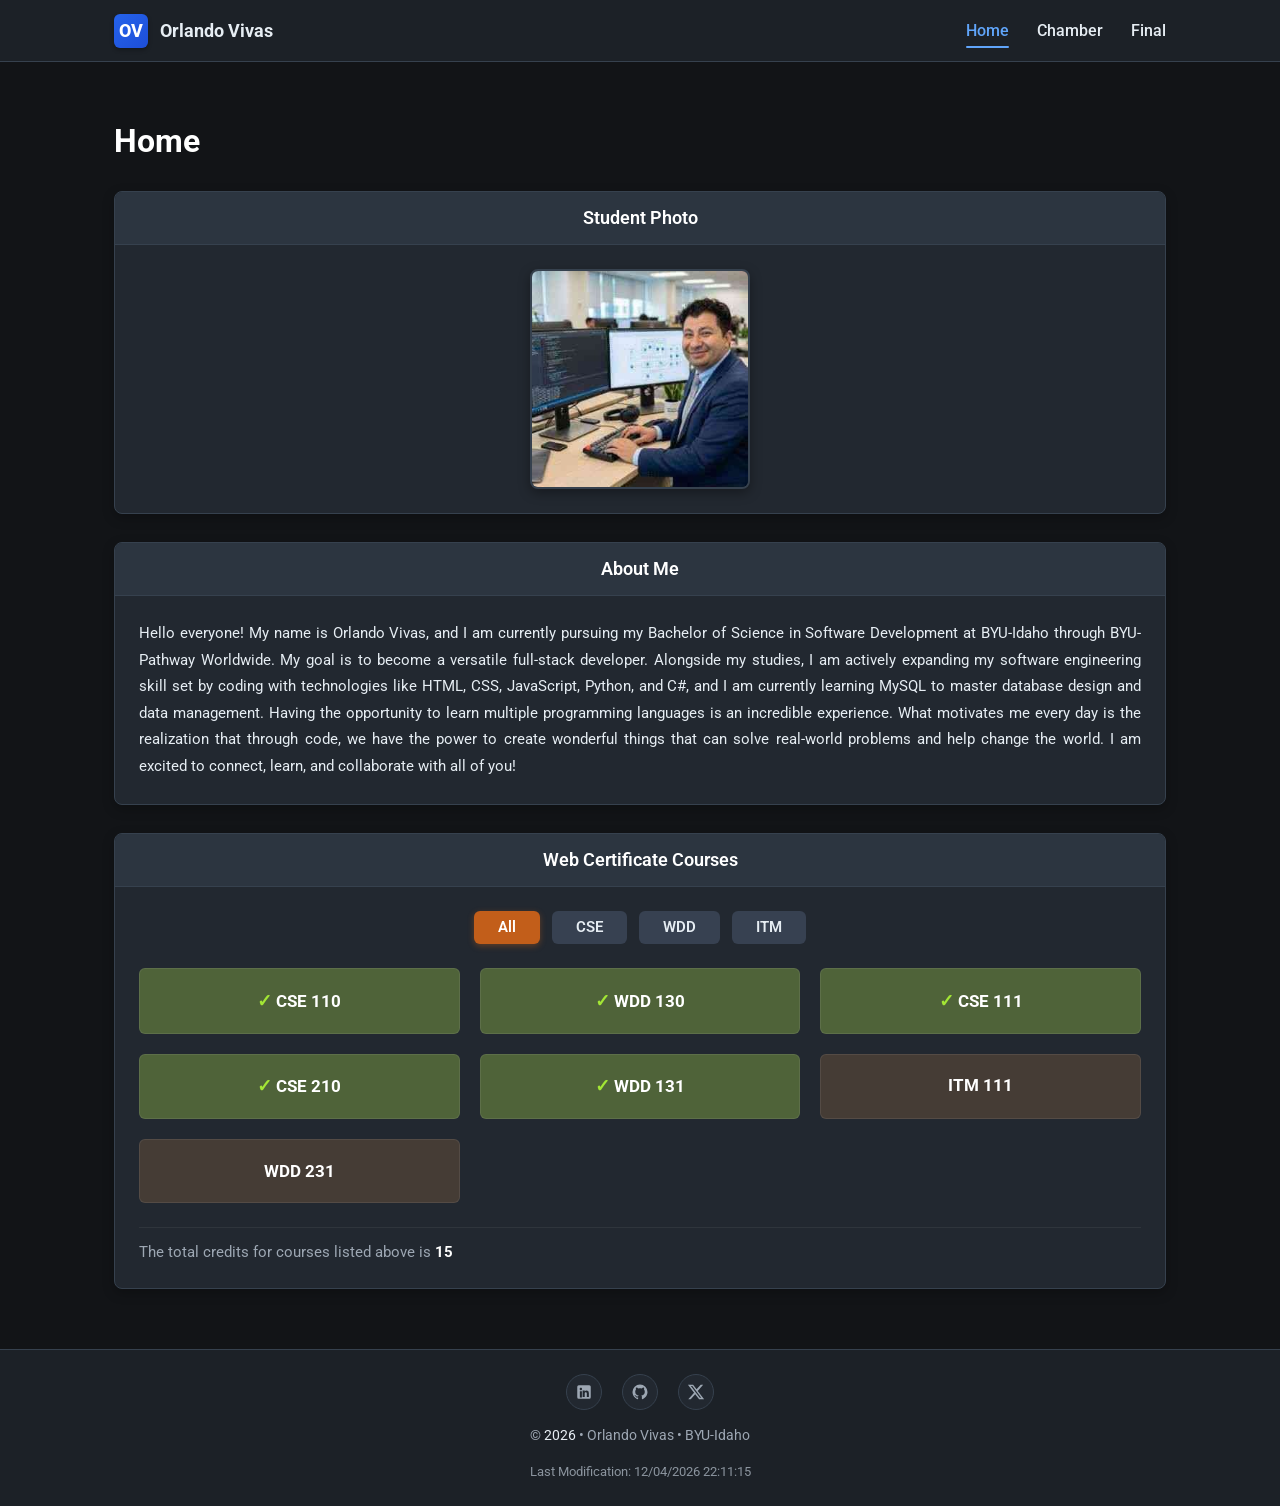
<file: index.html>
<!DOCTYPE html>
<html lang="en">
<head>
    <meta charset="UTF-8">
    <meta name="viewport" content="width=device-width, initial-scale=1.0">
    <title>WDD 231 - Course Home Page</title>
    <meta name="description" content="WDD 231 Course Home Page by Orlando Vivas featuring web development projects, certificate courses, and student portfolio.">
    <meta name="author" content="Orlando Vivas">
    
    <!-- Open Graph Meta Tags -->
    <meta property="og:title" content="WDD 231 - Course Home Page">
    <meta property="og:type" content="website">
    <meta property="og:description" content="WDD 231 Course Home Page showcasing frontend development progress, projects, and courses.">
    <meta property="og:image" content="images/student-photo.jpg">
    <meta property="og:url" content="https://vivaseliezer.github.io/wdd_231/">

    <!-- Stylesheets -->
    <link rel="stylesheet" href="styles/normalize.css">
    <link rel="stylesheet" href="styles/styles.css">

    <!-- Scripts -->
    <script src="scripts/main.js" defer></script>
    <script src="scripts/courses.js" defer></script>
</head>
<body>
    <!-- Header -->
    <header>
        <div class="header-container">
            <a href="index.html" class="logo-branding">
                <span class="logo-icon">OV</span>
                <span class="student-name">Orlando Vivas</span>
            </a>
            <button class="nav-toggle" id="nav-toggle" aria-label="Toggle Navigation Menu" aria-expanded="false">☰</button>
            <nav>
                <ul class="nav-menu" id="nav-menu">
                    <li><a href="index.html" class="active">Home</a></li>
                    <li><a href="chamber/index.html">Chamber</a></li>
                    <li><a href="final/index.html">Final</a></li>
                </ul>
            </nav>
        </div>
    </header>

    <!-- Main Content -->
    <main>
        <h1 class="page-title">Home</h1>

        <!-- Student Photo Section (Placed above About Me) -->
        <section class="card photo-card">
            <div class="card-header">
                <h2>Student Photo</h2>
            </div>
            <div class="card-body">
                <div class="student-img-container">
                    <img src="images/student-photo.jpg" alt="Student Portrait Photo of Orlando Vivas" class="student-img" width="220" height="220" loading="lazy">
                </div>
            </div>
        </section>

        <!-- About Me Section -->
        <section class="card about-card">
            <div class="card-header">
                <h2>About Me</h2>
            </div>
            <div class="card-body">
                <p class="about-text">
                    Hello everyone! My name is Orlando Vivas, and I am currently pursuing my Bachelor of Science in Software Development at BYU-Idaho through BYU-Pathway Worldwide. My goal is to become a versatile full-stack developer. Alongside my studies, I am actively expanding my software engineering skill set by coding with technologies like HTML, CSS, JavaScript, Python, and C#, and I am currently learning MySQL to master database design and data management. Having the opportunity to learn multiple programming languages is an incredible experience. What motivates me every day is the realization that through code, we have the power to create wonderful things that can solve real-world problems and help change the world. I am excited to connect, learn, and collaborate with all of you!
                </p>
            </div>
        </section>

        <!-- Courses Section -->
        <section class="card courses-section">
            <div class="card-header">
                <h2>Web Certificate Courses</h2>
            </div>
            <div class="card-body">
                <!-- Filter Buttons -->
                <div class="filter-container">
                    <button type="button" class="filter-btn active" data-filter="all">All</button>
                    <button type="button" class="filter-btn" data-filter="cse">CSE</button>
                    <button type="button" class="filter-btn" data-filter="wdd">WDD</button>
                    <button type="button" class="filter-btn" data-filter="itm">ITM</button>
                </div>

                <!-- Dynamic Course Grid -->
                <div class="courses-grid" id="courses-container">
                    <!-- Dynamic cards injected via JavaScript -->
                </div>

                <!-- Total Credits Summary -->
                <p class="credits-summary">
                    The total credits for courses listed above is <span id="total-credits" class="credits-count">0</span>
                </p>
            </div>
        </section>
    </main>

    <!-- Course Details Modal Dialog -->
    <dialog id="course-dialog">
        <div class="dialog-content">
            <div class="dialog-header">
                <h3 id="dialog-title">Course Details</h3>
                <button type="button" id="close-dialog" class="close-btn" aria-label="Close modal">&times;</button>
            </div>
            <div class="dialog-body">
                <p><strong>Subject:</strong> <span id="dialog-subject"></span></p>
                <p><strong>Title:</strong> <span id="dialog-title-name"></span></p>
                <p><strong>Credits:</strong> <span id="dialog-credits"></span></p>
                <p><strong>Certificate:</strong> <span id="dialog-cert"></span></p>
                <p><strong>Description:</strong> <span id="dialog-desc"></span></p>
                <p><strong>Technologies:</strong></p>
                <div id="dialog-tech"></div>
            </div>
        </div>
    </dialog>

    <!-- Footer -->
    <footer>
        <div class="footer-container">
            <!-- Social Media Icons -->
            <div class="social-links">
                <a href="https://linkedin.com" target="_blank" rel="noopener noreferrer" class="social-link" aria-label="LinkedIn Profile">
                    <svg viewBox="0 0 24 24"><path d="M19 3a2 2 0 0 1 2 2v14a2 2 0 0 1-2 2H5a2 2 0 0 1-2-2V5a2 2 0 0 1 2-2h14m-.5 15.5v-5.3a3.26 3.26 0 0 0-3.26-3.26c-.85 0-1.84.52-2.28 1.3v-1.11h-2.79v8.37h2.79v-4.93c0-.77.62-1.4 1.39-1.4a1.4 1.4 0 0 1 1.4 1.4v4.93h2.75M6.46 10.9v8.37H9.2V10.9H6.46M7.83 6.25c-.9 0-1.63.73-1.63 1.63s.73 1.63 1.63 1.63 1.63-.73 1.63-1.63-.73-1.63-1.63-1.63Z"/></svg>
                </a>
                <a href="https://github.com/vivaseliezer" target="_blank" rel="noopener noreferrer" class="social-link" aria-label="GitHub Profile">
                    <svg viewBox="0 0 24 24"><path d="M12 2A10 10 0 0 0 2 12c0 4.42 2.87 8.17 6.84 9.5.5.08.66-.23.66-.5v-1.69c-2.77.6-3.36-1.34-3.36-1.34-.46-1.16-1.11-1.47-1.11-1.47-.91-.62.07-.6.07-.6 1 .07 1.53 1.03 1.53 1.03.87 1.52 2.34 1.07 2.91.83.1-.65.35-1.09.63-1.34-2.22-.25-4.55-1.11-4.55-4.92 0-1.11.38-2 1.03-2.71-.1-.25-.45-1.29.1-2.64 0 0 .84-.27 2.75 1.02.79-.22 1.65-.33 2.5-.33.85 0 1.71.11 2.5.33 1.91-1.29 2.75-1.02 2.75-1.02.55 1.35.2 2.39.1 2.64.65.71 1.03 1.6 1.03 2.71 0 3.82-2.34 4.66-4.57 4.91.36.31.69.92.69 1.85V21c0 .27.16.59.67.5C19.14 20.16 22 16.42 22 12A10 10 0 0 0 12 2Z"/></svg>
                </a>
                <a href="https://twitter.com" target="_blank" rel="noopener noreferrer" class="social-link" aria-label="X / Twitter Profile">
                    <svg viewBox="0 0 24 24"><path d="M18.244 2.25h3.308l-7.227 8.26 8.502 11.24H16.17l-5.214-6.817L4.99 21.75H1.68l7.73-8.835L1.254 2.25H8.08l4.713 6.231zm-1.161 17.52h1.833L7.084 4.126H5.117z"/></svg>
                </a>
            </div>

            <!-- Copyright and Student Information -->
            <p class="footer-info">
                &copy; <span id="currentyear"></span> &bull; Orlando Vivas &bull; BYU-Idaho
            </p>

            <!-- Dynamic Last Modified -->
            <p class="last-modified">
                Last Modification: <span id="lastModified"></span>
            </p>
        </div>
    </footer>
</body>
</html>
</file>
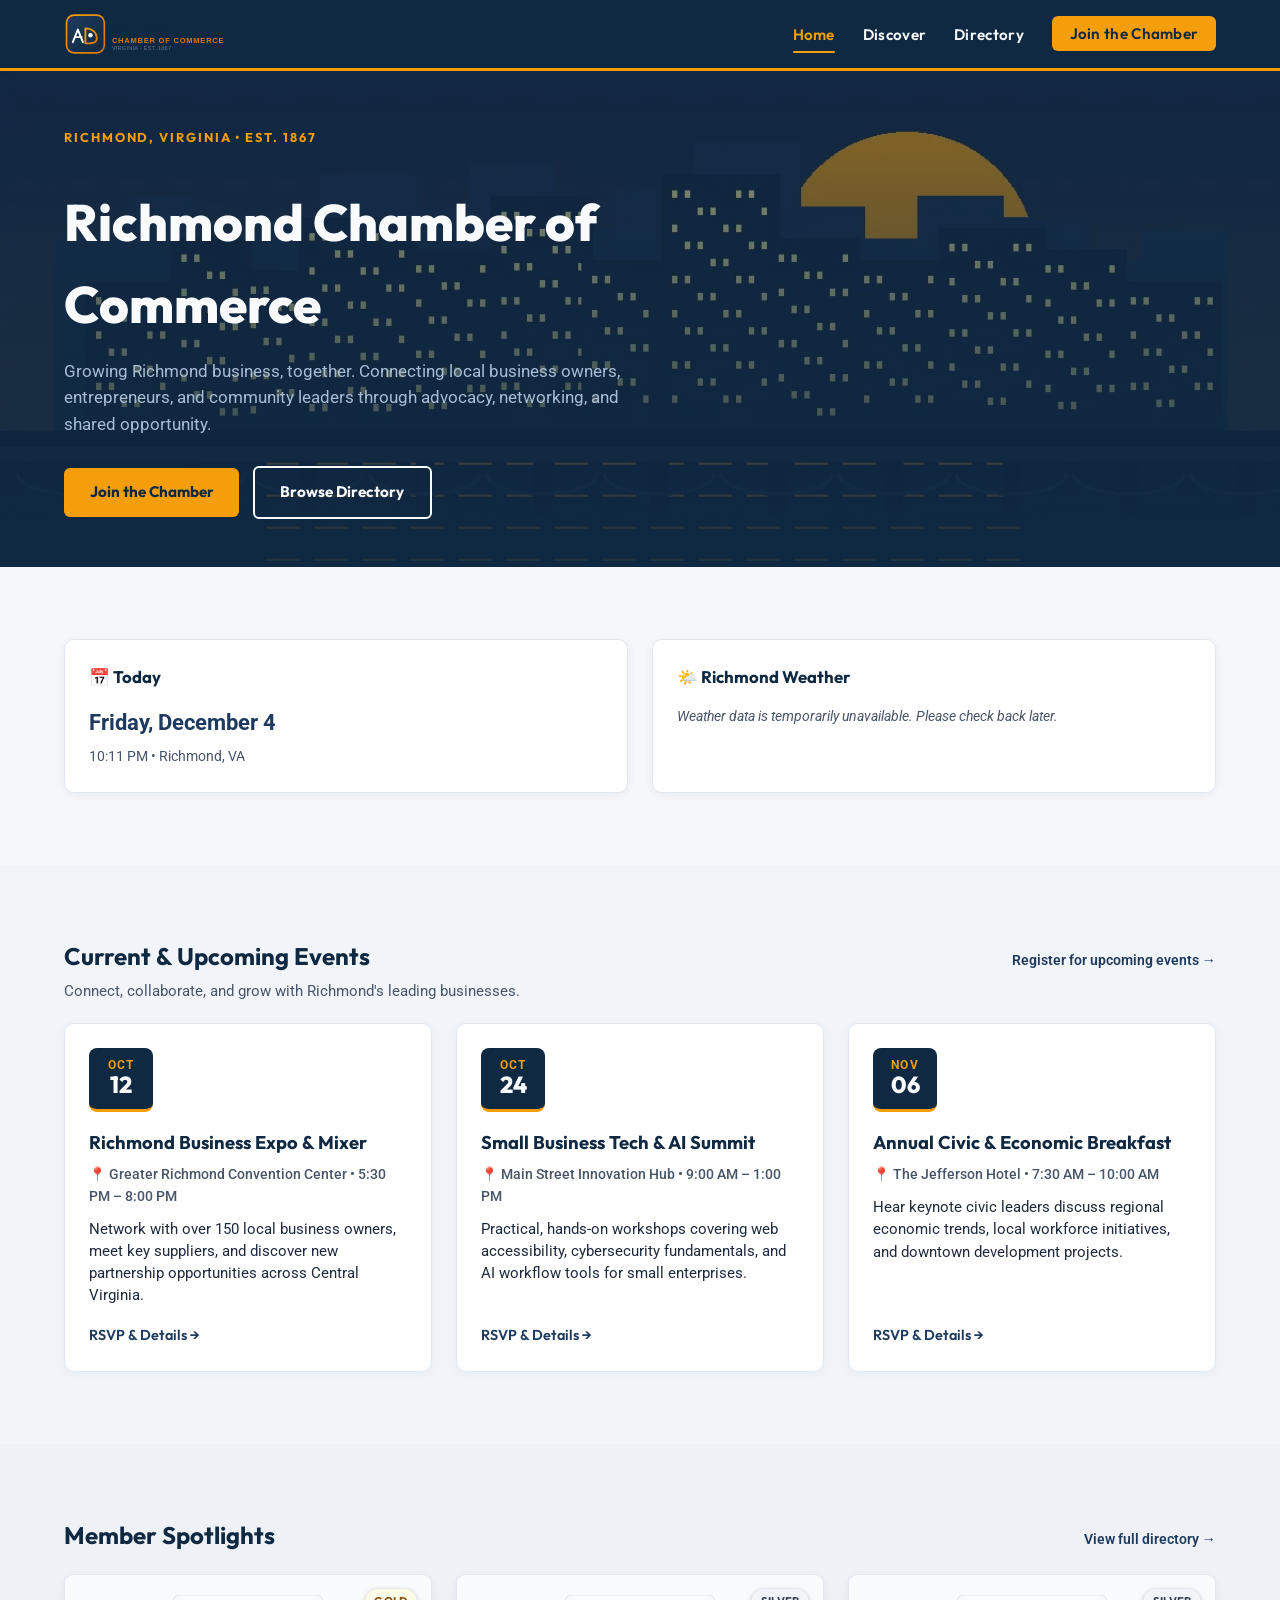
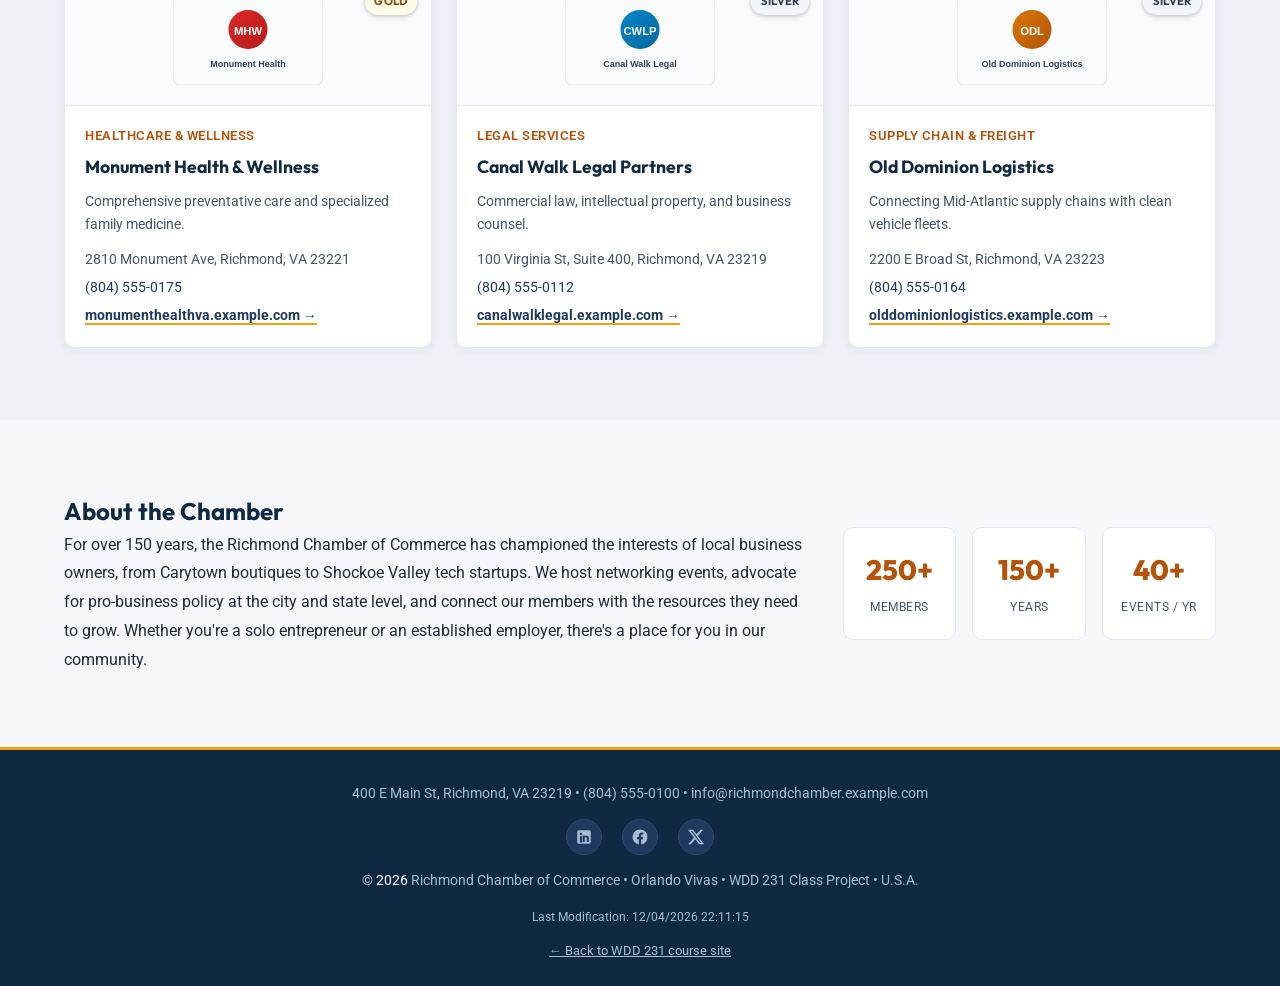
<file: chamber/index.html>
<!DOCTYPE html>
<html lang="en">
<head>
    <meta charset="UTF-8">
    <meta name="viewport" content="width=device-width, initial-scale=1.0">
    <title>Richmond Chamber of Commerce</title>
    <meta name="description" content="Richmond Chamber of Commerce — connecting local businesses, members, and the community in Richmond, Virginia.">
    <meta name="author" content="Orlando Vivas">
    <link rel="icon" href="images/favicon.ico" type="image/x-icon">

    <!-- Google Fonts -->
    <link rel="preconnect" href="https://fonts.googleapis.com">
    <link rel="preconnect" href="https://fonts.gstatic.com" crossorigin>
    <link href="https://fonts.googleapis.com/css2?family=Outfit:wght@400;500;600;700;800&family=Roboto:wght@300;400;500;700&display=swap" rel="stylesheet">

    <!-- Open Graph Meta Tags -->
    <meta property="og:title" content="Richmond Chamber of Commerce | Virginia Business Network">
    <meta property="og:type" content="website">
    <meta property="og:description" content="Richmond Chamber of Commerce connects local businesses, members, and the community in Richmond, Virginia.">
    <meta property="og:image" content="https://vivaseliezer.github.io/wdd231/chamber/images/richmond-hero.webp">
    <meta property="og:url" content="https://vivaseliezer.github.io/wdd231/chamber/index.html">

    <!-- Stylesheets -->
    <link rel="stylesheet" href="styles/normalize.css">
    <link rel="stylesheet" href="styles/styles.css">

    <!-- Scripts -->
    <script src="scripts/main.js" defer></script>
    <script src="scripts/weather.js" defer></script>
    <script src="scripts/spotlights.js" defer></script>
</head>
<body>
    <!-- Header -->
    <header>
        <div class="header-container">
            <a href="index.html" class="logo-branding">
                <img src="images/chamber-logo.svg" alt="Richmond Chamber of Commerce logo" class="chamber-logo">
            </a>
            <button class="nav-toggle" id="nav-toggle" aria-label="Toggle Navigation Menu" aria-expanded="false">☰</button>
            <nav>
                <ul class="nav-menu" id="nav-menu">
                    <li><a href="index.html" class="active">Home</a></li>
                    <li><a href="discover.html">Discover</a></li>
                    <li><a href="directory.html">Directory</a></li>
                    <li class="nav-cta"><a href="join.html">Join the Chamber</a></li>
                </ul>
            </nav>
        </div>
    </header>

    <!-- Main Content -->
    <main>
        <!-- Hero -->
        <section class="hero">
            <picture class="hero-picture">
                <img src="images/richmond-hero.webp" alt="Richmond Virginia skyline along the James River" class="hero-img" width="1200" height="600" fetchpriority="high">
            </picture>
            <div class="hero-overlay"></div>
            <div class="hero-content">
                <p class="hero-eyebrow">Richmond, Virginia &bull; Est. 1867</p>
                <h1 class="hero-title">Richmond Chamber of Commerce</h1>
                <p class="hero-subtitle">Growing Richmond business, together. Connecting local business owners, entrepreneurs, and community leaders through advocacy, networking, and shared opportunity.</p>
                <div class="hero-actions">
                    <a href="join.html" class="btn btn-primary cta-btn">Join the Chamber</a>
                    <a href="directory.html" class="btn btn-secondary">Browse Directory</a>
                </div>
            </div>
        </section>

        <!-- Date & Weather -->
        <section class="info-section">
            <div class="content-wrap">
                <div class="glance-grid">
                    <div class="glance-card">
                        <h3>📅 Today</h3>
                        <p class="date-display" id="current-date">Loading date&hellip;</p>
                        <p class="date-sub" id="current-date-sub"></p>
                    </div>
                    <div class="glance-card">
                        <h3>🌤️ Richmond Weather</h3>
                        <div id="weather-widget">
                            <p class="error-msg">Loading current conditions&hellip;</p>
                        </div>
                    </div>
                </div>
            </div>
        </section>

        <!-- Current Events -->
        <section class="info-section events-section">
            <div class="content-wrap">
                <div class="section-header">
                    <div>
                        <h2 class="section-title">Current &amp; Upcoming Events</h2>
                        <p class="section-intro">Connect, collaborate, and grow with Richmond's leading businesses.</p>
                    </div>
                    <a href="join.html" class="section-link">Register for upcoming events &rarr;</a>
                </div>
                <div class="events-grid">
                    <article class="event-card">
                        <div class="event-date">
                            <span class="event-month">OCT</span>
                            <span class="event-day">12</span>
                        </div>
                        <div class="event-body">
                            <h3 class="event-heading">Richmond Business Expo &amp; Mixer</h3>
                            <p class="event-meta">📍 Greater Richmond Convention Center &bull; 5:30 PM &ndash; 8:00 PM</p>
                            <p class="event-desc">Network with over 150 local business owners, meet key suppliers, and discover new partnership opportunities across Central Virginia.</p>
                            <a href="join.html" class="event-action">RSVP &amp; Details &rarr;</a>
                        </div>
                    </article>
                    <article class="event-card">
                        <div class="event-date">
                            <span class="event-month">OCT</span>
                            <span class="event-day">24</span>
                        </div>
                        <div class="event-body">
                            <h3 class="event-heading">Small Business Tech &amp; AI Summit</h3>
                            <p class="event-meta">📍 Main Street Innovation Hub &bull; 9:00 AM &ndash; 1:00 PM</p>
                            <p class="event-desc">Practical, hands-on workshops covering web accessibility, cybersecurity fundamentals, and AI workflow tools for small enterprises.</p>
                            <a href="join.html" class="event-action">RSVP &amp; Details &rarr;</a>
                        </div>
                    </article>
                    <article class="event-card">
                        <div class="event-date">
                            <span class="event-month">NOV</span>
                            <span class="event-day">06</span>
                        </div>
                        <div class="event-body">
                            <h3 class="event-heading">Annual Civic &amp; Economic Breakfast</h3>
                            <p class="event-meta">📍 The Jefferson Hotel &bull; 7:30 AM &ndash; 10:00 AM</p>
                            <p class="event-desc">Hear keynote civic leaders discuss regional economic trends, local workforce initiatives, and downtown development projects.</p>
                            <a href="join.html" class="event-action">RSVP &amp; Details &rarr;</a>
                        </div>
                    </article>
                </div>
            </div>
        </section>

        <!-- Member Spotlights -->
        <section class="info-section alt">
            <div class="content-wrap">
                <div class="section-header">
                    <h2 class="section-title">Member Spotlights</h2>
                    <a href="directory.html" class="section-link">View full directory &rarr;</a>
                </div>
                <div class="spotlights-grid" id="spotlights-container">
                    <p class="error-msg">Loading member spotlights&hellip;</p>
                </div>
            </div>
        </section>

        <!-- About / Stats -->
        <section class="info-section">
            <div class="content-wrap">
                <div class="about-grid">
                    <div>
                        <h2 class="section-title">About the Chamber</h2>
                        <p class="about-text">
                            For over 150 years, the Richmond Chamber of Commerce has championed the interests of local business owners, from Carytown boutiques to Shockoe Valley tech startups. We host networking events, advocate for pro-business policy at the city and state level, and connect our members with the resources they need to grow. Whether you're a solo entrepreneur or an established employer, there's a place for you in our community.
                        </p>
                    </div>
                    <div class="stats-row">
                        <div class="stat-box">
                            <span class="stat-number">250+</span>
                            <span class="stat-label">Members</span>
                        </div>
                        <div class="stat-box">
                            <span class="stat-number">150+</span>
                            <span class="stat-label">Years</span>
                        </div>
                        <div class="stat-box">
                            <span class="stat-number">40+</span>
                            <span class="stat-label">Events / yr</span>
                        </div>
                    </div>
                </div>
            </div>
        </section>
    </main>

    <!-- Footer -->
    <footer>
        <div class="footer-container">
            <p class="footer-contact">400 E Main St, Richmond, VA 23219 &bull; (804) 555-0100 &bull; info@richmondchamber.example.com</p>
            <div class="social-links">
                <a href="https://linkedin.com" target="_blank" rel="noopener noreferrer" class="social-link" aria-label="LinkedIn Profile">
                    <svg viewBox="0 0 24 24"><path d="M19 3a2 2 0 0 1 2 2v14a2 2 0 0 1-2 2H5a2 2 0 0 1-2-2V5a2 2 0 0 1 2-2h14m-.5 15.5v-5.3a3.26 3.26 0 0 0-3.26-3.26c-.85 0-1.84.52-2.28 1.3v-1.11h-2.79v8.37h2.79v-4.93c0-.77.62-1.4 1.39-1.4a1.4 1.4 0 0 1 1.4 1.4v4.93h2.75M6.46 10.9v8.37H9.2V10.9H6.46M7.83 6.25c-.9 0-1.63.73-1.63 1.63s.73 1.63 1.63 1.63 1.63-.73 1.63-1.63-.73-1.63-1.63-1.63Z"/></svg>
                </a>
                <a href="https://facebook.com" target="_blank" rel="noopener noreferrer" class="social-link" aria-label="Facebook Page">
                    <svg viewBox="0 0 24 24"><path d="M22 12a10 10 0 1 0-11.56 9.88v-6.99H7.9V12h2.54V9.8c0-2.5 1.49-3.89 3.77-3.89 1.09 0 2.23.2 2.23.2v2.45h-1.26c-1.24 0-1.63.77-1.63 1.56V12h2.77l-.44 2.89h-2.33v6.99A10 10 0 0 0 22 12Z"/></svg>
                </a>
                <a href="https://twitter.com" target="_blank" rel="noopener noreferrer" class="social-link" aria-label="X / Twitter Profile">
                    <svg viewBox="0 0 24 24"><path d="M18.244 2.25h3.308l-7.227 8.26 8.502 11.24H16.17l-5.214-6.817L4.99 21.75H1.68l7.73-8.835L1.254 2.25H8.08l4.713 6.231zm-1.161 17.52h1.833L7.084 4.126H5.117z"/></svg>
                </a>
            </div>
            <p class="footer-info">
                &copy; <span id="currentyear"></span> Richmond Chamber of Commerce &bull; Orlando Vivas &bull; WDD 231 Class Project &bull; U.S.A.
            </p>
            <p class="last-modified">Last Modification: <span id="lastModified"></span></p>
            <a href="../index.html" class="footer-course-link">&larr; Back to WDD 231 course site</a>
        </div>
    </footer>
</body>
</html>
</file>
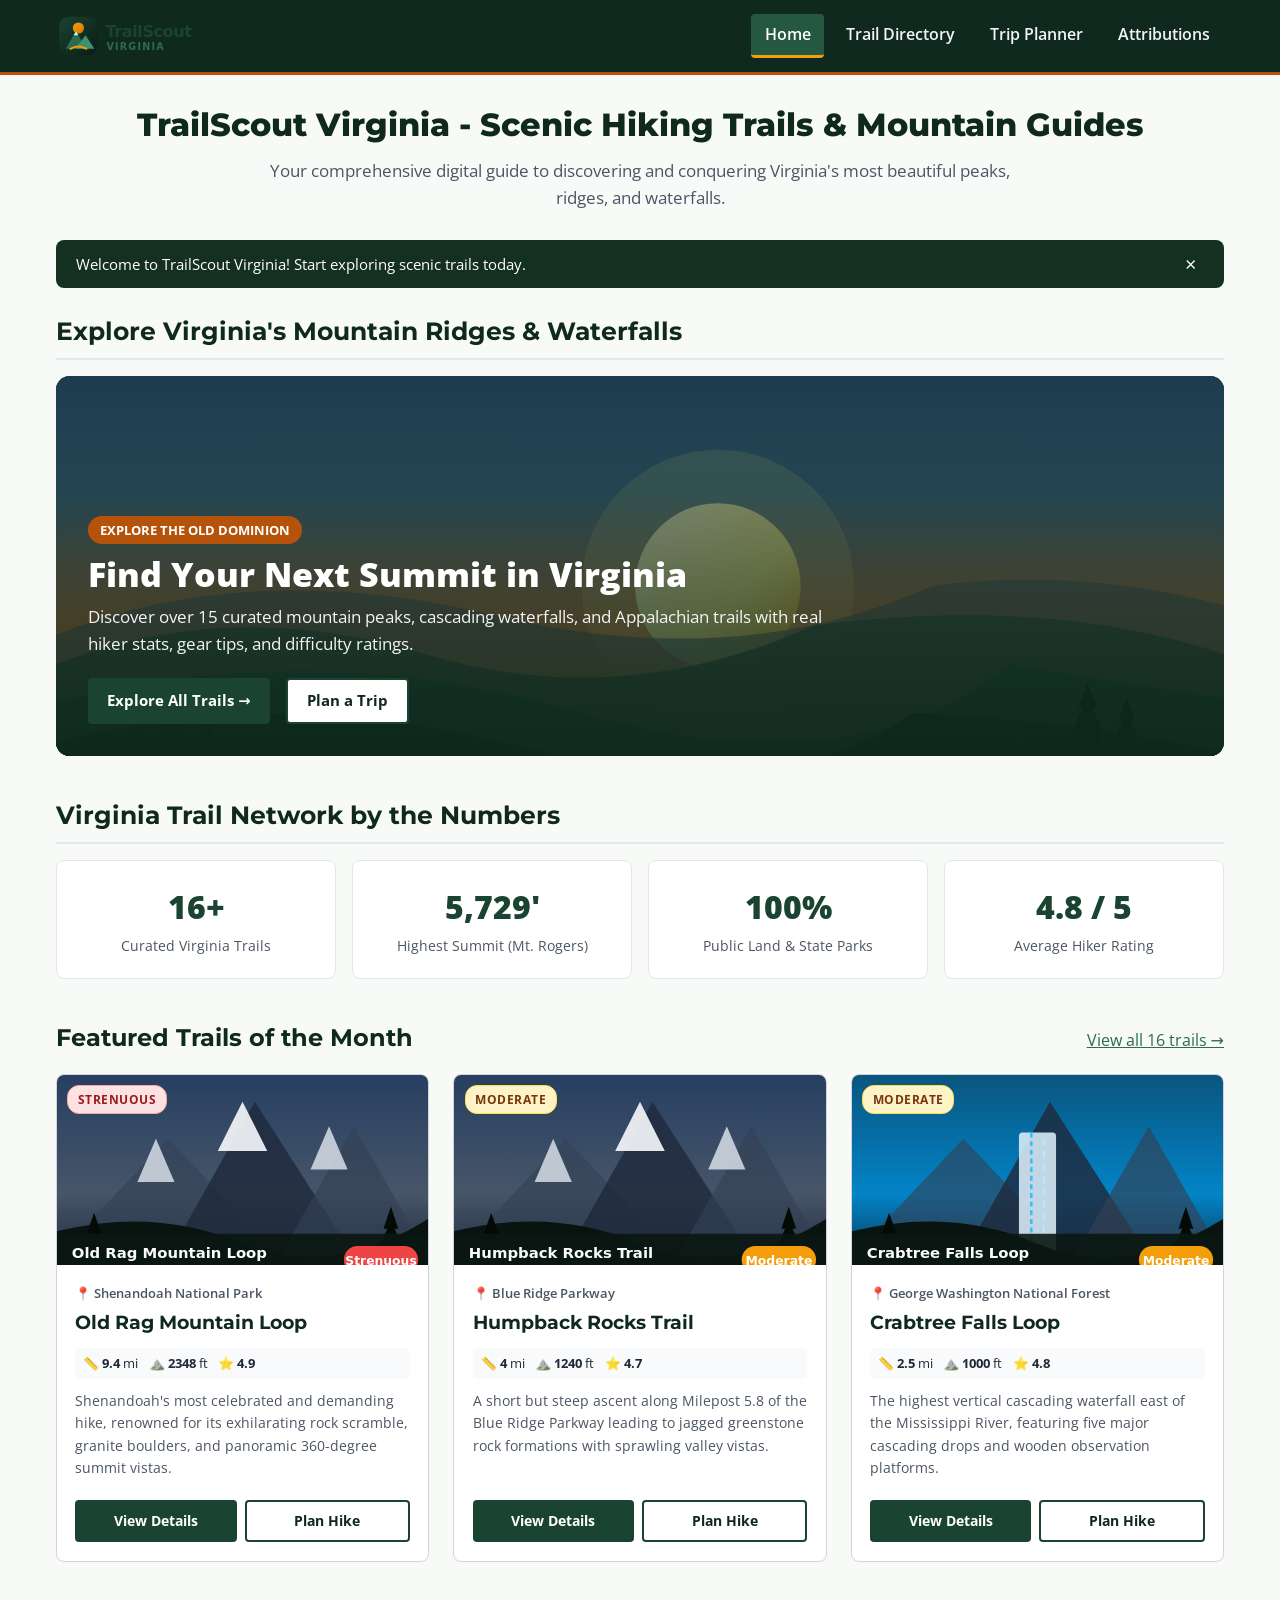
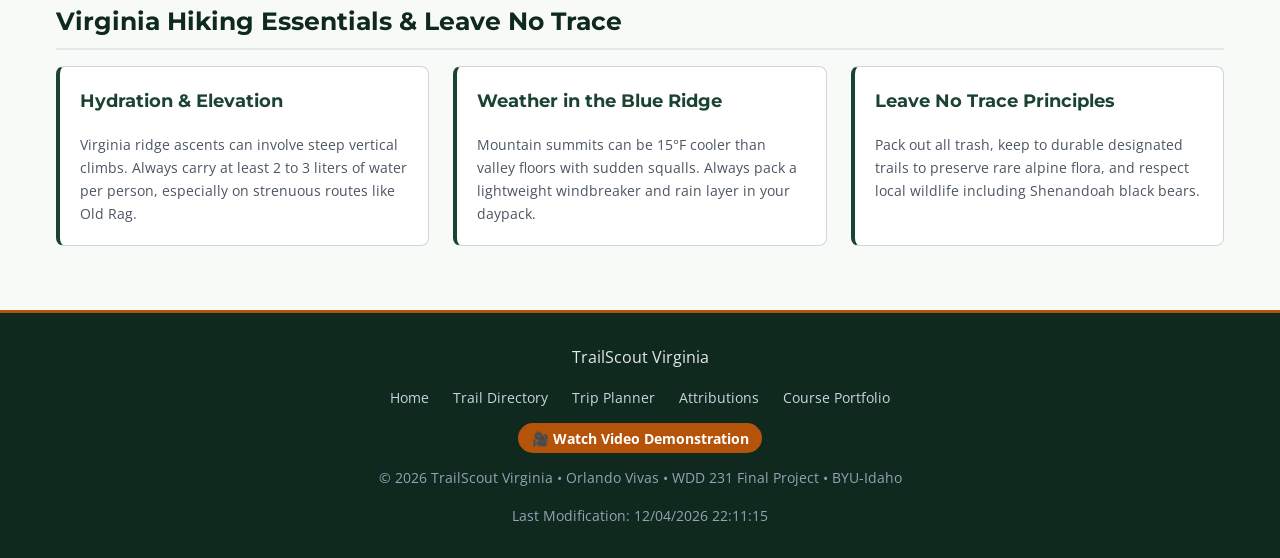
<file: final/index.html>
<!DOCTYPE html>
<html lang="en">
<head>
    <meta charset="UTF-8">
    <meta name="viewport" content="width=device-width, initial-scale=1.0">
    <title>TrailScout Virginia - Scenic Hiking Trails & Mountain Guides</title>
    <meta name="description" content="Discover, filter, and plan scenic hikes across Virginia's Blue Ridge Mountains, Shenandoah National Park, and cascading waterfalls with TrailScout Virginia.">
    <meta name="author" content="Orlando Vivas">

    <!-- Google Fonts API (Required Preconnect and Stylesheet) -->
    <link rel="preconnect" href="https://fonts.googleapis.com">
    <link rel="preconnect" href="https://fonts.gstatic.com" crossorigin>
    <link href="https://fonts.googleapis.com/css2?family=Montserrat:wght@400;600;700;800&family=Open+Sans:wght@400;600&display=swap" rel="stylesheet">

    <!-- Open Graph Metadata -->
    <meta property="og:title" content="TrailScout Virginia - Scenic Hiking Trails & Mountain Guides">
    <meta property="og:type" content="website">
    <meta property="og:description" content="Explore top Virginia hiking trails, from Old Rag to McAfee Knob. Filter by difficulty, save favorites, and plan your outdoor adventure.">
    <meta property="og:image" content="https://vivaseliezer.github.io/wdd231/final/images/hero-virginia.svg">
    <meta property="og:url" content="https://vivaseliezer.github.io/wdd231/final/index.html">

    <!-- Favicon -->
    <link rel="icon" href="images/favicon.svg" type="image/svg+xml">

    <!-- Stylesheets -->
    <link rel="stylesheet" href="styles/normalize.css">
    <link rel="stylesheet" href="styles/styles.css">

    <!-- Scripts (ES Module & Global) -->
    <script src="scripts/main.js" defer></script>
    <script type="module" src="scripts/home.js"></script>
</head>
<body>
    <!-- Site Header & Responsive Navigation -->
    <header>
        <div class="header-wrapper">
            <a href="index.html" class="logo-branding" aria-label="TrailScout Virginia Home">
                <img src="images/logo.svg" alt="TrailScout Virginia Logo" class="site-logo-img" width="180" height="45">
            </a>
            <button class="nav-toggle" id="nav-toggle" aria-label="Toggle Navigation Menu" aria-expanded="false">☰</button>
            <nav class="site-nav" aria-label="Main Navigation">
                <ul class="nav-menu" id="nav-menu">
                    <li><a href="index.html" class="active">Home</a></li>
                    <li><a href="trails.html">Trail Directory</a></li>
                    <li><a href="planner.html">Trip Planner</a></li>
                    <li><a href="attributions.html">Attributions</a></li>
                </ul>
            </nav>
        </div>
    </header>

    <!-- Main Content -->
    <main id="main-content">
        <!-- Single <h1> matching title -->
        <h1 class="page-title">TrailScout Virginia - Scenic Hiking Trails & Mountain Guides</h1>
        <p class="page-tagline">Your comprehensive digital guide to discovering and conquering Virginia's most beautiful peaks, ridges, and waterfalls.</p>

        <!-- Visitor Greeting Banner (LocalStorage tracking) -->
        <div class="visitor-banner" id="visitor-banner" role="status">
            <p id="visitor-greeting-message">Welcome to TrailScout Virginia! Start exploring scenic trails today.</p>
            <button type="button" class="btn-close-banner" id="btn-close-banner" aria-label="Close welcome message">&times;</button>
        </div>

        <!-- Section 1: Hero Banner with h2 -->
        <section class="hero-section" aria-label="Virginia Hiking Introduction">
            <h2>Explore Virginia's Mountain Ridges & Waterfalls</h2>
            <div class="hero-wrapper">
                <img src="images/hero-virginia.svg" alt="Virginia Blue Ridge Mountains ridgeline at sunrise with pine trees and hiker silhouette" class="hero-img" width="1200" height="500">
                <div class="hero-overlay">
                    <div class="hero-content">
                        <span class="hero-tag">Explore The Old Dominion</span>
                        <p class="hero-heading">Find Your Next Summit in Virginia</p>
                        <p class="hero-desc">Discover over 15 curated mountain peaks, cascading waterfalls, and Appalachian trails with real hiker stats, gear tips, and difficulty ratings.</p>
                        <div class="hero-actions">
                            <a href="trails.html" class="action-btn">Explore All Trails &rarr;</a>
                            <a href="planner.html" class="outline-btn">Plan a Trip</a>
                        </div>
                    </div>
                </div>
            </div>
        </section>

        <!-- Section 2: Quick Stats Strip with h2 -->
        <section class="stats-section" aria-label="Trail Network Highlights">
            <h2>Virginia Trail Network by the Numbers</h2>
            <div class="stats-grid">
                <div class="stat-box">
                    <span class="stat-number">16+</span>
                    <span class="stat-desc">Curated Virginia Trails</span>
                </div>
                <div class="stat-box">
                    <span class="stat-number">5,729'</span>
                    <span class="stat-desc">Highest Summit (Mt. Rogers)</span>
                </div>
                <div class="stat-box">
                    <span class="stat-number">100%</span>
                    <span class="stat-desc">Public Land & State Parks</span>
                </div>
                <div class="stat-box">
                    <span class="stat-number">4.8 / 5</span>
                    <span class="stat-desc">Average Hiker Rating</span>
                </div>
            </div>
        </section>

        <!-- Section 3: Featured Trails Spotlight with h2 -->
        <section class="featured-section" aria-label="Featured Virginia Trails">
            <div class="section-top-bar">
                <h2>Featured Trails of the Month</h2>
                <a href="trails.html">View all 16 trails &rarr;</a>
            </div>
            <div class="featured-grid" id="featured-trails-grid">
                <p>Loading featured Virginia trails...</p>
            </div>
        </section>

        <!-- Section 4: Trail Preparedness Guides with h2 -->
        <section class="guides-section" aria-label="Virginia Trail Safety & Essentials">
            <h2>Virginia Hiking Essentials & Leave No Trace</h2>
            <div class="guides-grid">
                <article class="guide-panel">
                    <h3>Hydration & Elevation</h3>
                    <p>Virginia ridge ascents can involve steep vertical climbs. Always carry at least 2 to 3 liters of water per person, especially on strenuous routes like Old Rag.</p>
                </article>
                <article class="guide-panel">
                    <h3>Weather in the Blue Ridge</h3>
                    <p>Mountain summits can be 15°F cooler than valley floors with sudden squalls. Always pack a lightweight windbreaker and rain layer in your daypack.</p>
                </article>
                <article class="guide-panel">
                    <h3>Leave No Trace Principles</h3>
                    <p>Pack out all trash, keep to durable designated trails to preserve rare alpine flora, and respect local wildlife including Shenandoah black bears.</p>
                </article>
            </div>
        </section>
    </main>

    <!-- Modal Dialog Component (HTML5 <dialog>) -->
    <dialog id="trail-modal" class="trail-dialog" aria-labelledby="modal-trail-name">
        <div class="modal-dialog-inner">
            <button type="button" class="modal-close-btn" aria-label="Close dialog">&times;</button>
            <div class="modal-content-body">
                <!-- Content dynamically populated by modal.mjs -->
            </div>
        </div>
    </dialog>

    <!-- Site Footer -->
    <footer>
        <div class="footer-wrapper">
            <div>TrailScout Virginia</div>
            <nav class="footer-nav" aria-label="Footer Navigation">
                <a href="index.html">Home</a>
                <a href="trails.html">Trail Directory</a>
                <a href="planner.html">Trip Planner</a>
                <a href="attributions.html">Attributions</a>
                <a href="../index.html">Course Portfolio</a>
            </nav>
            <div>
                <a href="https://youtu.be/98jCOsJvnR8" target="_blank" rel="noopener noreferrer" class="video-link-highlight" aria-label="Watch W06 JavaScript Functionality Video Demonstration">
                    🎥 Watch Video Demonstration
                </a>
            </div>
            <p class="footer-meta">
                &copy; <span id="currentyear"></span> TrailScout Virginia &bull; Orlando Vivas &bull; WDD 231 Final Project &bull; BYU-Idaho
            </p>
            <p class="footer-meta">
                Last Modification: <span id="lastModified"></span>
            </p>
        </div>
    </footer>
</body>
</html>
</file>
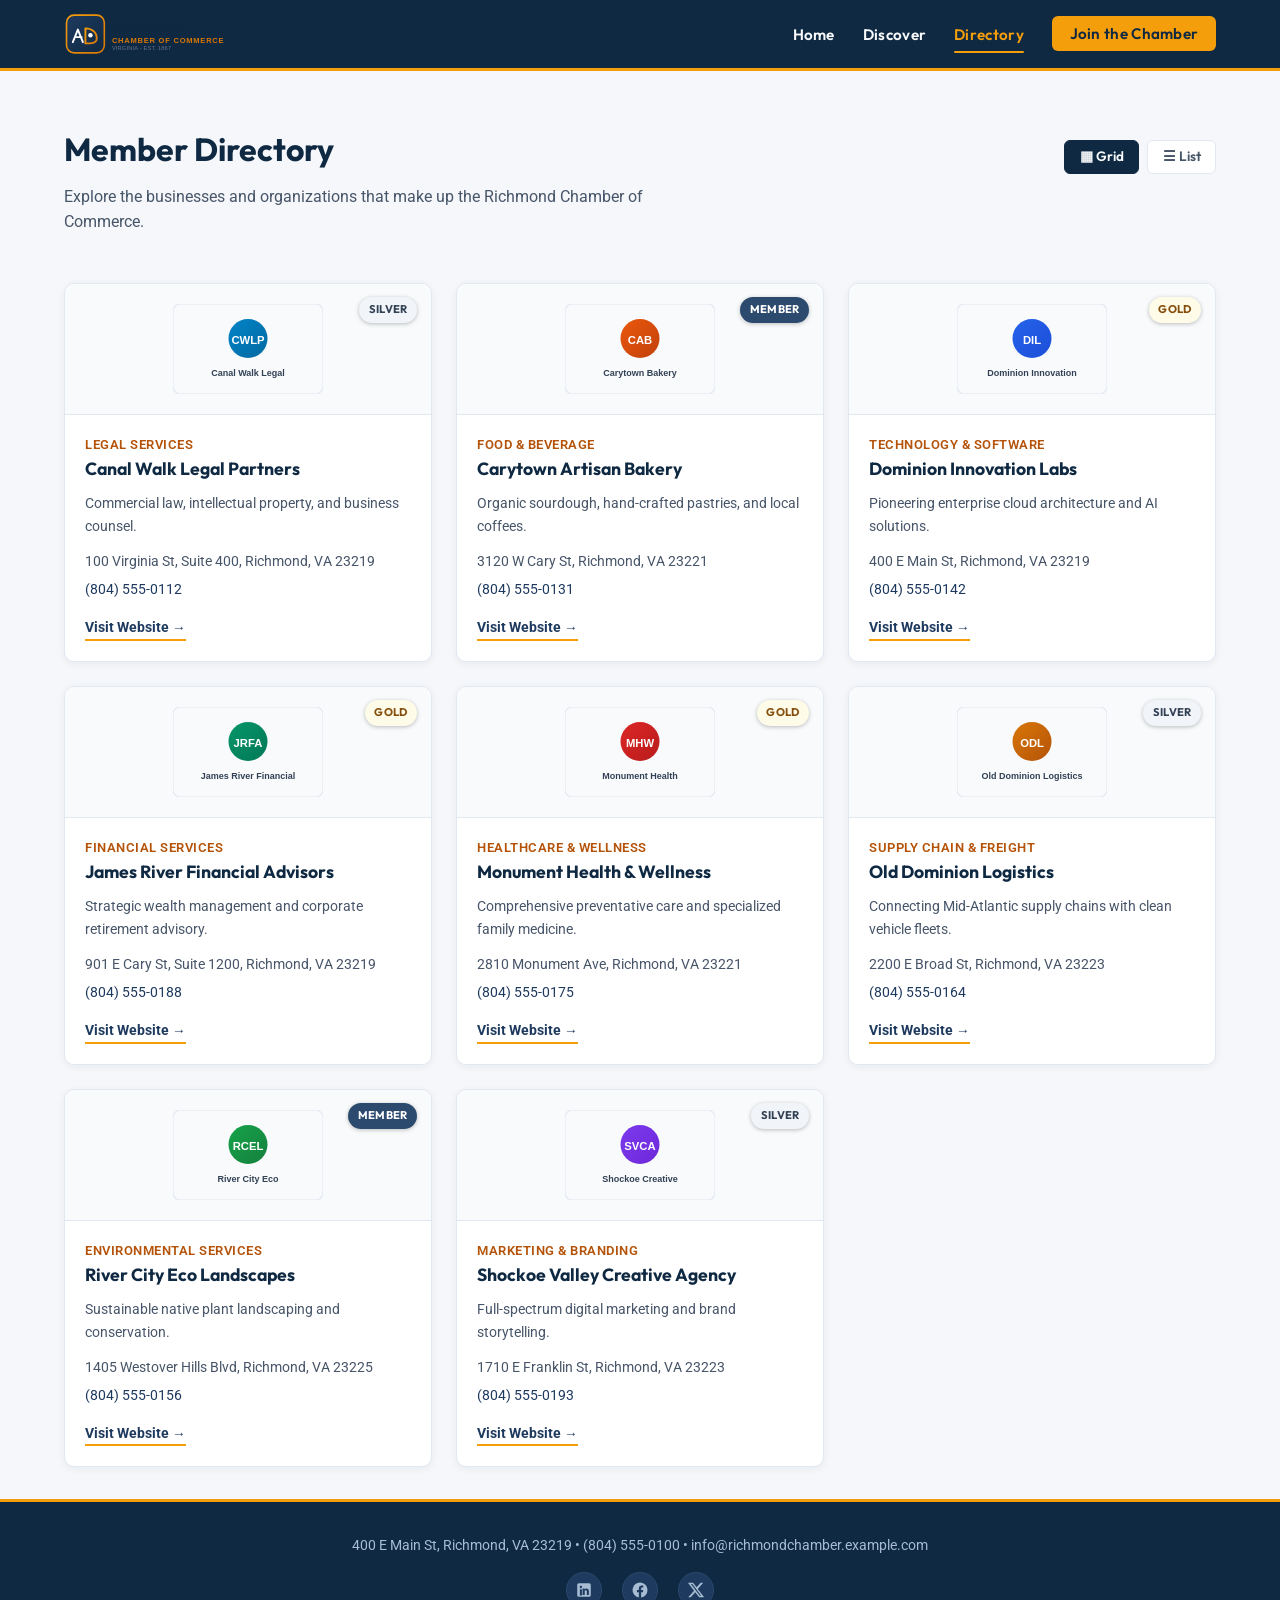
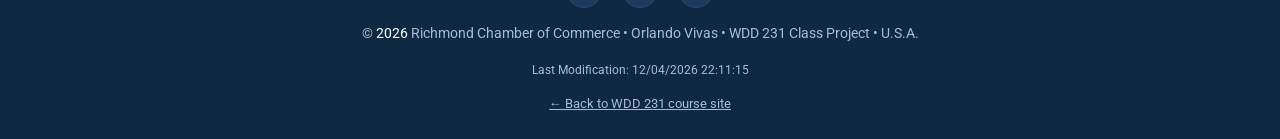
<file: chamber/directory.html>
<!DOCTYPE html>
<html lang="en">
<head>
    <meta charset="UTF-8">
    <meta name="viewport" content="width=device-width, initial-scale=1.0">
    <title>Member Directory | Richmond Chamber of Commerce</title>
    <meta name="description" content="Browse the full member directory of the Richmond Chamber of Commerce.">
    <meta name="author" content="Orlando Vivas">
    <link rel="icon" href="images/favicon.ico" type="image/x-icon">

    <!-- Facebook / Open Graph -->
    <meta property="og:title" content="Member Directory | Richmond Chamber of Commerce">
    <meta property="og:description" content="Browse the full member directory of the Richmond Chamber of Commerce.">
    <meta property="og:image" content="https://vivaseliezer.github.io/wdd231/chamber/images/richmond-hero.webp">
    <meta property="og:url" content="https://vivaseliezer.github.io/wdd231/chamber/directory.html">
    <meta property="og:type" content="website">

    <!-- Google Fonts -->
    <link rel="preconnect" href="https://fonts.googleapis.com">
    <link rel="preconnect" href="https://fonts.gstatic.com" crossorigin>
    <link href="https://fonts.googleapis.com/css2?family=Outfit:wght@400;500;600;700;800&family=Roboto:wght@300;400;500;700&display=swap" rel="stylesheet">

    <!-- Stylesheets -->
    <link rel="stylesheet" href="styles/normalize.css">
    <link rel="stylesheet" href="styles/styles.css">

    <!-- Scripts -->
    <script src="scripts/main.js" defer></script>
    <script src="scripts/directory.js" defer></script>
</head>
<body>
    <!-- Header -->
    <header>
        <div class="header-container">
            <a href="index.html" class="logo-branding">
                <img src="images/chamber-logo.svg" alt="Richmond Chamber of Commerce logo" class="chamber-logo">
            </a>
            <button class="nav-toggle" id="nav-toggle" aria-label="Toggle Navigation Menu" aria-expanded="false">☰</button>
            <nav>
                <ul class="nav-menu" id="nav-menu">
                    <li><a href="index.html">Home</a></li>
                    <li><a href="discover.html">Discover</a></li>
                    <li><a href="directory.html" class="active">Directory</a></li>
                    <li class="nav-cta"><a href="join.html">Join the Chamber</a></li>
                </ul>
            </nav>
        </div>
    </header>

    <!-- Main Content -->
    <main>
        <div class="content-wrap">
            <div class="section-header">
                <div>
                    <h1 class="page-title">Member Directory</h1>
                    <p class="page-intro">Explore the businesses and organizations that make up the Richmond Chamber of Commerce.</p>
                </div>
                <div class="view-toggle" role="group" aria-label="Directory view">
                    <button type="button" id="grid-view-btn" class="view-btn active" aria-pressed="true">▦ Grid</button>
                    <button type="button" id="list-view-btn" class="view-btn" aria-pressed="false">☰ List</button>
                </div>
            </div>

            <div class="directory-grid" id="directory-container">
                <p class="error-msg">Loading member directory&hellip;</p>
            </div>
        </div>
    </main>

    <!-- Footer -->
    <footer>
        <div class="footer-container">
            <p class="footer-contact">400 E Main St, Richmond, VA 23219 &bull; (804) 555-0100 &bull; info@richmondchamber.example.com</p>
            <div class="social-links">
                <a href="https://linkedin.com" target="_blank" rel="noopener noreferrer" class="social-link" aria-label="LinkedIn Profile">
                    <svg viewBox="0 0 24 24"><path d="M19 3a2 2 0 0 1 2 2v14a2 2 0 0 1-2 2H5a2 2 0 0 1-2-2V5a2 2 0 0 1 2-2h14m-.5 15.5v-5.3a3.26 3.26 0 0 0-3.26-3.26c-.85 0-1.84.52-2.28 1.3v-1.11h-2.79v8.37h2.79v-4.93c0-.77.62-1.4 1.39-1.4a1.4 1.4 0 0 1 1.4 1.4v4.93h2.75M6.46 10.9v8.37H9.2V10.9H6.46M7.83 6.25c-.9 0-1.63.73-1.63 1.63s.73 1.63 1.63 1.63 1.63-.73 1.63-1.63-.73-1.63-1.63-1.63Z"/></svg>
                </a>
                <a href="https://facebook.com" target="_blank" rel="noopener noreferrer" class="social-link" aria-label="Facebook Page">
                    <svg viewBox="0 0 24 24"><path d="M22 12a10 10 0 1 0-11.56 9.88v-6.99H7.9V12h2.54V9.8c0-2.5 1.49-3.89 3.77-3.89 1.09 0 2.23.2 2.23.2v2.45h-1.26c-1.24 0-1.63.77-1.63 1.56V12h2.77l-.44 2.89h-2.33v6.99A10 10 0 0 0 22 12Z"/></svg>
                </a>
                <a href="https://twitter.com" target="_blank" rel="noopener noreferrer" class="social-link" aria-label="X / Twitter Profile">
                    <svg viewBox="0 0 24 24"><path d="M18.244 2.25h3.308l-7.227 8.26 8.502 11.24H16.17l-5.214-6.817L4.99 21.75H1.68l7.73-8.835L1.254 2.25H8.08l4.713 6.231zm-1.161 17.52h1.833L7.084 4.126H5.117z"/></svg>
                </a>
            </div>
            <p class="footer-info">
                &copy; <span id="currentyear"></span> Richmond Chamber of Commerce &bull; Orlando Vivas &bull; WDD 231 Class Project &bull; U.S.A.
            </p>
            <p class="last-modified">Last Modification: <span id="lastModified"></span></p>
            <a href="../index.html" class="footer-course-link">&larr; Back to WDD 231 course site</a>
        </div>
    </footer>
</body>
</html>
</file>
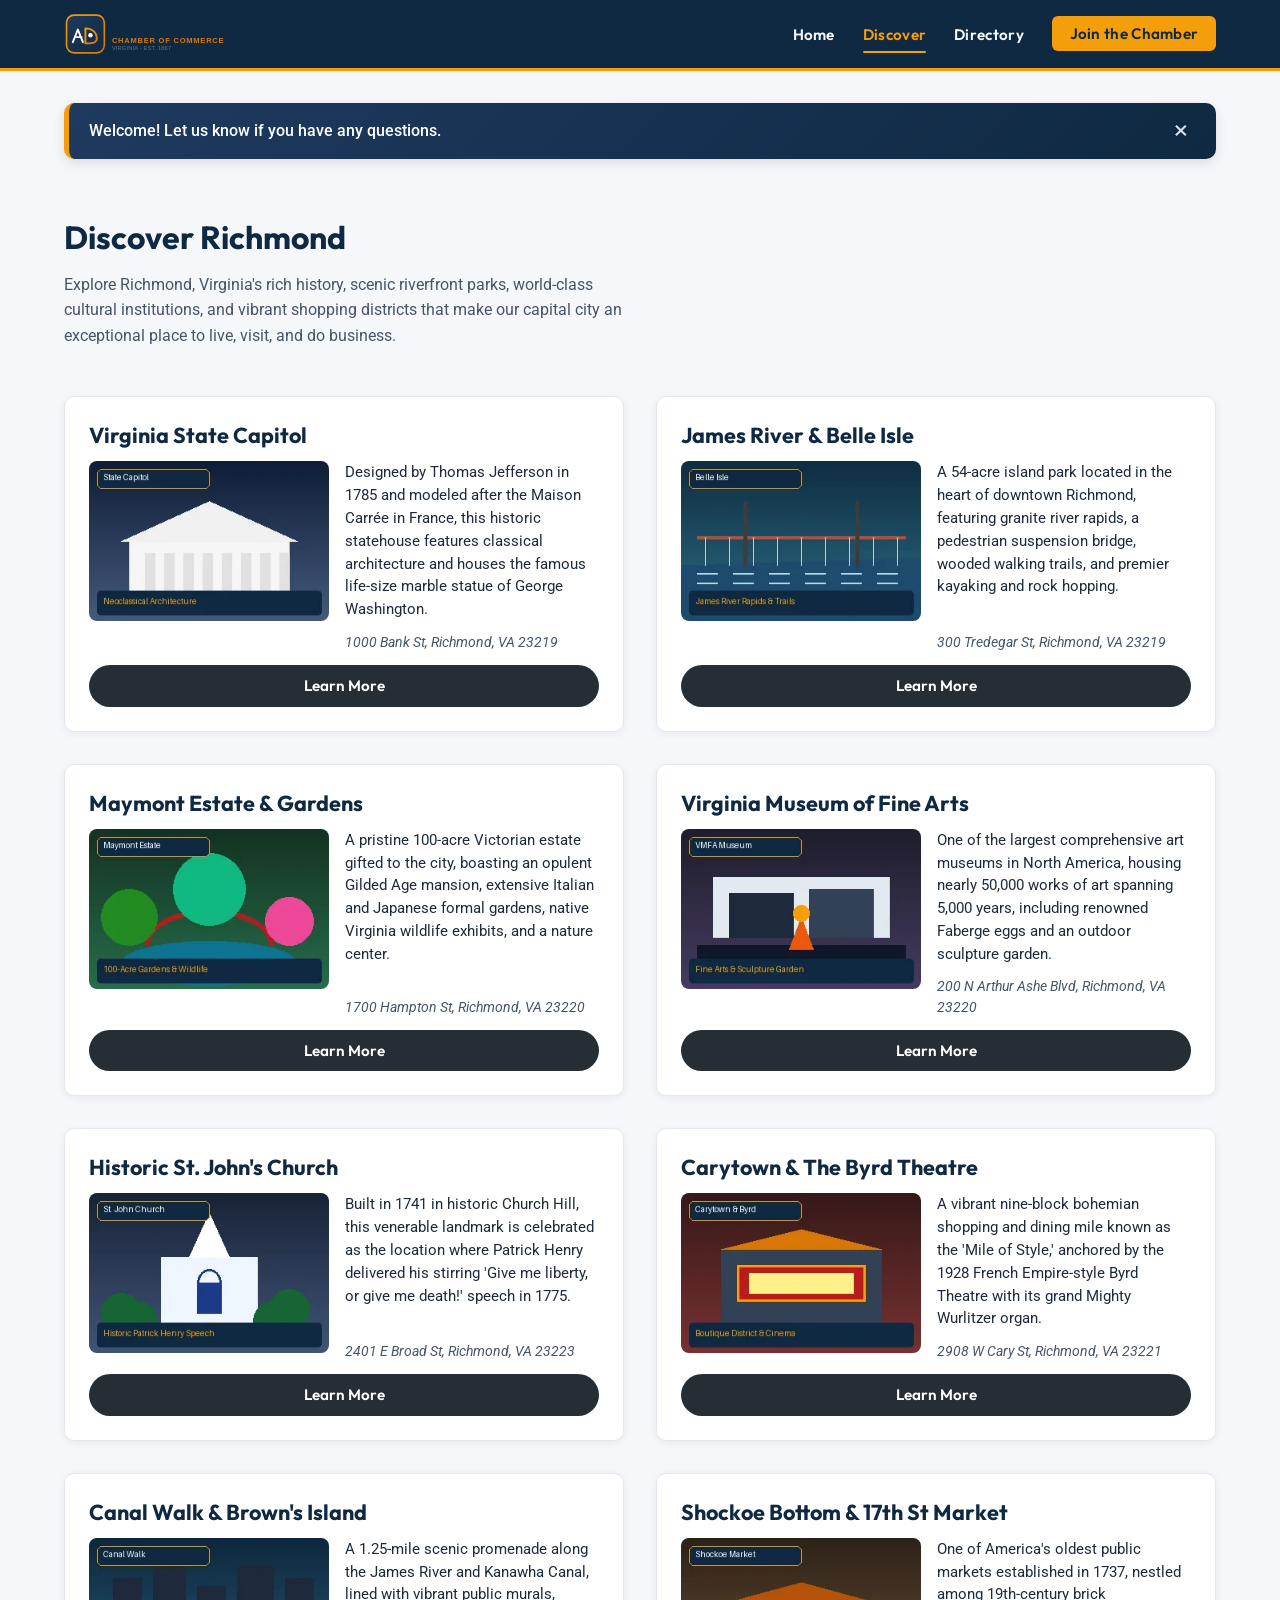
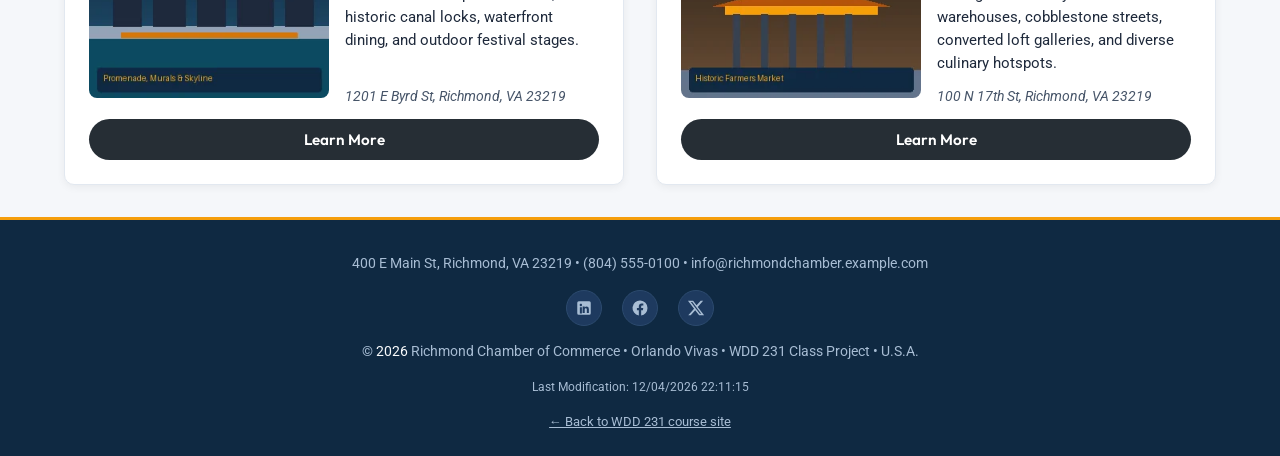
<file: chamber/discover.html>
<!DOCTYPE html>
<html lang="en">
<head>
    <meta charset="UTF-8">
    <meta name="viewport" content="width=device-width, initial-scale=1.0">
    <title>Discover Richmond | Richmond Chamber of Commerce</title>
    <meta name="description" content="Discover Richmond, Virginia's top attractions, cultural landmarks, parks, and historic destinations with the Richmond Chamber of Commerce.">
    <meta name="author" content="Orlando Vivas">
    <link rel="icon" href="images/favicon.ico" type="image/x-icon">

    <!-- Facebook / Open Graph -->
    <meta property="og:title" content="Discover Richmond | Richmond Chamber of Commerce">
    <meta property="og:description" content="Discover Richmond, Virginia's top attractions, cultural landmarks, parks, and historic destinations with the Richmond Chamber of Commerce.">
    <meta property="og:image" content="https://vivaseliezer.github.io/wdd231/chamber/images/discover-1.webp">
    <meta property="og:url" content="https://vivaseliezer.github.io/wdd231/chamber/discover.html">
    <meta property="og:type" content="website">

    <!-- Google Fonts -->
    <link rel="preconnect" href="https://fonts.googleapis.com">
    <link rel="preconnect" href="https://fonts.gstatic.com" crossorigin>
    <link href="https://fonts.googleapis.com/css2?family=Outfit:wght@400;500;600;700;800&family=Roboto:wght@300;400;500;700&display=swap" rel="stylesheet">

    <!-- Stylesheets -->
    <link rel="stylesheet" href="styles/normalize.css">
    <link rel="stylesheet" href="styles/styles.css">

    <!-- Scripts -->
    <script src="scripts/main.js" defer></script>
    <script type="module" src="scripts/discover.js"></script>
</head>
<body>
    <!-- Header -->
    <header>
        <div class="header-container">
            <a href="index.html" class="logo-branding">
                <img src="images/chamber-logo.svg" alt="Richmond Chamber of Commerce logo" class="chamber-logo" width="180" height="44">
            </a>
            <button class="nav-toggle" id="nav-toggle" aria-label="Toggle Navigation Menu" aria-expanded="false">☰</button>
            <nav>
                <ul class="nav-menu" id="nav-menu">
                    <li><a href="index.html">Home</a></li>
                    <li><a href="discover.html" class="active">Discover</a></li>
                    <li><a href="directory.html">Directory</a></li>
                    <li class="nav-cta"><a href="join.html">Join the Chamber</a></li>
                </ul>
            </nav>
        </div>
    </header>

    <!-- Main Content -->
    <main>
        <div class="content-wrap">
            <!-- Visitor Message Banner (localStorage) -->
            <aside class="visit-banner" id="visits-banner" aria-label="Visitor notification">
                <p id="visit-message" class="visit-text">Welcome! Let us know if you have any questions.</p>
                <button type="button" id="close-visits-btn" class="close-visit-btn" aria-label="Close visitor message">&times;</button>
            </aside>

            <!-- Page Header -->
            <div class="section-header">
                <div>
                    <h1 class="page-title">Discover Richmond</h1>
                    <p class="page-intro">Explore Richmond, Virginia's rich history, scenic riverfront parks, world-class cultural institutions, and vibrant shopping districts that make our capital city an exceptional place to live, visit, and do business.</p>
                </div>
            </div>

            <!-- Attractions Gallery Grid (8 dynamic cards populated by discover.js) -->
            <div class="discover-grid" id="attractions">
                <!-- 8 cards rendered dynamically via discover.js using named grid areas -->
            </div>
        </div>
    </main>

    <!-- Details Modal Dialog -->
    <dialog id="discover-modal">
        <div class="modal-content">
            <div class="modal-header">
                <h2 id="modal-title">Attraction Title</h2>
                <button type="button" id="close-modal-btn" class="modal-close-btn" aria-label="Close dialog">&times;</button>
            </div>
            <address id="modal-address" class="modal-address"></address>
            <div class="modal-body">
                <p id="modal-desc"></p>
                <p id="modal-extra" class="modal-extra"></p>
            </div>
        </div>
    </dialog>

    <!-- Footer -->
    <footer>
        <div class="footer-container">
            <p class="footer-contact">400 E Main St, Richmond, VA 23219 &bull; (804) 555-0100 &bull; info@richmondchamber.example.com</p>
            <div class="social-links">
                <a href="https://linkedin.com" target="_blank" rel="noopener noreferrer" class="social-link" aria-label="LinkedIn Profile">
                    <svg viewBox="0 0 24 24"><path d="M19 3a2 2 0 0 1 2 2v14a2 2 0 0 1-2 2H5a2 2 0 0 1-2-2V5a2 2 0 0 1 2-2h14m-.5 15.5v-5.3a3.26 3.26 0 0 0-3.26-3.26c-.85 0-1.84.52-2.28 1.3v-1.11h-2.79v8.37h2.79v-4.93c0-.77.62-1.4 1.39-1.4a1.4 1.4 0 0 1 1.4 1.4v4.93h2.75M6.46 10.9v8.37H9.2V10.9H6.46M7.83 6.25c-.9 0-1.63.73-1.63 1.63s.73 1.63 1.63 1.63 1.63-.73 1.63-1.63-.73-1.63-1.63-1.63Z"/></svg>
                </a>
                <a href="https://facebook.com" target="_blank" rel="noopener noreferrer" class="social-link" aria-label="Facebook Page">
                    <svg viewBox="0 0 24 24"><path d="M22 12a10 10 0 1 0-11.56 9.88v-6.99H7.9V12h2.54V9.8c0-2.5 1.49-3.89 3.77-3.89 1.09 0 2.23.2 2.23.2v2.45h-1.26c-1.24 0-1.63.77-1.63 1.56V12h2.77l-.44 2.89h-2.33v6.99A10 10 0 0 0 22 12Z"/></svg>
                </a>
                <a href="https://twitter.com" target="_blank" rel="noopener noreferrer" class="social-link" aria-label="X / Twitter Profile">
                    <svg viewBox="0 0 24 24"><path d="M18.244 2.25h3.308l-7.227 8.26 8.502 11.24H16.17l-5.214-6.817L4.99 21.75H1.68l7.73-8.835L1.254 2.25H8.08l4.713 6.231zm-1.161 17.52h1.833L7.084 4.126H5.117z"/></svg>
                </a>
            </div>
            <p class="footer-info">
                &copy; <span id="currentyear"></span> Richmond Chamber of Commerce &bull; Orlando Vivas &bull; WDD 231 Class Project &bull; U.S.A.
            </p>
            <p class="last-modified">Last Modification: <span id="lastModified"></span></p>
            <a href="../index.html" class="footer-course-link">&larr; Back to WDD 231 course site</a>
        </div>
    </footer>
</body>
</html>
</file>
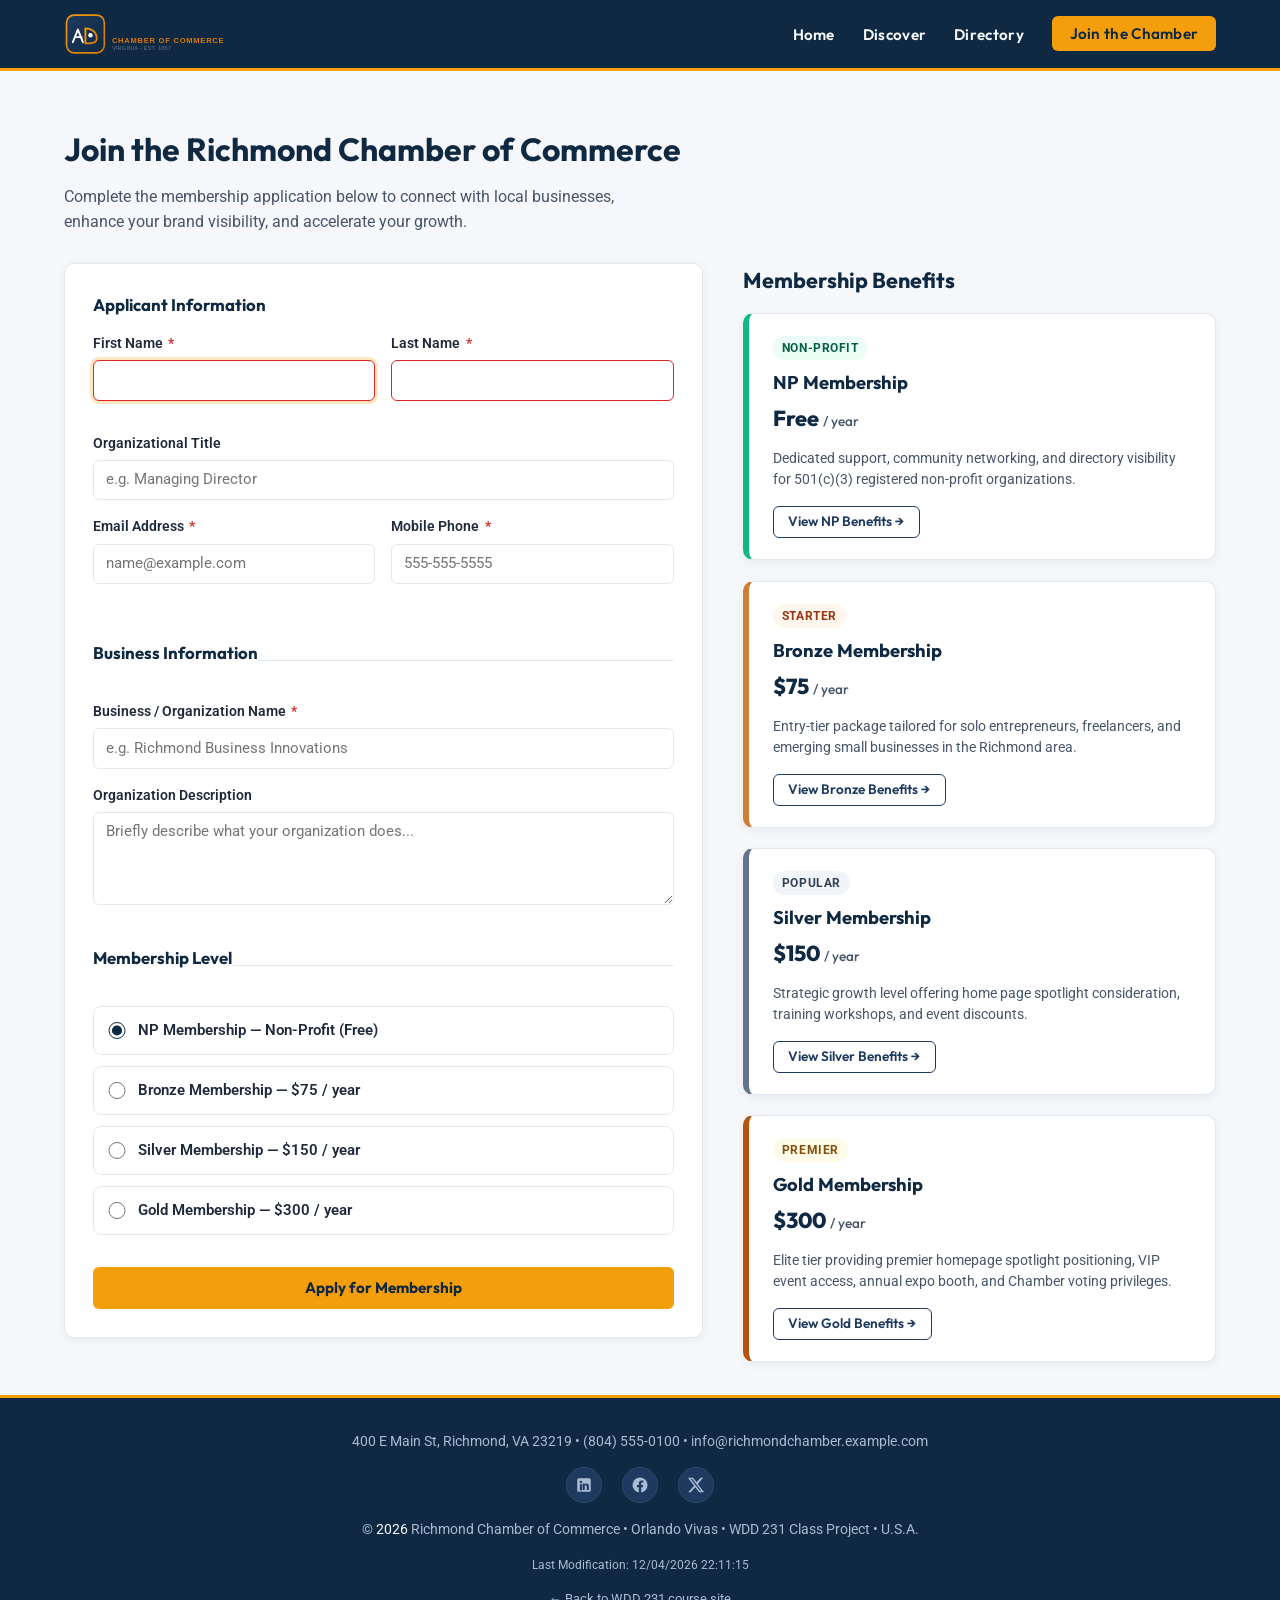
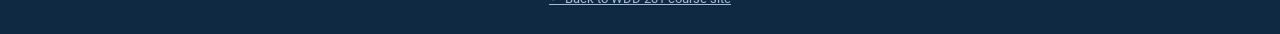
<file: chamber/join.html>
<!DOCTYPE html>
<html lang="en">
<head>
    <meta charset="UTF-8">
    <meta name="viewport" content="width=device-width, initial-scale=1.0">
    <title>Join the Chamber | Richmond Chamber of Commerce</title>
    <meta name="description" content="Apply for Richmond Chamber of Commerce membership. Explore networking, business advocacy, and marketing benefits tailored to your business growth.">
    <meta name="author" content="Orlando Vivas">
    <link rel="icon" href="images/favicon.ico" type="image/x-icon">

    <!-- Open Graph Meta Tags -->
    <meta property="og:title" content="Join the Chamber of Commerce | Richmond Chamber">
    <meta property="og:description" content="Join the Richmond Chamber of Commerce today and unlock business growth opportunities, local networking events, and marketing spotlights.">
    <meta property="og:image" content="https://vivaseliezer.github.io/wdd231/chamber/images/hero-chamber.webp">
    <meta property="og:url" content="https://vivaseliezer.github.io/wdd231/chamber/join.html">

    <!-- Google Fonts -->
    <link rel="preconnect" href="https://fonts.googleapis.com">
    <link rel="preconnect" href="https://fonts.gstatic.com" crossorigin>
    <link href="https://fonts.googleapis.com/css2?family=Outfit:wght@400;500;600;700;800&family=Roboto:wght@300;400;500;700&display=swap" rel="stylesheet">

    <!-- Stylesheets -->
    <link rel="stylesheet" href="styles/normalize.css">
    <link rel="stylesheet" href="styles/styles.css">

    <!-- Scripts -->
    <script src="scripts/main.js" defer></script>
    <script src="scripts/join.js" defer></script>
</head>
<body>
    <!-- Header -->
    <header>
        <div class="header-container">
            <a href="index.html" class="logo-branding">
                <img src="images/chamber-logo.svg" alt="Richmond Chamber of Commerce logo" class="chamber-logo">
            </a>
            <button class="nav-toggle" id="nav-toggle" aria-label="Toggle Navigation Menu" aria-expanded="false">☰</button>
            <nav>
                <ul class="nav-menu" id="nav-menu">
                    <li><a href="index.html">Home</a></li>
                    <li><a href="discover.html">Discover</a></li>
                    <li><a href="directory.html">Directory</a></li>
                    <li class="nav-cta"><a href="join.html" class="active">Join the Chamber</a></li>
                </ul>
            </nav>
        </div>
    </header>

    <!-- Main Content -->
    <main>
        <div class="content-wrap">
            <h1 class="page-title">Join the Richmond Chamber of Commerce</h1>
            <p class="page-intro">Complete the membership application below to connect with local businesses, enhance your brand visibility, and accelerate your growth.</p>

            <div class="form-layout">
                <!-- Application Form -->
                <form class="join-form" action="thankyou.html" method="get">
                    <fieldset>
                        <legend>Applicant Information</legend>

                        <div class="form-row">
                            <div class="form-field">
                                <label for="fname">First Name <span class="required" aria-hidden="true">*</span></label>
                                <input type="text" id="fname" name="fname" autocomplete="given-name" title="Please enter your first name" required autofocus>
                            </div>
                            <div class="form-field">
                                <label for="lname">Last Name <span class="required" aria-hidden="true">*</span></label>
                                <input type="text" id="lname" name="lname" autocomplete="family-name" title="Please enter your last name" required>
                            </div>
                        </div>

                        <div class="form-field full">
                            <label for="orgtitle">Organizational Title</label>
                            <input type="text" id="orgtitle" name="orgtitle" autocomplete="organization-title" pattern="[A-Za-z\s\-]{7,}" title="Organizational title (minimum 7 letters, hyphens, and spaces only)" placeholder="e.g. Managing Director">
                        </div>

                        <div class="form-row">
                            <div class="form-field">
                                <label for="email">Email Address <span class="required" aria-hidden="true">*</span></label>
                                <input type="email" id="email" name="email" autocomplete="email" placeholder="name@example.com" title="Please enter a valid email address" required>
                            </div>
                            <div class="form-field">
                                <label for="phone">Mobile Phone <span class="required" aria-hidden="true">*</span></label>
                                <input type="tel" id="phone" name="phone" autocomplete="tel" placeholder="555-555-5555" title="Please enter your mobile phone number" required>
                            </div>
                        </div>
                    </fieldset>

                    <fieldset>
                        <legend>Business Information</legend>

                        <div class="form-field full">
                            <label for="organization">Business / Organization Name <span class="required" aria-hidden="true">*</span></label>
                            <input type="text" id="organization" name="organization" autocomplete="organization" title="Please enter your business or organization name" placeholder="e.g. Richmond Business Innovations" required>
                        </div>

                        <div class="form-field full">
                            <label for="description">Organization Description</label>
                            <textarea id="description" name="description" title="Provide a brief description of your organization" rows="4" placeholder="Briefly describe what your organization does..."></textarea>
                        </div>
                    </fieldset>

                    <fieldset>
                        <legend>Membership Level</legend>
                        <div class="membership-options">
                            <div class="membership-option">
                                <input type="radio" id="membership-np" name="membership" value="np" checked required>
                                <label for="membership-np">NP Membership &mdash; Non-Profit (Free)</label>
                            </div>
                            <div class="membership-option">
                                <input type="radio" id="membership-bronze" name="membership" value="bronze" required>
                                <label for="membership-bronze">Bronze Membership &mdash; $75 / year</label>
                            </div>
                            <div class="membership-option">
                                <input type="radio" id="membership-silver" name="membership" value="silver" required>
                                <label for="membership-silver">Silver Membership &mdash; $150 / year</label>
                            </div>
                            <div class="membership-option">
                                <input type="radio" id="membership-gold" name="membership" value="gold" required>
                                <label for="membership-gold">Gold Membership &mdash; $300 / year</label>
                            </div>
                        </div>
                    </fieldset>

                    <input type="hidden" id="timestamp" name="timestamp">

                    <button type="submit" class="btn btn-primary form-submit">Apply for Membership</button>
                </form>

                <!-- Membership Level Benefit Cards -->
                <aside class="membership-sidebar" aria-label="Membership Level Information">
                    <h2 class="sidebar-heading">Membership Benefits</h2>
                    <div class="membership-cards">
                        <!-- NP Level Card -->
                        <div class="membership-card card-np">
                            <div class="card-header">
                                <span class="card-badge badge-np">Non-Profit</span>
                                <h3>NP Membership</h3>
                                <p class="card-price">Free <span>/ year</span></p>
                            </div>
                            <p class="card-desc">Dedicated support, community networking, and directory visibility for 501(c)(3) registered non-profit organizations.</p>
                            <button type="button" class="btn-modal-open" data-modal="modal-np" aria-haspopup="dialog">View NP Benefits &rarr;</button>
                        </div>

                        <!-- Bronze Level Card -->
                        <div class="membership-card card-bronze">
                            <div class="card-header">
                                <span class="card-badge badge-bronze">Starter</span>
                                <h3>Bronze Membership</h3>
                                <p class="card-price">$75 <span>/ year</span></p>
                            </div>
                            <p class="card-desc">Entry-tier package tailored for solo entrepreneurs, freelancers, and emerging small businesses in the Richmond area.</p>
                            <button type="button" class="btn-modal-open" data-modal="modal-bronze" aria-haspopup="dialog">View Bronze Benefits &rarr;</button>
                        </div>

                        <!-- Silver Level Card -->
                        <div class="membership-card card-silver">
                            <div class="card-header">
                                <span class="card-badge badge-silver">Popular</span>
                                <h3>Silver Membership</h3>
                                <p class="card-price">$150 <span>/ year</span></p>
                            </div>
                            <p class="card-desc">Strategic growth level offering home page spotlight consideration, training workshops, and event discounts.</p>
                            <button type="button" class="btn-modal-open" data-modal="modal-silver" aria-haspopup="dialog">View Silver Benefits &rarr;</button>
                        </div>

                        <!-- Gold Level Card -->
                        <div class="membership-card card-gold">
                            <div class="card-header">
                                <span class="card-badge badge-gold">Premier</span>
                                <h3>Gold Membership</h3>
                                <p class="card-price">$300 <span>/ year</span></p>
                            </div>
                            <p class="card-desc">Elite tier providing premier homepage spotlight positioning, VIP event access, annual expo booth, and Chamber voting privileges.</p>
                            <button type="button" class="btn-modal-open" data-modal="modal-gold" aria-haspopup="dialog">View Gold Benefits &rarr;</button>
                        </div>
                    </div>
                </aside>
            </div>
        </div>
    </main>

    <!-- Modals for 4 Membership Levels -->
    <dialog id="modal-np" class="level-modal">
        <div class="modal-dialog-content">
            <div class="modal-header">
                <h3>Non-Profit (NP) Membership</h3>
                <button type="button" class="modal-close-btn" aria-label="Close dialog">&times;</button>
            </div>
            <div class="modal-body">
                <p class="modal-cost-highlight">Annual Investment: <strong>Free</strong> (501(c)(3) verification required)</p>
                <h4>Exclusive Benefits Included:</h4>
                <ul class="modal-list">
                    <li>Full listing in the Richmond Chamber Online Member Directory.</li>
                    <li>Complimentary admission to monthly community networking mixers.</li>
                    <li>Chamber newsletter subscription and community announcement postings.</li>
                    <li>Invitations to non-profit roundtable discussions and grant workshops.</li>
                </ul>
            </div>
            <div class="modal-footer">
                <button type="button" class="btn btn-secondary modal-close-btn">Close</button>
            </div>
        </div>
    </dialog>

    <dialog id="modal-bronze" class="level-modal">
        <div class="modal-dialog-content">
            <div class="modal-header">
                <h3>Bronze Membership</h3>
                <button type="button" class="modal-close-btn" aria-label="Close dialog">&times;</button>
            </div>
            <div class="modal-body">
                <p class="modal-cost-highlight">Annual Investment: <strong>$75 / year</strong></p>
                <h4>Exclusive Benefits Included:</h4>
                <ul class="modal-list">
                    <li>All benefits included in the NP Membership tier.</li>
                    <li>Enhanced online directory profile complete with your company logo and website URL.</li>
                    <li>One complimentary ticket per quarter to Chamber educational seminars.</li>
                    <li>Official Richmond Chamber digital member badge for your website.</li>
                </ul>
            </div>
            <div class="modal-footer">
                <button type="button" class="btn btn-secondary modal-close-btn">Close</button>
            </div>
        </div>
    </dialog>

    <dialog id="modal-silver" class="level-modal">
        <div class="modal-dialog-content">
            <div class="modal-header">
                <h3>Silver Membership</h3>
                <button type="button" class="modal-close-btn" aria-label="Close dialog">&times;</button>
            </div>
            <div class="modal-body">
                <p class="modal-cost-highlight">Annual Investment: <strong>$150 / year</strong></p>
                <h4>Exclusive Benefits Included:</h4>
                <ul class="modal-list">
                    <li>All benefits included in Bronze Membership.</li>
                    <li>Eligibility for rotating Chamber Home Page Business Spotlights.</li>
                    <li>15% discount on Chamber event sponsorships and promotional booths.</li>
                    <li>Two complimentary tickets to all regional networking breakfasts.</li>
                    <li>Social media mention welcoming your business to the community.</li>
                </ul>
            </div>
            <div class="modal-footer">
                <button type="button" class="btn btn-secondary modal-close-btn">Close</button>
            </div>
        </div>
    </dialog>

    <dialog id="modal-gold" class="level-modal">
        <div class="modal-dialog-content">
            <div class="modal-header">
                <h3>Gold Membership</h3>
                <button type="button" class="modal-close-btn" aria-label="Close dialog">&times;</button>
            </div>
            <div class="modal-body">
                <p class="modal-cost-highlight">Annual Investment: <strong>$300 / year</strong></p>
                <h4>Exclusive Benefits Included:</h4>
                <ul class="modal-list">
                    <li>All benefits included in Silver Membership.</li>
                    <li>Priority placement in Home Page Spotlights and Directory search results.</li>
                    <li>Complimentary exhibition booth at the Annual Richmond Business Expo.</li>
                    <li>Official voting rights during Chamber board and annual policy meetings.</li>
                    <li>VIP seating and recognition at the Annual Chamber Gala.</li>
                </ul>
            </div>
            <div class="modal-footer">
                <button type="button" class="btn btn-secondary modal-close-btn">Close</button>
            </div>
        </div>
    </dialog>

    <!-- Footer -->
    <footer>
        <div class="footer-container">
            <p class="footer-contact">400 E Main St, Richmond, VA 23219 &bull; (804) 555-0100 &bull; info@richmondchamber.example.com</p>
            <div class="social-links">
                <a href="https://linkedin.com" target="_blank" rel="noopener noreferrer" class="social-link" aria-label="LinkedIn Profile">
                    <svg viewBox="0 0 24 24"><path d="M19 3a2 2 0 0 1 2 2v14a2 2 0 0 1-2 2H5a2 2 0 0 1-2-2V5a2 2 0 0 1 2-2h14m-.5 15.5v-5.3a3.26 3.26 0 0 0-3.26-3.26c-.85 0-1.84.52-2.28 1.3v-1.11h-2.79v8.37h2.79v-4.93c0-.77.62-1.4 1.39-1.4a1.4 1.4 0 0 1 1.4 1.4v4.93h2.75M6.46 10.9v8.37H9.2V10.9H6.46M7.83 6.25c-.9 0-1.63.73-1.63 1.63s.73 1.63 1.63 1.63 1.63-.73 1.63-1.63-.73-1.63-1.63-1.63Z"/></svg>
                </a>
                <a href="https://facebook.com" target="_blank" rel="noopener noreferrer" class="social-link" aria-label="Facebook Page">
                    <svg viewBox="0 0 24 24"><path d="M22 12a10 10 0 1 0-11.56 9.88v-6.99H7.9V12h2.54V9.8c0-2.5 1.49-3.89 3.77-3.89 1.09 0 2.23.2 2.23.2v2.45h-1.26c-1.24 0-1.63.77-1.63 1.56V12h2.77l-.44 2.89h-2.33v6.99A10 10 0 0 0 22 12Z"/></svg>
                </a>
                <a href="https://twitter.com" target="_blank" rel="noopener noreferrer" class="social-link" aria-label="X / Twitter Profile">
                    <svg viewBox="0 0 24 24"><path d="M18.244 2.25h3.308l-7.227 8.26 8.502 11.24H16.17l-5.214-6.817L4.99 21.75H1.68l7.73-8.835L1.254 2.25H8.08l4.713 6.231zm-1.161 17.52h1.833L7.084 4.126H5.117z"/></svg>
                </a>
            </div>
            <p class="footer-info">
                &copy; <span id="currentyear"></span> Richmond Chamber of Commerce &bull; Orlando Vivas &bull; WDD 231 Class Project &bull; U.S.A.
            </p>
            <p class="last-modified">Last Modification: <span id="lastModified"></span></p>
            <a href="../index.html" class="footer-course-link">&larr; Back to WDD 231 course site</a>
        </div>
    </footer>
</body>
</html>
</file>
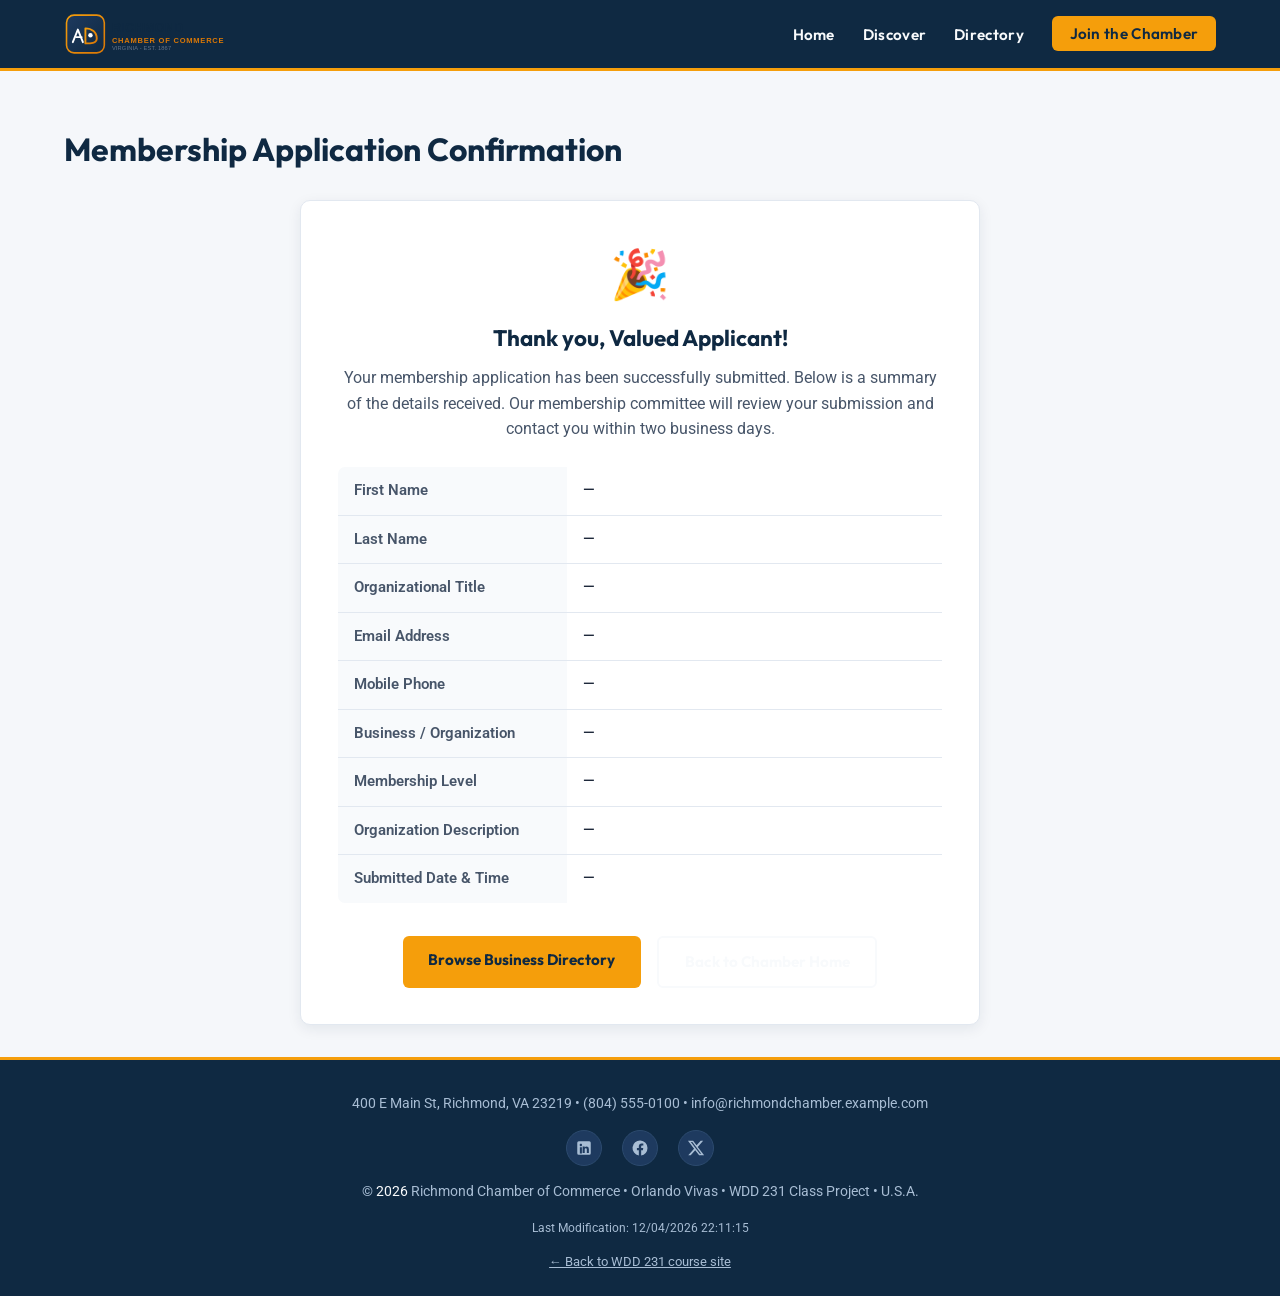
<file: chamber/thankyou.html>
<!DOCTYPE html>
<html lang="en">
<head>
    <meta charset="UTF-8">
    <meta name="viewport" content="width=device-width, initial-scale=1.0">
    <title>Thank You | Richmond Chamber of Commerce</title>
    <meta name="description" content="Thank you for applying to the Richmond Chamber of Commerce. Your membership submission has been received and is being processed.">
    <meta name="author" content="Orlando Vivas">
    <link rel="icon" href="images/favicon.ico" type="image/x-icon">

    <!-- Open Graph Meta Tags -->
    <meta property="og:title" content="Application Received | Richmond Chamber of Commerce">
    <meta property="og:description" content="Your application to join the Richmond Chamber of Commerce has been successfully submitted. We look forward to connecting with your business!">
    <meta property="og:image" content="https://vivaseliezer.github.io/wdd231/chamber/images/hero-chamber.webp">
    <meta property="og:url" content="https://vivaseliezer.github.io/wdd231/chamber/thankyou.html">

    <!-- Google Fonts -->
    <link rel="preconnect" href="https://fonts.googleapis.com">
    <link rel="preconnect" href="https://fonts.gstatic.com" crossorigin>
    <link href="https://fonts.googleapis.com/css2?family=Outfit:wght@400;500;600;700;800&family=Roboto:wght@300;400;500;700&display=swap" rel="stylesheet">

    <!-- Stylesheets -->
    <link rel="stylesheet" href="styles/normalize.css">
    <link rel="stylesheet" href="styles/styles.css">

    <!-- Scripts -->
    <script src="scripts/main.js" defer></script>
    <script src="scripts/thankyou.js" defer></script>
</head>
<body>
    <!-- Header -->
    <header>
        <div class="header-container">
            <a href="index.html" class="logo-branding">
                <img src="images/chamber-logo.svg" alt="Richmond Chamber of Commerce logo" class="chamber-logo">
            </a>
            <button class="nav-toggle" id="nav-toggle" aria-label="Toggle Navigation Menu" aria-expanded="false">☰</button>
            <nav>
                <ul class="nav-menu" id="nav-menu">
                    <li><a href="index.html">Home</a></li>
                    <li><a href="discover.html">Discover</a></li>
                    <li><a href="directory.html">Directory</a></li>
                    <li class="nav-cta"><a href="join.html">Join the Chamber</a></li>
                </ul>
            </nav>
        </div>
    </header>

    <!-- Main Content -->
    <main>
        <div class="content-wrap">
            <h1 class="page-title">Membership Application Confirmation</h1>

            <div class="thankyou-card">
                <div class="thankyou-icon" aria-hidden="true">🎉</div>
                <h2>Thank you, <span id="ty-greeting-name">Valued Applicant</span>!</h2>
                <p>Your membership application has been successfully submitted. Below is a summary of the details received. Our membership committee will review your submission and contact you within two business days.</p>

                <table class="summary-table">
                    <tbody>
                        <tr>
                            <th scope="row">First Name</th>
                            <td id="ty-firstname">&mdash;</td>
                        </tr>
                        <tr>
                            <th scope="row">Last Name</th>
                            <td id="ty-lastname">&mdash;</td>
                        </tr>
                        <tr>
                            <th scope="row">Organizational Title</th>
                            <td id="ty-orgtitle">&mdash;</td>
                        </tr>
                        <tr>
                            <th scope="row">Email Address</th>
                            <td id="ty-email">&mdash;</td>
                        </tr>
                        <tr>
                            <th scope="row">Mobile Phone</th>
                            <td id="ty-phone">&mdash;</td>
                        </tr>
                        <tr>
                            <th scope="row">Business / Organization</th>
                            <td id="ty-orgname">&mdash;</td>
                        </tr>
                        <tr>
                            <th scope="row">Membership Level</th>
                            <td id="ty-membership">&mdash;</td>
                        </tr>
                        <tr>
                            <th scope="row">Organization Description</th>
                            <td id="ty-description">&mdash;</td>
                        </tr>
                        <tr>
                            <th scope="row">Submitted Date &amp; Time</th>
                            <td id="ty-timestamp">&mdash;</td>
                        </tr>
                    </tbody>
                </table>

                <div class="thankyou-actions">
                    <a href="directory.html" class="btn btn-primary">Browse Business Directory</a>
                    <a href="index.html" class="btn btn-secondary">Back to Chamber Home</a>
                </div>
            </div>
        </div>
    </main>

    <!-- Footer -->
    <footer>
        <div class="footer-container">
            <p class="footer-contact">400 E Main St, Richmond, VA 23219 &bull; (804) 555-0100 &bull; info@richmondchamber.example.com</p>
            <div class="social-links">
                <a href="https://linkedin.com" target="_blank" rel="noopener noreferrer" class="social-link" aria-label="LinkedIn Profile">
                    <svg viewBox="0 0 24 24"><path d="M19 3a2 2 0 0 1 2 2v14a2 2 0 0 1-2 2H5a2 2 0 0 1-2-2V5a2 2 0 0 1 2-2h14m-.5 15.5v-5.3a3.26 3.26 0 0 0-3.26-3.26c-.85 0-1.84.52-2.28 1.3v-1.11h-2.79v8.37h2.79v-4.93c0-.77.62-1.4 1.39-1.4a1.4 1.4 0 0 1 1.4 1.4v4.93h2.75M6.46 10.9v8.37H9.2V10.9H6.46M7.83 6.25c-.9 0-1.63.73-1.63 1.63s.73 1.63 1.63 1.63 1.63-.73 1.63-1.63-.73-1.63-1.63-1.63Z"/></svg>
                </a>
                <a href="https://facebook.com" target="_blank" rel="noopener noreferrer" class="social-link" aria-label="Facebook Page">
                    <svg viewBox="0 0 24 24"><path d="M22 12a10 10 0 1 0-11.56 9.88v-6.99H7.9V12h2.54V9.8c0-2.5 1.49-3.89 3.77-3.89 1.09 0 2.23.2 2.23.2v2.45h-1.26c-1.24 0-1.63.77-1.63 1.56V12h2.77l-.44 2.89h-2.33v6.99A10 10 0 0 0 22 12Z"/></svg>
                </a>
                <a href="https://twitter.com" target="_blank" rel="noopener noreferrer" class="social-link" aria-label="X / Twitter Profile">
                    <svg viewBox="0 0 24 24"><path d="M18.244 2.25h3.308l-7.227 8.26 8.502 11.24H16.17l-5.214-6.817L4.99 21.75H1.68l7.73-8.835L1.254 2.25H8.08l4.713 6.231zm-1.161 17.52h1.833L7.084 4.126H5.117z"/></svg>
                </a>
            </div>
            <p class="footer-info">
                &copy; <span id="currentyear"></span> Richmond Chamber of Commerce &bull; Orlando Vivas &bull; WDD 231 Class Project &bull; U.S.A.
            </p>
            <p class="last-modified">Last Modification: <span id="lastModified"></span></p>
            <a href="../index.html" class="footer-course-link">&larr; Back to WDD 231 course site</a>
        </div>
    </footer>
</body>
</html>
</file>
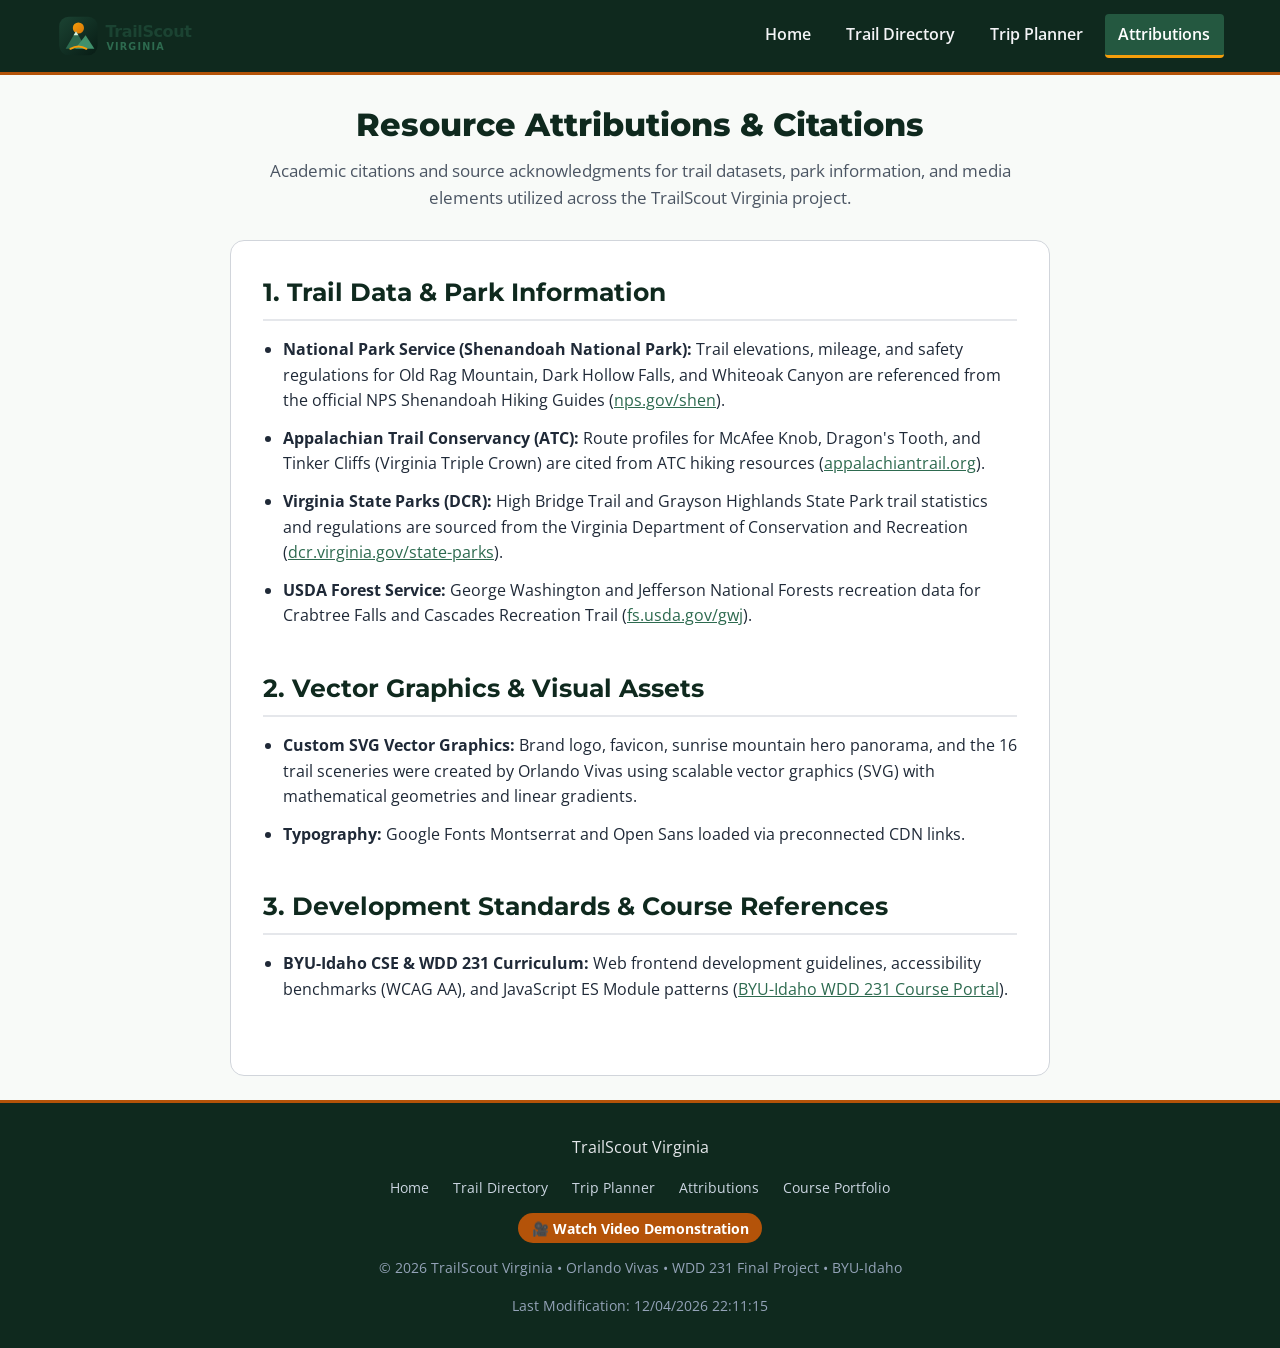
<file: final/attributions.html>
<!DOCTYPE html>
<html lang="en">
<head>
    <meta charset="UTF-8">
    <meta name="viewport" content="width=device-width, initial-scale=1.0">
    <title>Resource Attributions - TrailScout Virginia</title>
    <meta name="description" content="Attributions, citations, and source references for TrailScout Virginia content, trail information, and media assets.">
    <meta name="author" content="Orlando Vivas">

    <!-- Google Fonts API (Required Preconnect and Stylesheet) -->
    <link rel="preconnect" href="https://fonts.googleapis.com">
    <link rel="preconnect" href="https://fonts.gstatic.com" crossorigin>
    <link href="https://fonts.googleapis.com/css2?family=Montserrat:wght@400;600;700;800&family=Open+Sans:wght@400;600&display=swap" rel="stylesheet">

    <!-- Open Graph Metadata -->
    <meta property="og:title" content="Resource Attributions - TrailScout Virginia">
    <meta property="og:type" content="website">
    <meta property="og:description" content="Citations and references for Virginia hiking trail data, illustrations, and guidelines.">
    <meta property="og:image" content="https://vivaseliezer.github.io/wdd231/final/images/hero-virginia.svg">
    <meta property="og:url" content="https://vivaseliezer.github.io/wdd231/final/attributions.html">

    <!-- Favicon -->
    <link rel="icon" href="images/favicon.svg" type="image/svg+xml">

    <!-- Stylesheets -->
    <link rel="stylesheet" href="styles/normalize.css">
    <link rel="stylesheet" href="styles/styles.css">

    <!-- Scripts -->
    <script src="scripts/main.js" defer></script>
</head>
<body>
    <!-- Site Header & Responsive Navigation -->
    <header>
        <div class="header-wrapper">
            <a href="index.html" class="logo-branding" aria-label="TrailScout Virginia Home">
                <img src="images/logo.svg" alt="TrailScout Virginia Logo" class="site-logo-img" width="180" height="45">
            </a>
            <button class="nav-toggle" id="nav-toggle" aria-label="Toggle Navigation Menu" aria-expanded="false">☰</button>
            <nav class="site-nav" aria-label="Main Navigation">
                <ul class="nav-menu" id="nav-menu">
                    <li><a href="index.html">Home</a></li>
                    <li><a href="trails.html">Trail Directory</a></li>
                    <li><a href="planner.html">Trip Planner</a></li>
                    <li><a href="attributions.html" class="active">Attributions</a></li>
                </ul>
            </nav>
        </div>
    </header>

    <!-- Main Content -->
    <main id="main-content">
        <h1 class="page-title">Resource Attributions & Citations</h1>
        <p class="page-tagline">Academic citations and source acknowledgments for trail datasets, park information, and media elements utilized across the TrailScout Virginia project.</p>

        <article class="attributions-panel">
            <!-- Section 1 with h2 -->
            <section aria-label="Trail Data Sources">
                <h2>1. Trail Data & Park Information</h2>
                <ul style="padding-left:1.25rem;">
                    <li style="margin-bottom:0.75rem;">
                        <strong>National Park Service (Shenandoah National Park):</strong> Trail elevations, mileage, and safety regulations for Old Rag Mountain, Dark Hollow Falls, and Whiteoak Canyon are referenced from the official NPS Shenandoah Hiking Guides (<a href="https://www.nps.gov/shen/index.htm" target="_blank" rel="noopener noreferrer">nps.gov/shen</a>).
                    </li>
                    <li style="margin-bottom:0.75rem;">
                        <strong>Appalachian Trail Conservancy (ATC):</strong> Route profiles for McAfee Knob, Dragon's Tooth, and Tinker Cliffs (Virginia Triple Crown) are cited from ATC hiking resources (<a href="https://appalachiantrail.org/" target="_blank" rel="noopener noreferrer">appalachiantrail.org</a>).
                    </li>
                    <li style="margin-bottom:0.75rem;">
                        <strong>Virginia State Parks (DCR):</strong> High Bridge Trail and Grayson Highlands State Park trail statistics and regulations are sourced from the Virginia Department of Conservation and Recreation (<a href="https://www.dcr.virginia.gov/state-parks/" target="_blank" rel="noopener noreferrer">dcr.virginia.gov/state-parks</a>).
                    </li>
                    <li style="margin-bottom:0.75rem;">
                        <strong>USDA Forest Service:</strong> George Washington and Jefferson National Forests recreation data for Crabtree Falls and Cascades Recreation Trail (<a href="https://www.fs.usda.gov/gwj" target="_blank" rel="noopener noreferrer">fs.usda.gov/gwj</a>).
                    </li>
                </ul>
            </section>

            <!-- Section 2 with h2 -->
            <section aria-label="Graphic and Media Credits">
                <h2>2. Vector Graphics & Visual Assets</h2>
                <ul style="padding-left:1.25rem;">
                    <li style="margin-bottom:0.75rem;">
                        <strong>Custom SVG Vector Graphics:</strong> Brand logo, favicon, sunrise mountain hero panorama, and the 16 trail sceneries were created by Orlando Vivas using scalable vector graphics (SVG) with mathematical geometries and linear gradients.
                    </li>
                    <li style="margin-bottom:0.75rem;">
                        <strong>Typography:</strong> Google Fonts Montserrat and Open Sans loaded via preconnected CDN links.
                    </li>
                </ul>
            </section>

            <!-- Section 3 with h2 -->
            <section aria-label="Academic Standards">
                <h2>3. Development Standards & Course References</h2>
                <ul style="padding-left:1.25rem;">
                    <li style="margin-bottom:0.75rem;">
                        <strong>BYU-Idaho CSE & WDD 231 Curriculum:</strong> Web frontend development guidelines, accessibility benchmarks (WCAG AA), and JavaScript ES Module patterns (<a href="https://byui-cse.github.io/wdd231-ww-course/" target="_blank" rel="noopener noreferrer">BYU-Idaho WDD 231 Course Portal</a>).
                    </li>
                </ul>
            </section>
        </article>
    </main>

    <!-- Site Footer -->
    <footer>
        <div class="footer-wrapper">
            <div>TrailScout Virginia</div>
            <nav class="footer-nav" aria-label="Footer Navigation">
                <a href="index.html">Home</a>
                <a href="trails.html">Trail Directory</a>
                <a href="planner.html">Trip Planner</a>
                <a href="attributions.html">Attributions</a>
                <a href="../index.html">Course Portfolio</a>
            </nav>
            <div>
                <a href="https://youtu.be/98jCOsJvnR8" target="_blank" rel="noopener noreferrer" class="video-link-highlight" aria-label="Watch W06 JavaScript Functionality Video Demonstration">
                    🎥 Watch Video Demonstration
                </a>
            </div>
            <p class="footer-meta">
                &copy; <span id="currentyear"></span> TrailScout Virginia &bull; Orlando Vivas &bull; WDD 231 Final Project &bull; BYU-Idaho
            </p>
            <p class="footer-meta">
                Last Modification: <span id="lastModified"></span>
            </p>
        </div>
    </footer>
</body>
</html>
</file>
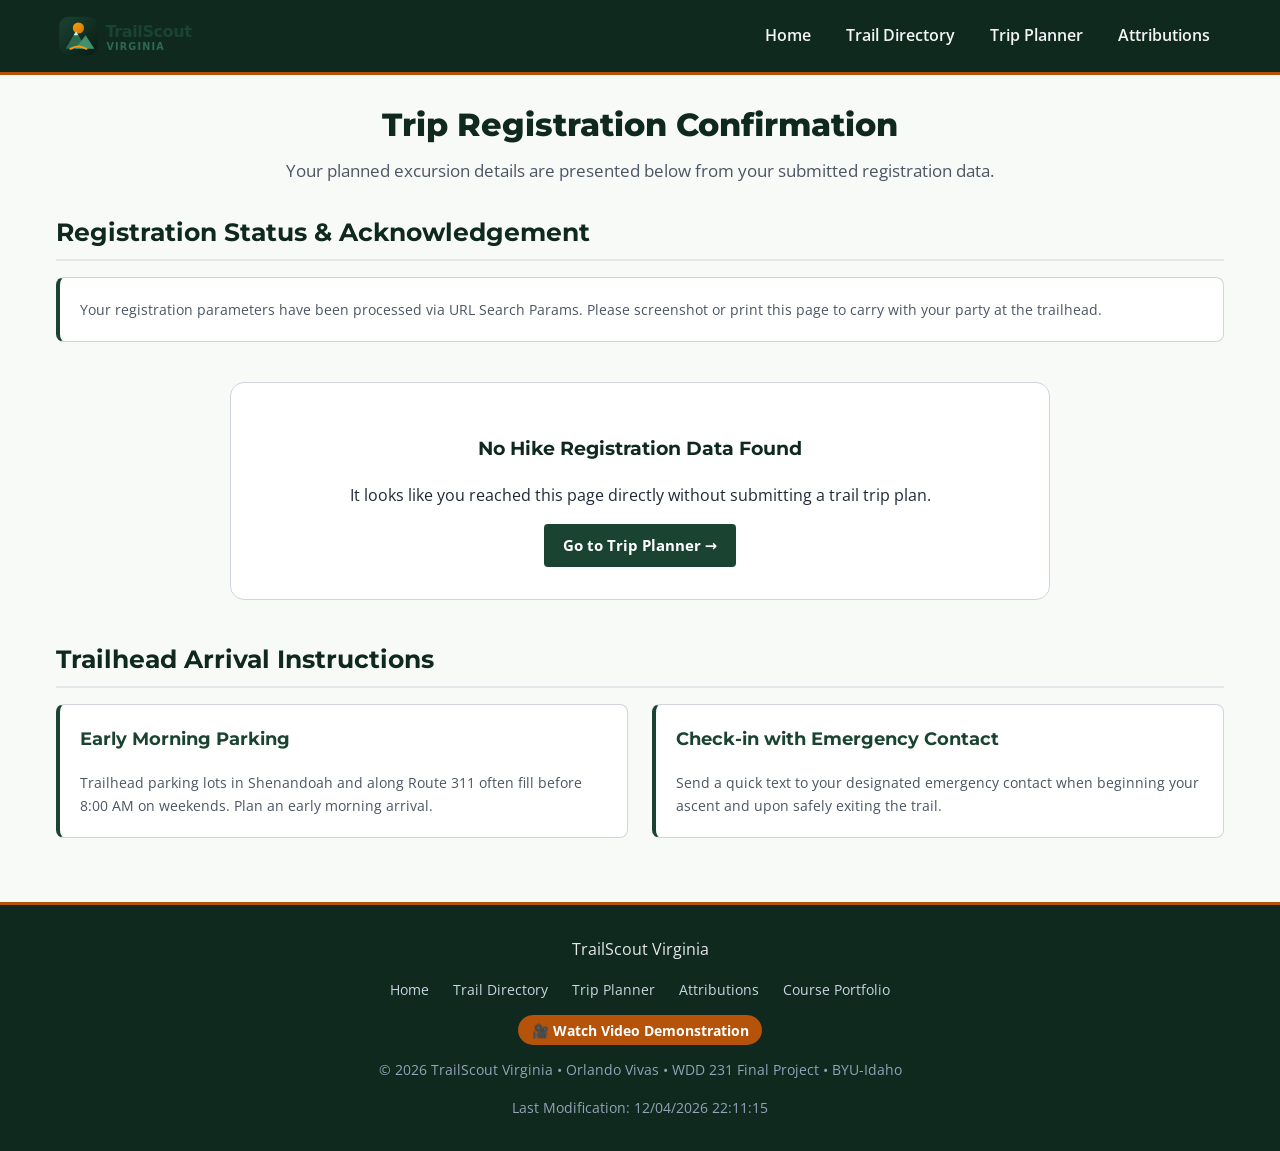
<file: final/planned.html>
<!DOCTYPE html>
<html lang="en">
<head>
    <meta charset="UTF-8">
    <meta name="viewport" content="width=device-width, initial-scale=1.0">
    <title>Trip Registration Confirmation - TrailScout Virginia</title>
    <meta name="description" content="View and print your confirmed Virginia hike itinerary and registration permit details.">
    <meta name="author" content="Orlando Vivas">

    <!-- Google Fonts API (Required Preconnect and Stylesheet) -->
    <link rel="preconnect" href="https://fonts.googleapis.com">
    <link rel="preconnect" href="https://fonts.gstatic.com" crossorigin>
    <link href="https://fonts.googleapis.com/css2?family=Montserrat:wght@400;600;700;800&family=Open+Sans:wght@400;600&display=swap" rel="stylesheet">

    <!-- Open Graph Metadata -->
    <meta property="og:title" content="Trip Registration Confirmation - TrailScout Virginia">
    <meta property="og:type" content="website">
    <meta property="og:description" content="Confirmed hiking itinerary and trail safety registration for Virginia state parks and national trails.">
    <meta property="og:image" content="https://vivaseliezer.github.io/wdd231/final/images/hero-virginia.svg">
    <meta property="og:url" content="https://vivaseliezer.github.io/wdd231/final/planned.html">

    <!-- Favicon -->
    <link rel="icon" href="images/favicon.svg" type="image/svg+xml">

    <!-- Stylesheets -->
    <link rel="stylesheet" href="styles/normalize.css">
    <link rel="stylesheet" href="styles/styles.css">

    <!-- Scripts (URLSearchParams reader) -->
    <script src="scripts/main.js" defer></script>
    <script src="scripts/planned.js" defer></script>
</head>
<body>
    <!-- Site Header & Responsive Navigation -->
    <header>
        <div class="header-wrapper">
            <a href="index.html" class="logo-branding" aria-label="TrailScout Virginia Home">
                <img src="images/logo.svg" alt="TrailScout Virginia Logo" class="site-logo-img" width="180" height="45">
            </a>
            <button class="nav-toggle" id="nav-toggle" aria-label="Toggle Navigation Menu" aria-expanded="false">☰</button>
            <nav class="site-nav" aria-label="Main Navigation">
                <ul class="nav-menu" id="nav-menu">
                    <li><a href="index.html">Home</a></li>
                    <li><a href="trails.html">Trail Directory</a></li>
                    <li><a href="planner.html">Trip Planner</a></li>
                    <li><a href="attributions.html">Attributions</a></li>
                </ul>
            </nav>
        </div>
    </header>

    <!-- Main Content -->
    <main id="main-content">
        <h1 class="page-title">Trip Registration Confirmation</h1>
        <p class="page-tagline">Your planned excursion details are presented below from your submitted registration data.</p>

        <!-- Section 1: Intro Notice with h2 -->
        <section class="summary-status-section" aria-label="Registration Overview">
            <h2>Registration Status & Acknowledgement</h2>
            <div class="guide-panel">
                <p>Your registration parameters have been processed via URL Search Params. Please screenshot or print this page to carry with your party at the trailhead.</p>
            </div>
        </section>

        <!-- Section 2: Form Action Display with h2 -->
        <section id="confirmation-card-wrap" aria-label="Hike Confirmation Permit">
            <h2>Confirmed Itinerary Details</h2>
            <p>Loading registration parameters...</p>
        </section>

        <!-- Section 3: Trailhead Tips with h2 -->
        <section class="trailhead-tips-section" aria-label="Trailhead Guidelines">
            <h2>Trailhead Arrival Instructions</h2>
            <div class="guides-grid">
                <article class="guide-panel">
                    <h3>Early Morning Parking</h3>
                    <p>Trailhead parking lots in Shenandoah and along Route 311 often fill before 8:00 AM on weekends. Plan an early morning arrival.</p>
                </article>
                <article class="guide-panel">
                    <h3>Check-in with Emergency Contact</h3>
                    <p>Send a quick text to your designated emergency contact when beginning your ascent and upon safely exiting the trail.</p>
                </article>
            </div>
        </section>
    </main>

    <!-- Site Footer -->
    <footer>
        <div class="footer-wrapper">
            <div>TrailScout Virginia</div>
            <nav class="footer-nav" aria-label="Footer Navigation">
                <a href="index.html">Home</a>
                <a href="trails.html">Trail Directory</a>
                <a href="planner.html">Trip Planner</a>
                <a href="attributions.html">Attributions</a>
                <a href="../index.html">Course Portfolio</a>
            </nav>
            <div>
                <a href="https://youtu.be/98jCOsJvnR8" target="_blank" rel="noopener noreferrer" class="video-link-highlight" aria-label="Watch W06 JavaScript Functionality Video Demonstration">
                    🎥 Watch Video Demonstration
                </a>
            </div>
            <p class="footer-meta">
                &copy; <span id="currentyear"></span> TrailScout Virginia &bull; Orlando Vivas &bull; WDD 231 Final Project &bull; BYU-Idaho
            </p>
            <p class="footer-meta">
                Last Modification: <span id="lastModified"></span>
            </p>
        </div>
    </footer>
</body>
</html>
</file>
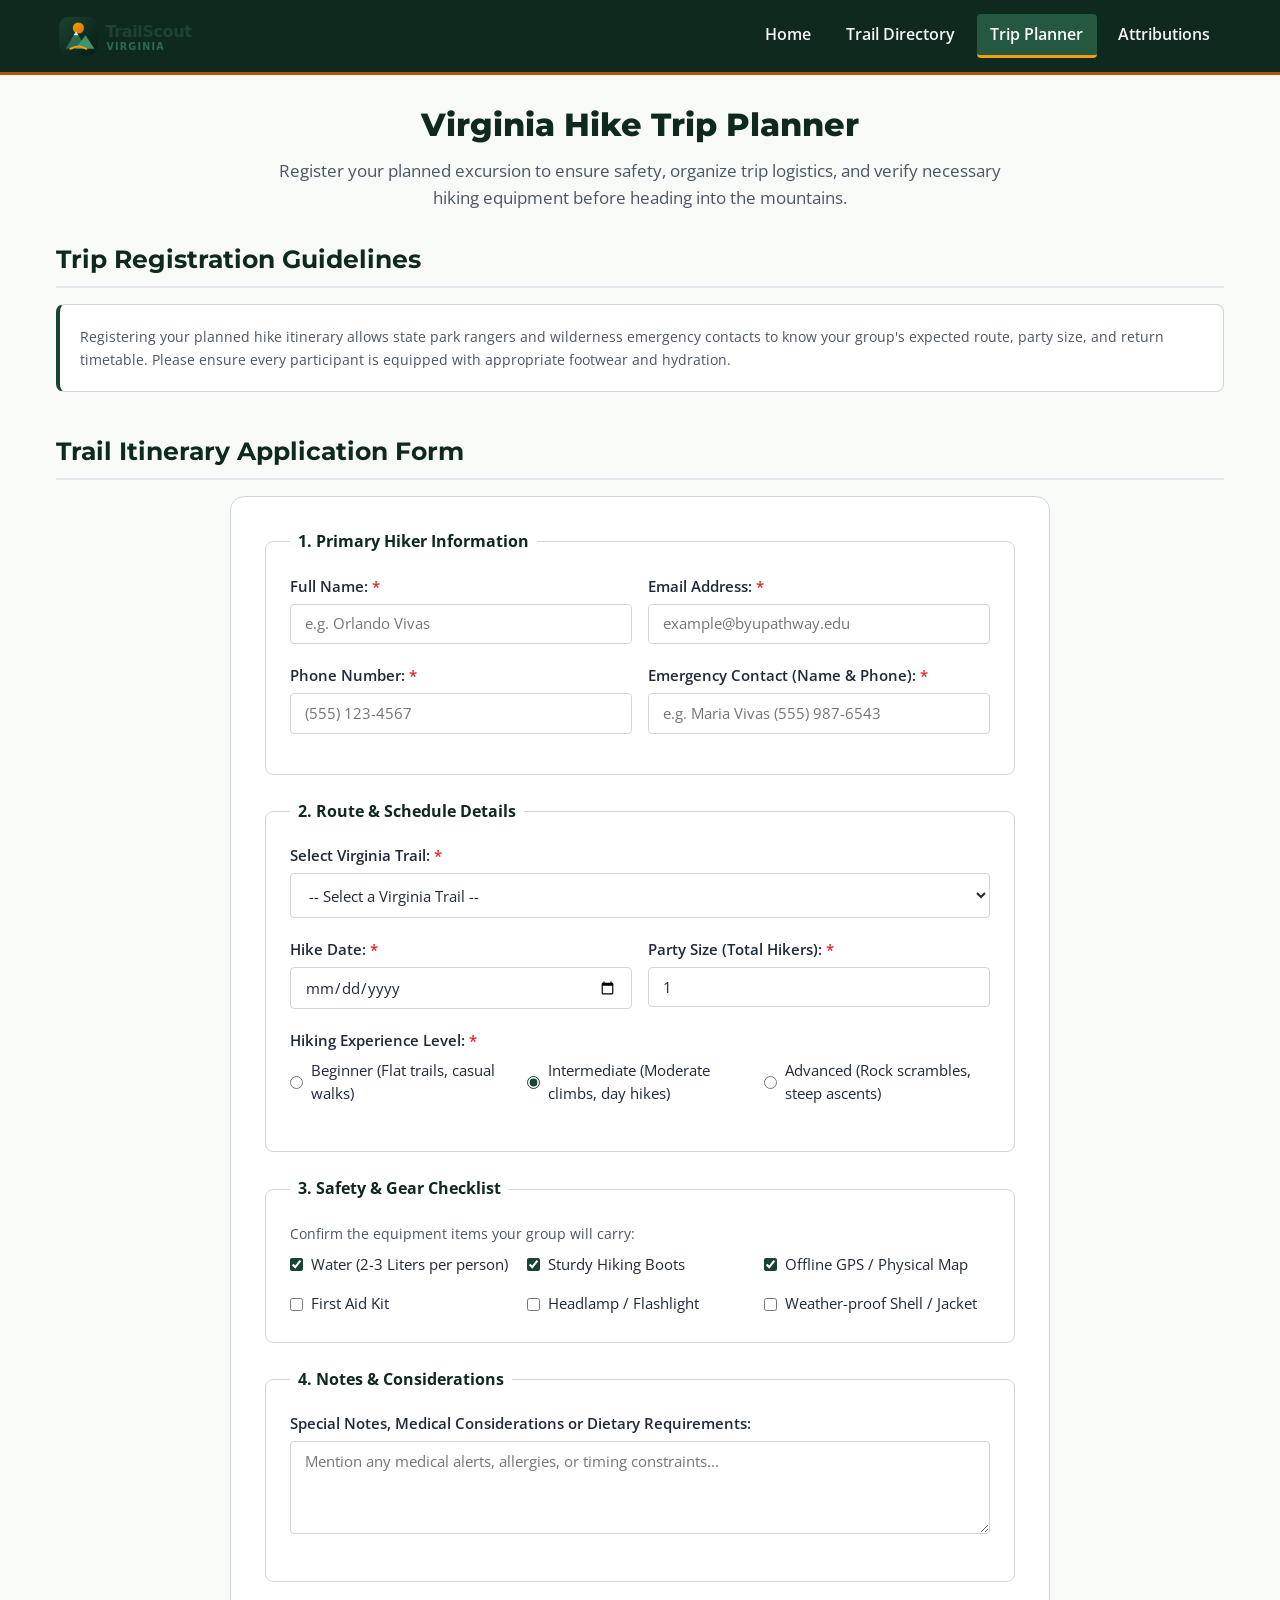
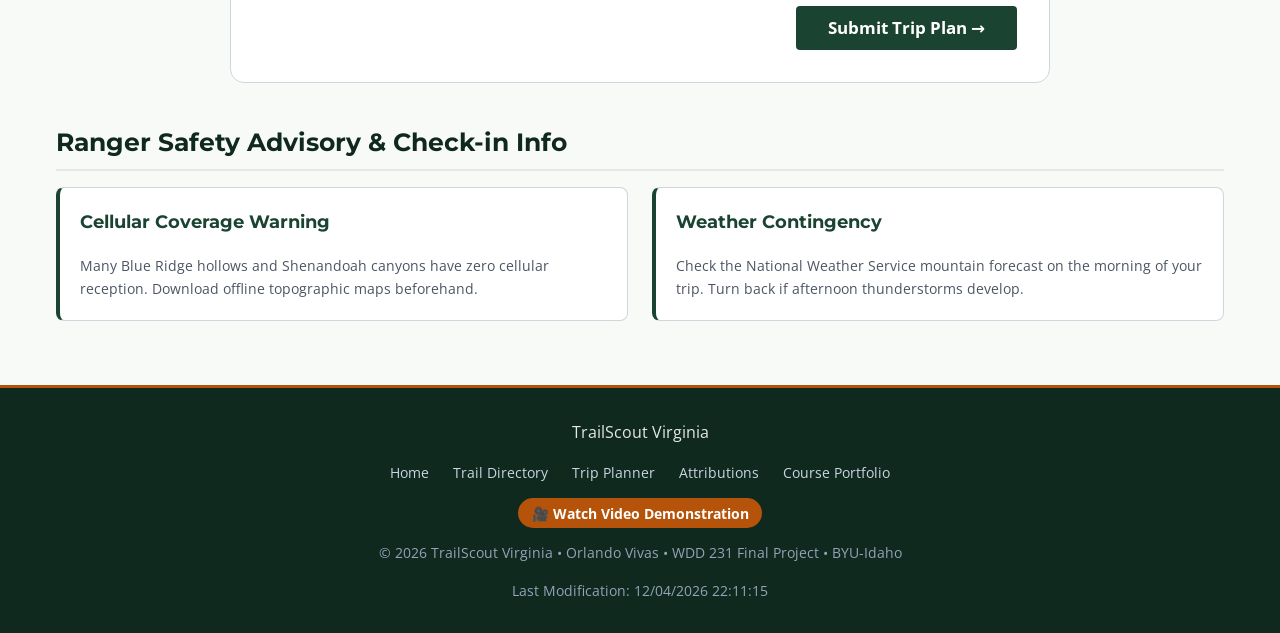
<file: final/planner.html>
<!DOCTYPE html>
<html lang="en">
<head>
    <meta charset="UTF-8">
    <meta name="viewport" content="width=device-width, initial-scale=1.0">
    <title>Virginia Hike Trip Planner - TrailScout Virginia</title>
    <meta name="description" content="Plan and register your Virginia hiking excursion. Select your trail, record safety details, confirm gear essentials, and receive your printable trip itinerary.">
    <meta name="author" content="Orlando Vivas">

    <!-- Google Fonts API (Required Preconnect and Stylesheet) -->
    <link rel="preconnect" href="https://fonts.googleapis.com">
    <link rel="preconnect" href="https://fonts.gstatic.com" crossorigin>
    <link href="https://fonts.googleapis.com/css2?family=Montserrat:wght@400;600;700;800&family=Open+Sans:wght@400;600&display=swap" rel="stylesheet">

    <!-- Open Graph Metadata -->
    <meta property="og:title" content="Virginia Hike Trip Planner - TrailScout Virginia">
    <meta property="og:type" content="website">
    <meta property="og:description" content="Organize your next Virginia hiking trip with our itinerary planner, safety checklist, and gear guidelines.">
    <meta property="og:image" content="https://vivaseliezer.github.io/wdd231/final/images/hero-virginia.svg">
    <meta property="og:url" content="https://vivaseliezer.github.io/wdd231/final/planner.html">

    <!-- Favicon -->
    <link rel="icon" href="images/favicon.svg" type="image/svg+xml">

    <!-- Stylesheets -->
    <link rel="stylesheet" href="styles/normalize.css">
    <link rel="stylesheet" href="styles/styles.css">

    <!-- Scripts (ES Module & Global) -->
    <script src="scripts/main.js" defer></script>
    <script type="module" src="scripts/planner.js"></script>
</head>
<body>
    <!-- Site Header & Responsive Navigation -->
    <header>
        <div class="header-wrapper">
            <a href="index.html" class="logo-branding" aria-label="TrailScout Virginia Home">
                <img src="images/logo.svg" alt="TrailScout Virginia Logo" class="site-logo-img" width="180" height="45">
            </a>
            <button class="nav-toggle" id="nav-toggle" aria-label="Toggle Navigation Menu" aria-expanded="false">☰</button>
            <nav class="site-nav" aria-label="Main Navigation">
                <ul class="nav-menu" id="nav-menu">
                    <li><a href="index.html">Home</a></li>
                    <li><a href="trails.html">Trail Directory</a></li>
                    <li><a href="planner.html" class="active">Trip Planner</a></li>
                    <li><a href="attributions.html">Attributions</a></li>
                </ul>
            </nav>
        </div>
    </header>

    <!-- Main Content -->
    <main id="main-content">
        <h1 class="page-title">Virginia Hike Trip Planner</h1>
        <p class="page-tagline">Register your planned excursion to ensure safety, organize trip logistics, and verify necessary hiking equipment before heading into the mountains.</p>

        <!-- Section 1: Instructions & Overview with h2 -->
        <section class="guidelines-section" aria-label="Registration Instructions">
            <h2>Trip Registration Guidelines</h2>
            <div class="guide-panel">
                <p>Registering your planned hike itinerary allows state park rangers and wilderness emergency contacts to know your group's expected route, party size, and return timetable. Please ensure every participant is equipped with appropriate footwear and hydration.</p>
            </div>
        </section>

        <!-- Section 2: Form Panel with h2 -->
        <section class="form-section" aria-label="Hike Registration Form">
            <h2>Trail Itinerary Application Form</h2>
            <div class="form-panel">
                <form action="planned.html" method="get" id="trip-planner-form">
                    <input type="hidden" name="submittedAt" id="submittedAt">

                    <!-- Fieldset 1: Hiker Information -->
                    <fieldset>
                        <legend>1. Primary Hiker Information</legend>
                        <div class="form-columns">
                            <div class="form-field">
                                <label for="hiker-name">Full Name: <span style="color:#dc2626;">*</span></label>
                                <input type="text" id="hiker-name" name="hikerName" placeholder="e.g. Orlando Vivas" required autocomplete="name">
                            </div>
                            <div class="form-field">
                                <label for="email">Email Address: <span style="color:#dc2626;">*</span></label>
                                <input type="email" id="email" name="email" placeholder="example@byupathway.edu" required autocomplete="email">
                            </div>
                        </div>
                        <div class="form-columns">
                            <div class="form-field">
                                <label for="phone">Phone Number: <span style="color:#dc2626;">*</span></label>
                                <input type="tel" id="phone" name="phone" placeholder="(555) 123-4567" required autocomplete="tel">
                            </div>
                            <div class="form-field">
                                <label for="emergency-contact">Emergency Contact (Name & Phone): <span style="color:#dc2626;">*</span></label>
                                <input type="text" id="emergency-contact" name="emergencyContact" placeholder="e.g. Maria Vivas (555) 987-6543" required>
                            </div>
                        </div>
                    </fieldset>

                    <!-- Fieldset 2: Route & Schedule -->
                    <fieldset>
                        <legend>2. Route & Schedule Details</legend>
                        <div class="form-field">
                            <label for="trail-select">Select Virginia Trail: <span style="color:#dc2626;">*</span></label>
                            <select id="trail-select" name="trail" required>
                                <option value="" disabled selected>Loading trails catalog...</option>
                            </select>
                        </div>
                        <div class="form-columns">
                            <div class="form-field">
                                <label for="hike-date">Hike Date: <span style="color:#dc2626;">*</span></label>
                                <input type="date" id="hike-date" name="hikeDate" required>
                            </div>
                            <div class="form-field">
                                <label for="party-size">Party Size (Total Hikers): <span style="color:#dc2626;">*</span></label>
                                <input type="number" id="party-size" name="partySize" min="1" max="25" value="1" required>
                            </div>
                        </div>
                        <div class="form-field">
                            <label>Hiking Experience Level: <span style="color:#dc2626;">*</span></label>
                            <div class="choice-group" role="radiogroup" aria-label="Hiking Experience Level">
                                <label class="choice-label">
                                    <input type="radio" name="experience" value="Beginner" required>
                                    <span>Beginner (Flat trails, casual walks)</span>
                                </label>
                                <label class="choice-label">
                                    <input type="radio" name="experience" value="Intermediate" checked>
                                    <span>Intermediate (Moderate climbs, day hikes)</span>
                                </label>
                                <label class="choice-label">
                                    <input type="radio" name="experience" value="Advanced">
                                    <span>Advanced (Rock scrambles, steep ascents)</span>
                                </label>
                            </div>
                        </div>
                    </fieldset>

                    <!-- Fieldset 3: Gear Checklist -->
                    <fieldset>
                        <legend>3. Safety & Gear Checklist</legend>
                        <p style="margin:0 0 0.5rem 0; font-size:0.9rem; color:var(--color-text-muted);">Confirm the equipment items your group will carry:</p>
                        <div class="choice-group" aria-label="Gear checklist">
                            <label class="choice-label">
                                <input type="checkbox" name="gear" value="Water (2-3L per person)" checked>
                                <span>Water (2-3 Liters per person)</span>
                            </label>
                            <label class="choice-label">
                                <input type="checkbox" name="gear" value="Sturdy Hiking Boots" checked>
                                <span>Sturdy Hiking Boots</span>
                            </label>
                            <label class="choice-label">
                                <input type="checkbox" name="gear" value="Offline GPS / Physical Map" checked>
                                <span>Offline GPS / Physical Map</span>
                            </label>
                            <label class="choice-label">
                                <input type="checkbox" name="gear" value="First Aid Kit">
                                <span>First Aid Kit</span>
                            </label>
                            <label class="choice-label">
                                <input type="checkbox" name="gear" value="Headlamp / Flashlight">
                                <span>Headlamp / Flashlight</span>
                            </label>
                            <label class="choice-label">
                                <input type="checkbox" name="gear" value="Weather-proof Shell / Jacket">
                                <span>Weather-proof Shell / Jacket</span>
                            </label>
                        </div>
                    </fieldset>

                    <!-- Fieldset 4: Notes -->
                    <fieldset>
                        <legend>4. Notes & Considerations</legend>
                        <div class="form-field">
                            <label for="notes">Special Notes, Medical Considerations or Dietary Requirements:</label>
                            <textarea id="notes" name="notes" rows="4" placeholder="Mention any medical alerts, allergies, or timing constraints..."></textarea>
                        </div>
                    </fieldset>

                    <div style="display:flex; justify-content:flex-end;">
                        <button type="submit" class="action-btn" style="padding:0.75rem 2rem; font-size:1.05rem;">Submit Trip Plan &rarr;</button>
                    </div>
                </form>
            </div>
        </section>

        <!-- Section 3: Safety Advisory with h2 -->
        <section class="safety-section" aria-label="Ranger Safety Advisory">
            <h2>Ranger Safety Advisory & Check-in Info</h2>
            <div class="guides-grid">
                <article class="guide-panel">
                    <h3>Cellular Coverage Warning</h3>
                    <p>Many Blue Ridge hollows and Shenandoah canyons have zero cellular reception. Download offline topographic maps beforehand.</p>
                </article>
                <article class="guide-panel">
                    <h3>Weather Contingency</h3>
                    <p>Check the National Weather Service mountain forecast on the morning of your trip. Turn back if afternoon thunderstorms develop.</p>
                </article>
            </div>
        </section>
    </main>

    <!-- Site Footer -->
    <footer>
        <div class="footer-wrapper">
            <div>TrailScout Virginia</div>
            <nav class="footer-nav" aria-label="Footer Navigation">
                <a href="index.html">Home</a>
                <a href="trails.html">Trail Directory</a>
                <a href="planner.html">Trip Planner</a>
                <a href="attributions.html">Attributions</a>
                <a href="../index.html">Course Portfolio</a>
            </nav>
            <div>
                <a href="https://youtu.be/98jCOsJvnR8" target="_blank" rel="noopener noreferrer" class="video-link-highlight" aria-label="Watch W06 JavaScript Functionality Video Demonstration">
                    🎥 Watch Video Demonstration
                </a>
            </div>
            <p class="footer-meta">
                &copy; <span id="currentyear"></span> TrailScout Virginia &bull; Orlando Vivas &bull; WDD 231 Final Project &bull; BYU-Idaho
            </p>
            <p class="footer-meta">
                Last Modification: <span id="lastModified"></span>
            </p>
        </div>
    </footer>
</body>
</html>
</file>
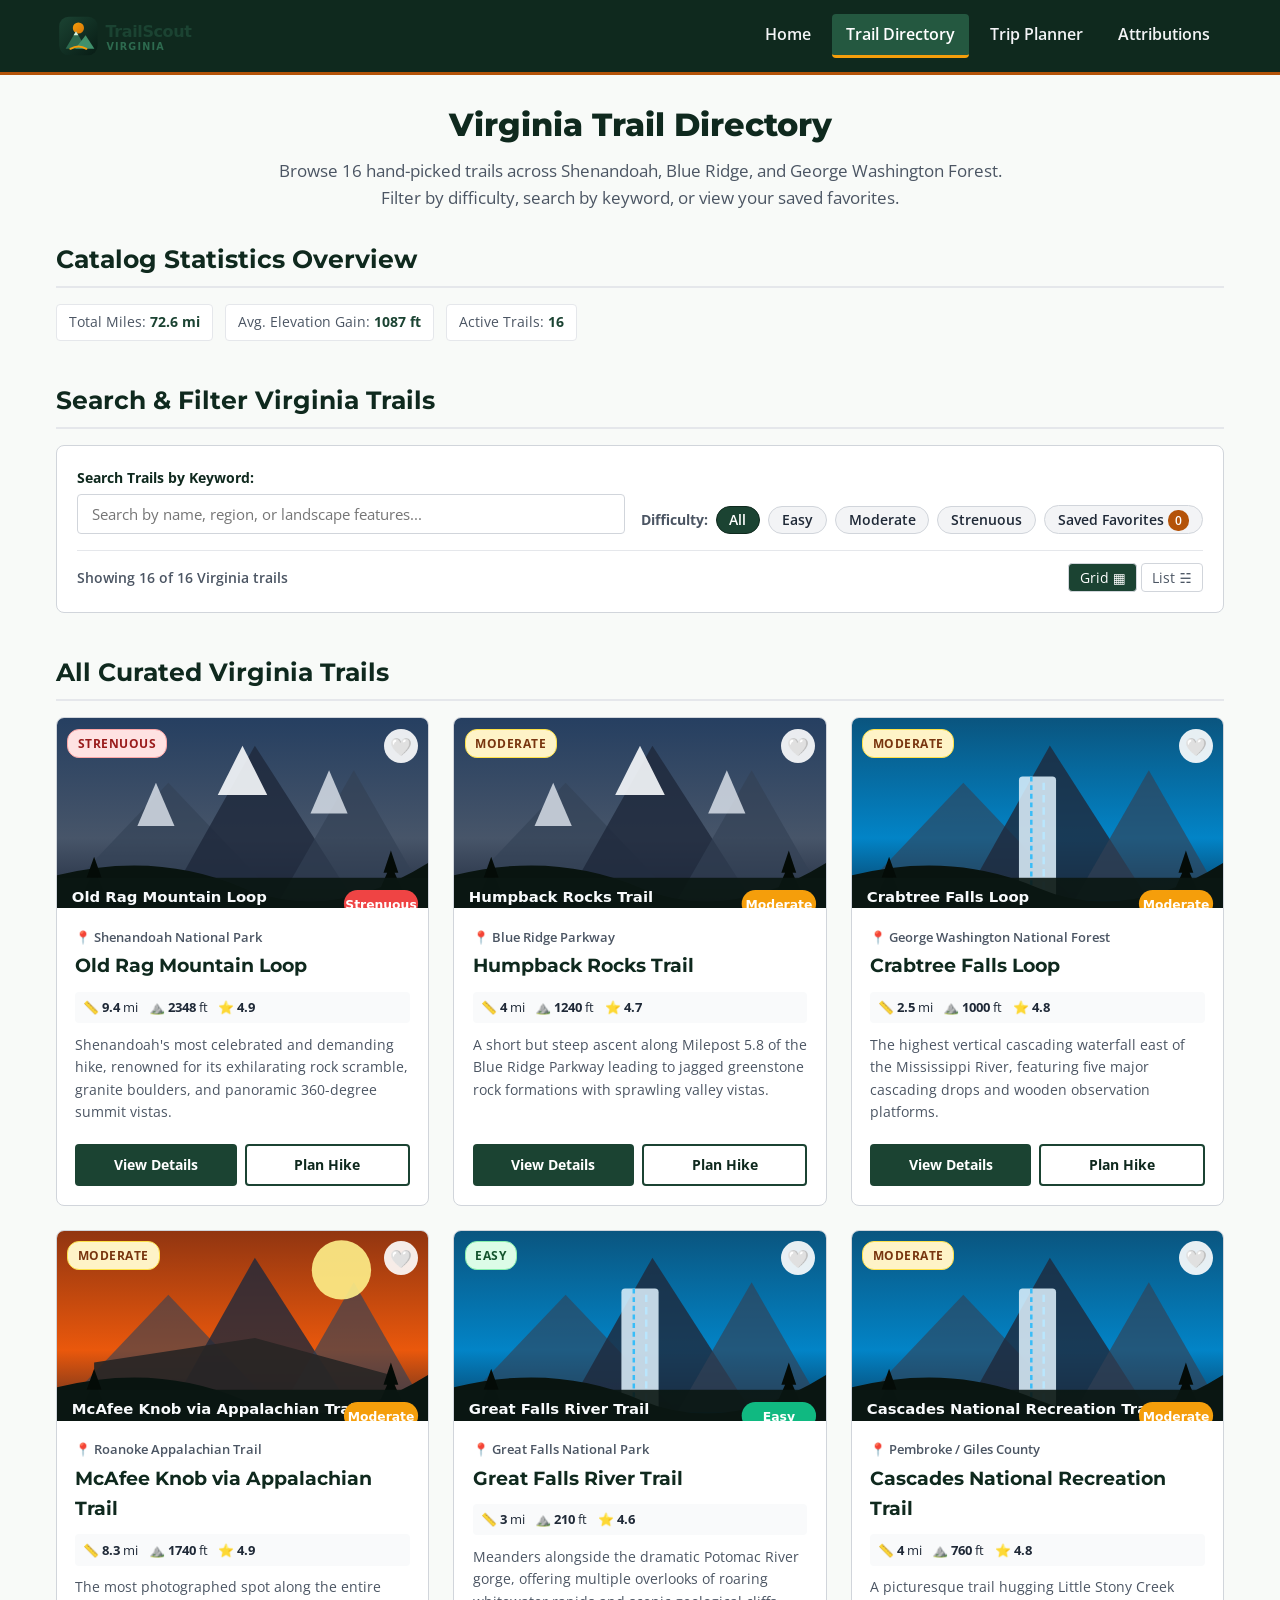
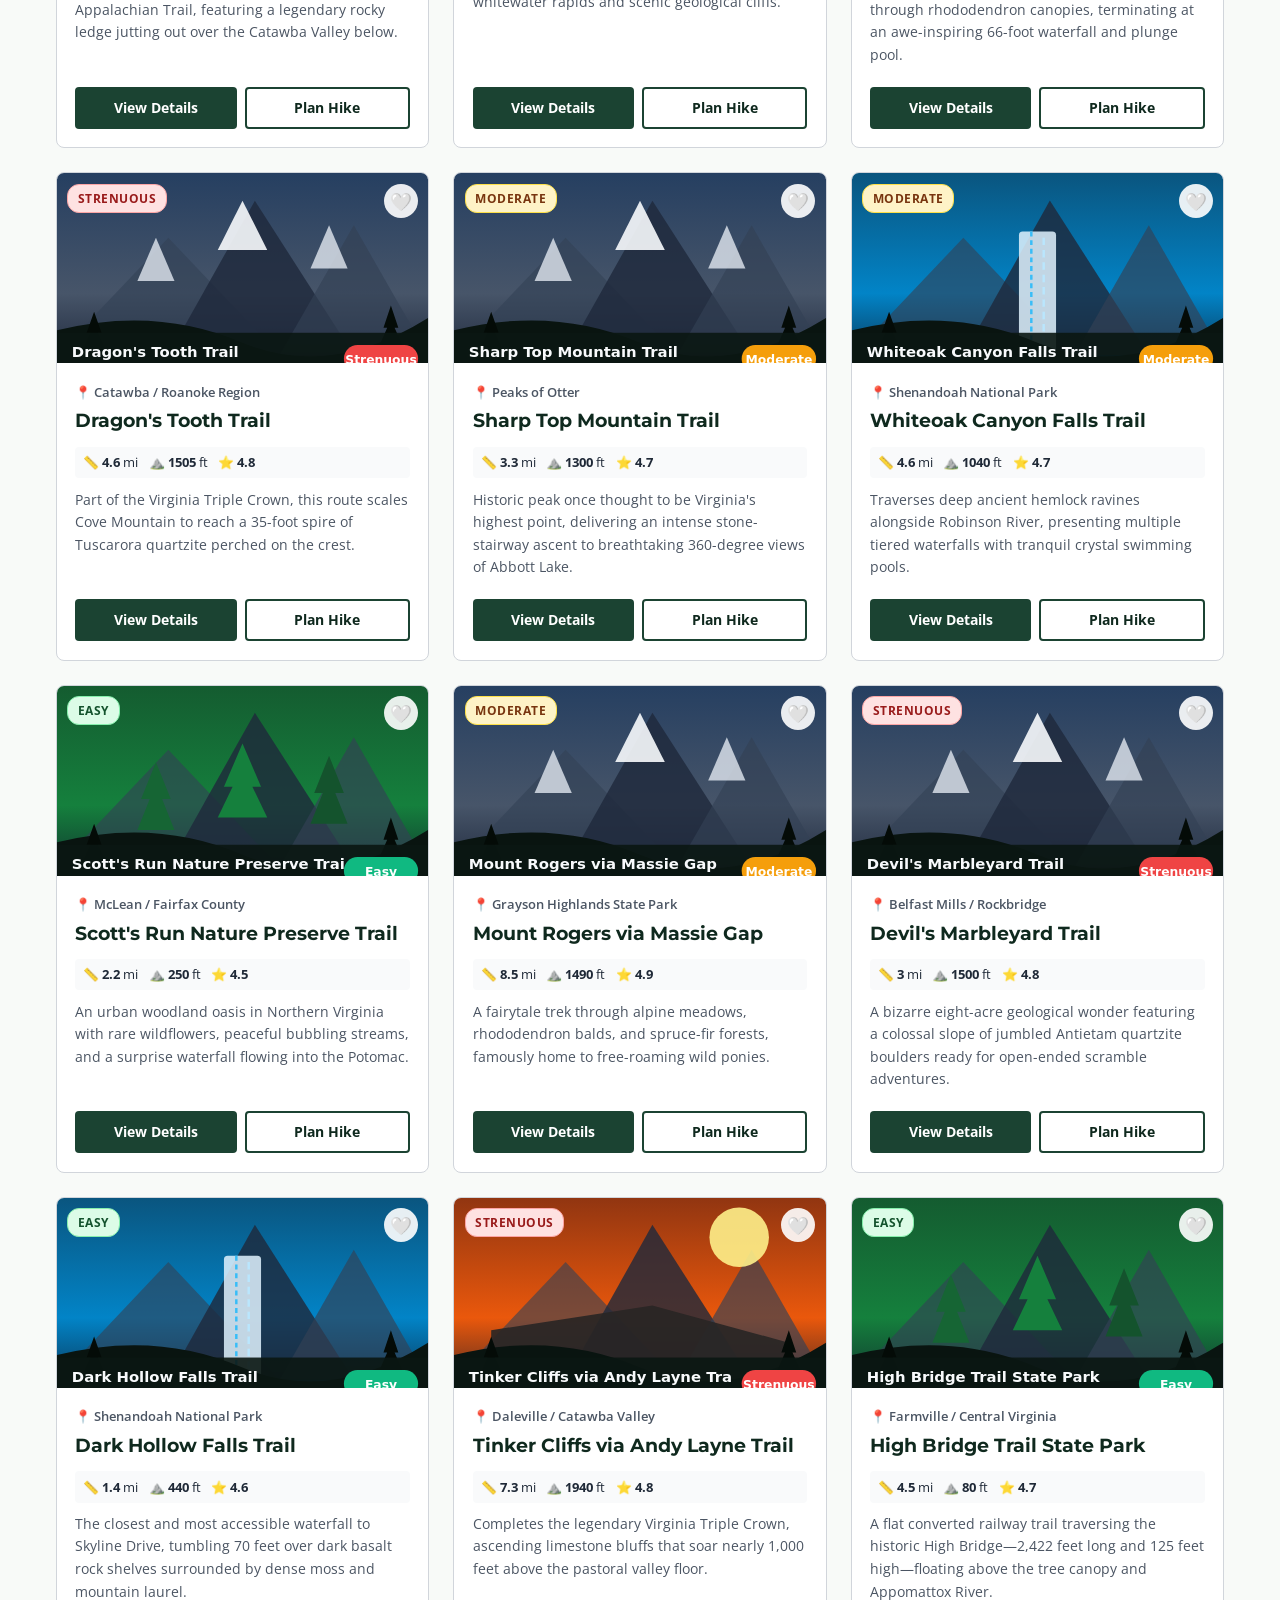
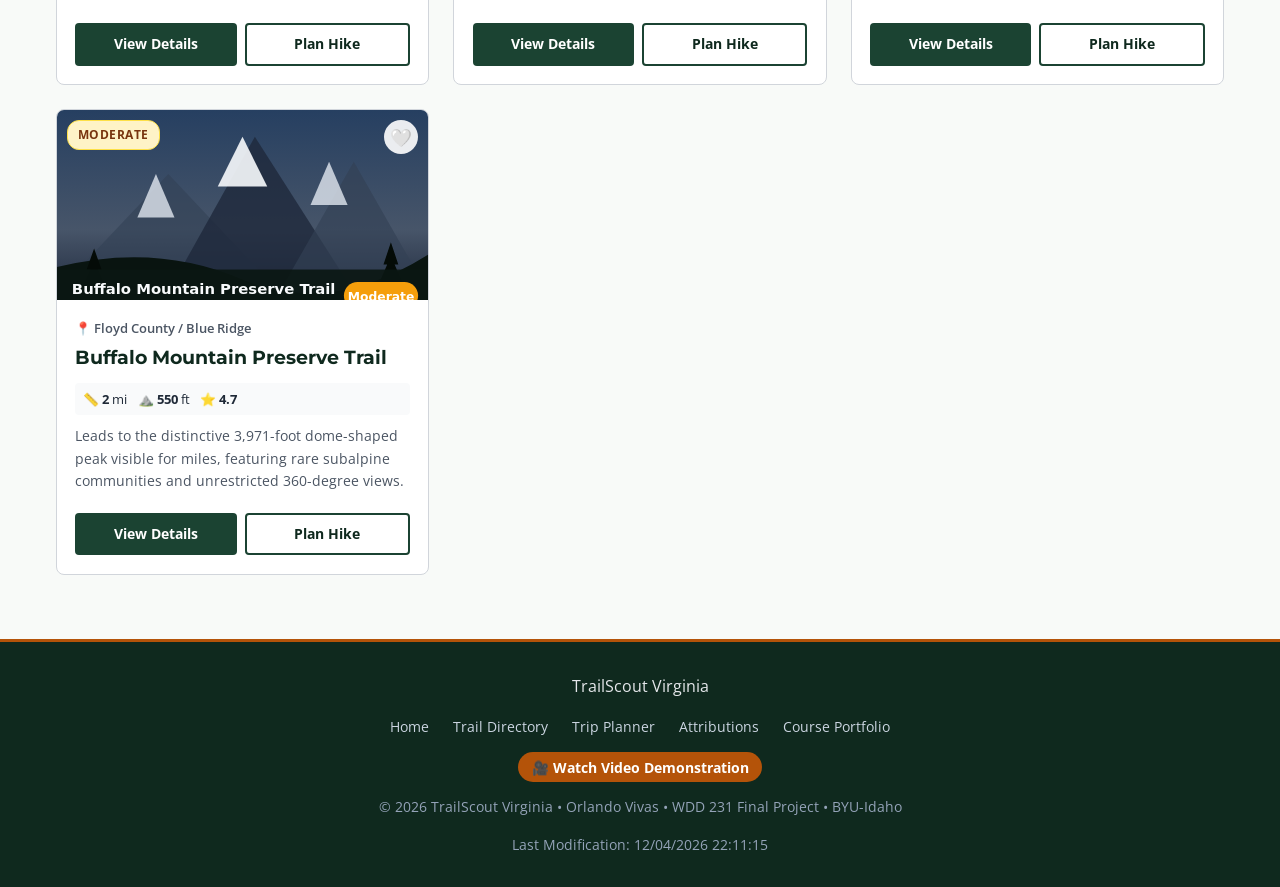
<file: final/trails.html>
<!DOCTYPE html>
<html lang="en">
<head>
    <meta charset="UTF-8">
    <meta name="viewport" content="width=device-width, initial-scale=1.0">
    <title>Virginia Trail Directory - TrailScout Virginia</title>
    <meta name="description" content="Explore and filter 16 scenic hiking trails in Virginia by difficulty, distance, and elevation. Save your favorites and plan your next hike with TrailScout.">
    <meta name="author" content="Orlando Vivas">

    <!-- Google Fonts API (Required Preconnect and Stylesheet) -->
    <link rel="preconnect" href="https://fonts.googleapis.com">
    <link rel="preconnect" href="https://fonts.gstatic.com" crossorigin>
    <link href="https://fonts.googleapis.com/css2?family=Montserrat:wght@400;600;700;800&family=Open+Sans:wght@400;600&display=swap" rel="stylesheet">

    <!-- Open Graph Metadata -->
    <meta property="og:title" content="Virginia Trail Directory - TrailScout Virginia">
    <meta property="og:type" content="website">
    <meta property="og:description" content="Search and discover top Virginia trails: Old Rag, Humpback Rocks, Crabtree Falls, and more with live filters and details.">
    <meta property="og:image" content="https://vivaseliezer.github.io/wdd231/final/images/hero-virginia.svg">
    <meta property="og:url" content="https://vivaseliezer.github.io/wdd231/final/trails.html">

    <!-- Favicon -->
    <link rel="icon" href="images/favicon.svg" type="image/svg+xml">

    <!-- Stylesheets -->
    <link rel="stylesheet" href="styles/normalize.css">
    <link rel="stylesheet" href="styles/styles.css">

    <!-- Scripts (ES Module & Global) -->
    <script src="scripts/main.js" defer></script>
    <script type="module" src="scripts/trails.js"></script>
</head>
<body>
    <!-- Site Header & Responsive Navigation -->
    <header>
        <div class="header-wrapper">
            <a href="index.html" class="logo-branding" aria-label="TrailScout Virginia Home">
                <img src="images/logo.svg" alt="TrailScout Virginia Logo" class="site-logo-img" width="180" height="45">
            </a>
            <button class="nav-toggle" id="nav-toggle" aria-label="Toggle Navigation Menu" aria-expanded="false">☰</button>
            <nav class="site-nav" aria-label="Main Navigation">
                <ul class="nav-menu" id="nav-menu">
                    <li><a href="index.html">Home</a></li>
                    <li><a href="trails.html" class="active">Trail Directory</a></li>
                    <li><a href="planner.html">Trip Planner</a></li>
                    <li><a href="attributions.html">Attributions</a></li>
                </ul>
            </nav>
        </div>
    </header>

    <!-- Main Content -->
    <main id="main-content">
        <h1 class="page-title">Virginia Trail Directory</h1>
        <p class="page-tagline">Browse 16 hand-picked trails across Shenandoah, Blue Ridge, and George Washington Forest. Filter by difficulty, search by keyword, or view your saved favorites.</p>

        <!-- Section 1: Dynamic Summary Metrics with h2 -->
        <section class="summary-section" aria-label="Catalog Summary Statistics">
            <h2>Catalog Statistics Overview</h2>
            <div class="directory-summary-strip" id="trail-stats-summary">
                <!-- Populated dynamically by trails.js -->
            </div>
        </section>

        <!-- Section 2: Directory Controls with h2 -->
        <section class="controls-section" aria-label="Directory Search and Filters">
            <h2>Search & Filter Virginia Trails</h2>
            <div class="directory-controls">
                <div class="controls-row">
                    <div class="search-field">
                        <label for="trail-search-input">Search Trails by Keyword:</label>
                        <input type="text" id="trail-search-input" placeholder="Search by name, region, or landscape features..." aria-label="Search trails by keyword">
                    </div>
                    <div class="filter-group" role="group" aria-label="Filter trails by difficulty">
                        <span style="font-weight:700; font-size:0.85rem; color:var(--color-text-muted);">Difficulty:</span>
                        <button type="button" class="filter-btn active" data-filter="All" aria-pressed="true">All</button>
                        <button type="button" class="filter-btn" data-filter="Easy" aria-pressed="false">Easy</button>
                        <button type="button" class="filter-btn" data-filter="Moderate" aria-pressed="false">Moderate</button>
                        <button type="button" class="filter-btn" data-filter="Strenuous" aria-pressed="false">Strenuous</button>
                        <button type="button" class="fav-toggle-btn" id="fav-toggle-btn" aria-pressed="false">
                            Saved Favorites <span class="badge-counter" id="fav-count-badge">0</span>
                        </button>
                    </div>
                </div>
                <div class="controls-footer">
                    <p class="trails-count-text" id="trails-count" aria-live="polite">Loading trails...</p>
                    <div style="display:flex; gap:0.25rem;" role="group" aria-label="Toggle Layout View">
                        <button type="button" class="view-btn active" id="grid-view-btn" aria-pressed="true" aria-label="Switch to Grid View">Grid ▦</button>
                        <button type="button" class="view-btn" id="list-view-btn" aria-pressed="false" aria-label="Switch to List View">List ☵</button>
                    </div>
                </div>
            </div>
        </section>

        <!-- Section 3: Trails Dynamic Catalog with h2 -->
        <section class="catalog-section" aria-label="Virginia Trails Catalog">
            <h2>All Curated Virginia Trails</h2>
            <div id="trails-container" class="trails-grid-view">
                <p>Loading Virginia trail database...</p>
            </div>
        </section>
    </main>

    <!-- Modal Dialog Component (HTML5 <dialog>) -->
    <dialog id="trail-modal" class="trail-dialog" aria-labelledby="modal-trail-name">
        <div class="modal-dialog-inner">
            <button type="button" class="modal-close-btn" aria-label="Close dialog">&times;</button>
            <div class="modal-content-body">
                <!-- Content dynamically populated by modal.mjs -->
            </div>
        </div>
    </dialog>

    <!-- Site Footer -->
    <footer>
        <div class="footer-wrapper">
            <div>TrailScout Virginia</div>
            <nav class="footer-nav" aria-label="Footer Navigation">
                <a href="index.html">Home</a>
                <a href="trails.html">Trail Directory</a>
                <a href="planner.html">Trip Planner</a>
                <a href="attributions.html">Attributions</a>
                <a href="../index.html">Course Portfolio</a>
            </nav>
            <div>
                <a href="https://youtu.be/98jCOsJvnR8" target="_blank" rel="noopener noreferrer" class="video-link-highlight" aria-label="Watch W06 JavaScript Functionality Video Demonstration">
                    🎥 Watch Video Demonstration
                </a>
            </div>
            <p class="footer-meta">
                &copy; <span id="currentyear"></span> TrailScout Virginia &bull; Orlando Vivas &bull; WDD 231 Final Project &bull; BYU-Idaho
            </p>
            <p class="footer-meta">
                Last Modification: <span id="lastModified"></span>
            </p>
        </div>
    </footer>
</body>
</html>
</file>
<file: styles/styles.css>
@import url('https://fonts.googleapis.com/css2?family=Roboto:wght@300;400;500;700&display=swap');

:root {
    --bg-main: #121417;
    --header-bg: #1c2127;
    --card-bg: #222830;
    --card-header-bg: #2c3540;
    --card-border: #36414e;
    --text-primary: #e6edf3;
    --text-secondary: #9da7b3;
    --text-highlight: #ffffff;
    --course-completed-bg: #4f6339;
    --course-completed-hover: #5c7442;
    --course-pending-bg: #453c35;
    --course-pending-hover: #544941;
    --btn-filter-bg: #374151;
    --btn-filter-active: #c25e1a;
    --accent-blue: #1d4ed8;
    --font-family: 'Roboto', -apple-system, BlinkMacSystemFont, 'Segoe UI', Roboto, Oxygen, Ubuntu, Cantarell, sans-serif;
    --border-radius: 8px;
    --transition-speed: 0.25s;
}

* {
    box-sizing: border-box;
    margin: 0;
    padding: 0;
}

body {
    font-family: var(--font-family);
    background-color: var(--bg-main);
    color: var(--text-primary);
    line-height: 1.6;
    min-height: 100vh;
    display: flex;
    flex-direction: column;
}

/* Header & Navigation */
header {
    background-color: var(--header-bg);
    border-bottom: 1px solid var(--card-border);
    position: sticky;
    top: 0;
    z-index: 1000;
}

.header-container {
    max-width: 1100px;
    margin: 0 auto;
    padding: 0.85rem 1.5rem;
    display: flex;
    justify-content: space-between;
    align-items: center;
}

.logo-branding {
    display: flex;
    align-items: center;
    gap: 0.75rem;
    text-decoration: none;
    color: var(--text-primary);
    font-weight: 700;
    font-size: 1.15rem;
}

.logo-icon {
    width: 34px;
    height: 34px;
    background: linear-gradient(135deg, #2563eb, #1d4ed8);
    color: #ffffff;
    border-radius: 6px;
    display: flex;
    align-items: center;
    justify-content: center;
    font-weight: 800;
    font-size: 1.1rem;
    box-shadow: 0 2px 4px rgba(0, 0, 0, 0.3);
}

.nav-toggle {
    display: none;
    background: transparent;
    border: none;
    color: var(--text-primary);
    font-size: 1.75rem;
    cursor: pointer;
    padding: 0.25rem 0.5rem;
    line-height: 1;
}

.nav-menu {
    display: flex;
    list-style: none;
    gap: 1.75rem;
    align-items: center;
}

.nav-menu a {
    text-decoration: none;
    color: var(--text-primary);
    font-weight: 500;
    font-size: 1rem;
    transition: color var(--transition-speed) ease;
    padding: 0.25rem 0;
    position: relative;
}

.nav-menu a:hover,
.nav-menu a.active {
    color: #60a5fa;
}

.nav-menu a.active::after {
    content: '';
    position: absolute;
    bottom: -4px;
    left: 0;
    width: 100%;
    height: 2px;
    background-color: #60a5fa;
    border-radius: 2px;
}

/* Main Content */
main {
    flex: 1;
    max-width: 1100px;
    width: 100%;
    margin: 0 auto;
    padding: 2rem 1.5rem;
}

.page-title {
    font-size: 2rem;
    font-weight: 700;
    margin-bottom: 1.5rem;
    color: var(--text-highlight);
}

/* Cards Layout */
.card {
    background-color: var(--card-bg);
    border: 1px solid var(--card-border);
    border-radius: var(--border-radius);
    overflow: hidden;
    box-shadow: 0 4px 12px rgba(0, 0, 0, 0.25);
    display: flex;
    flex-direction: column;
    margin-bottom: 1.75rem;
}

.card-header {
    background-color: var(--card-header-bg);
    padding: 0.75rem 1.25rem;
    text-align: center;
    border-bottom: 1px solid var(--card-border);
}

.card-header h2 {
    font-size: 1.1rem;
    font-weight: 600;
    color: var(--text-highlight);
    margin: 0;
}

.card-body {
    padding: 1.5rem;
    flex: 1;
}

.about-text {
    font-size: 0.95rem;
    color: var(--text-primary);
    line-height: 1.75;
    text-align: justify;
}

/* Photo Card */
.photo-card .card-body {
    display: flex;
    justify-content: center;
    align-items: center;
    padding: 1.5rem;
}

.student-img-container {
    width: 100%;
    max-width: 220px;
    aspect-ratio: 1 / 1;
    overflow: hidden;
    border-radius: var(--border-radius);
    box-shadow: 0 4px 12px rgba(0, 0, 0, 0.35);
    border: 2px solid var(--card-border);
    background-color: #1a1e24;
}

.student-img {
    width: 100%;
    height: 100%;
    object-fit: cover;
    display: block;
}

/* Web Certificate Courses Section */
.courses-section {
    margin-top: 0;
}

.filter-container {
    display: flex;
    justify-content: center;
    gap: 0.75rem;
    margin-bottom: 1.5rem;
}

.filter-btn {
    background-color: var(--btn-filter-bg);
    color: var(--text-primary);
    border: none;
    padding: 0.5rem 1.5rem;
    border-radius: 6px;
    font-size: 0.95rem;
    font-weight: 600;
    cursor: pointer;
    transition: all var(--transition-speed) ease;
}

.filter-btn:hover {
    filter: brightness(1.15);
}

.filter-btn.active {
    background-color: var(--btn-filter-active);
    color: #ffffff;
    box-shadow: 0 2px 6px rgba(194, 94, 26, 0.4);
}

.courses-grid {
    display: grid;
    grid-template-columns: repeat(3, 1fr);
    gap: 1.25rem;
    margin-bottom: 1.5rem;
}

.course-card {
    border-radius: 6px;
    padding: 1.1rem 1rem;
    text-align: center;
    font-weight: 700;
    font-size: 1.05rem;
    color: #ffffff;
    cursor: pointer;
    transition: transform var(--transition-speed) ease, filter var(--transition-speed) ease, box-shadow var(--transition-speed) ease;
    user-select: none;
    border: 1px solid rgba(255, 255, 255, 0.08);
}

.course-card:hover {
    transform: translateY(-2px);
    filter: brightness(1.12);
    box-shadow: 0 4px 10px rgba(0, 0, 0, 0.35);
}

.course-card.completed {
    background-color: var(--course-completed-bg);
}

.course-card.pending {
    background-color: var(--course-pending-bg);
}

.course-card.completed::before {
    content: "✓ ";
    color: #a3e635;
    font-size: 1.1rem;
}

.credits-summary {
    color: var(--text-secondary);
    font-size: 0.95rem;
    text-align: left;
    margin-top: 1rem;
    padding-top: 0.75rem;
    border-top: 1px solid rgba(255, 255, 255, 0.06);
}

.credits-count {
    color: var(--text-highlight);
    font-weight: 700;
}

/* Modal Dialog for Course Details */
dialog#course-dialog {
    background-color: var(--card-bg);
    color: var(--text-primary);
    border: 1px solid var(--card-border);
    border-radius: var(--border-radius);
    padding: 0;
    max-width: 500px;
    width: 90%;
    margin: auto;
    box-shadow: 0 10px 25px rgba(0, 0, 0, 0.6);
}

dialog#course-dialog::backdrop {
    background-color: rgba(0, 0, 0, 0.75);
    backdrop-filter: blur(2px);
}

.dialog-content {
    display: flex;
    flex-direction: column;
}

.dialog-header {
    background-color: var(--card-header-bg);
    padding: 1rem 1.5rem;
    display: flex;
    justify-content: space-between;
    align-items: center;
    border-bottom: 1px solid var(--card-border);
}

.dialog-header h3 {
    font-size: 1.25rem;
    color: var(--text-highlight);
    margin: 0;
}

.close-btn {
    background: none;
    border: none;
    color: var(--text-secondary);
    font-size: 1.5rem;
    cursor: pointer;
    line-height: 1;
    padding: 0 0.25rem;
}

.close-btn:hover {
    color: #ef4444;
}

.dialog-body {
    padding: 1.5rem;
    font-size: 0.95rem;
}

.dialog-body p {
    margin-bottom: 0.85rem;
}

.dialog-body strong {
    color: #60a5fa;
}

.dialog-tag {
    display: inline-block;
    background-color: #374151;
    color: #e5e7eb;
    padding: 0.2rem 0.6rem;
    border-radius: 4px;
    font-size: 0.85rem;
    margin-right: 0.4rem;
    margin-top: 0.3rem;
}

/* Footer */
footer {
    background-color: var(--header-bg);
    border-top: 1px solid var(--card-border);
    padding: 1.5rem 1rem;
    margin-top: auto;
    text-align: center;
}

.footer-container {
    max-width: 1100px;
    margin: 0 auto;
    display: flex;
    flex-direction: column;
    align-items: center;
    gap: 0.85rem;
}

.social-links {
    display: flex;
    justify-content: center;
    gap: 1.25rem;
}

.social-link {
    color: var(--text-secondary);
    display: inline-flex;
    align-items: center;
    justify-content: center;
    width: 36px;
    height: 36px;
    border-radius: 50%;
    background-color: var(--card-bg);
    border: 1px solid var(--card-border);
    transition: all var(--transition-speed) ease;
}

.social-link:hover {
    color: #60a5fa;
    border-color: #60a5fa;
    transform: translateY(-2px);
}

.social-link svg {
    width: 18px;
    height: 18px;
    fill: currentColor;
}

.footer-info {
    font-size: 0.9rem;
    color: var(--text-secondary);
}

.footer-info span {
    color: var(--text-primary);
}

.last-modified {
    font-size: 0.82rem;
    color: #8b949e;
}

/* Responsive Media Queries */
@media (max-width: 860px) {
    .courses-grid {
        grid-template-columns: repeat(2, 1fr);
    }

    .photo-card .card-body {
        padding: 1.5rem;
    }
}

@media (max-width: 640px) {
    .header-container {
        position: relative;
    }

    .nav-toggle {
        display: block;
    }

    .nav-menu {
        display: none;
        flex-direction: column;
        position: absolute;
        top: 100%;
        left: 0;
        right: 0;
        background-color: var(--header-bg);
        border-bottom: 1px solid var(--card-border);
        padding: 1rem 1.5rem;
        gap: 1rem;
        text-align: center;
        box-shadow: 0 4px 8px rgba(0, 0, 0, 0.4);
    }

    .nav-menu.open {
        display: flex;
    }

    .courses-grid {
        grid-template-columns: 1fr;
    }

    .filter-container {
        flex-wrap: wrap;
    }
}
</file>
<file: chamber/styles/styles.css>
:root {
    --navy-dark: #0f2942;
    --navy-mid: #1e3a5f;
    --navy-light: #2c4a6e;
    --gold: #f59e0b;
    --gold-dark: #b45309;
    --bg-main: #f5f7fa;
    --card-bg: #ffffff;
    --card-header-bg: #f1f5f9;
    --card-border: #e2e8f0;
    --text-primary: #1e293b;
    --text-secondary: #475569;
    --text-onnavy: #f8fafc;
    --text-onnavy-muted: #a8bdd4;
    --font-heading: 'Outfit', 'Segoe UI', Roboto, sans-serif;
    --font-body: 'Roboto', -apple-system, BlinkMacSystemFont, 'Segoe UI', Oxygen, Ubuntu, Cantarell, sans-serif;
    --border-radius: 10px;
    --transition-speed: 0.25s;
}

* {
    box-sizing: border-box;
    margin: 0;
    padding: 0;
}

body {
    font-family: var(--font-body);
    background-color: var(--bg-main);
    color: var(--text-primary);
    line-height: 1.6;
    min-height: 100vh;
    display: flex;
    flex-direction: column;
}

img {
    display: block;
}

/* Header & Navigation */
header {
    background-color: var(--navy-dark);
    border-bottom: 3px solid var(--gold);
    position: sticky;
    top: 0;
    z-index: 1000;
}

.header-container {
    max-width: 1200px;
    margin: 0 auto;
    padding: 0.75rem 1.5rem;
    display: flex;
    justify-content: space-between;
    align-items: center;
    gap: 1rem;
}

.logo-branding {
    display: flex;
    align-items: center;
    text-decoration: none;
}

.chamber-logo {
    height: 44px;
    width: auto;
}

.nav-toggle {
    display: none;
    background: transparent;
    border: none;
    color: var(--text-onnavy);
    font-size: 1.75rem;
    cursor: pointer;
    padding: 0.25rem 0.5rem;
    line-height: 1;
}

.nav-menu {
    display: flex;
    list-style: none;
    gap: 1.75rem;
    align-items: center;
}

.nav-menu a {
    text-decoration: none;
    color: var(--text-onnavy);
    font-family: var(--font-heading);
    font-weight: 600;
    font-size: 0.95rem;
    letter-spacing: 0.02em;
    transition: color var(--transition-speed) ease;
    padding: 0.35rem 0;
    position: relative;
}

.nav-menu a:hover,
.nav-menu a.active {
    color: var(--gold);
}

.nav-menu a.active::after {
    content: '';
    position: absolute;
    bottom: -4px;
    left: 0;
    width: 100%;
    height: 2px;
    background-color: var(--gold);
    border-radius: 2px;
}

.nav-menu .nav-cta a {
    background-color: var(--gold);
    color: var(--navy-dark);
    padding: 0.5rem 1.1rem;
    border-radius: 6px;
}

.nav-menu .nav-cta a:hover {
    background-color: var(--gold-dark);
    color: var(--navy-dark);
}

.nav-menu .nav-cta a.active::after {
    display: none;
}

/* Main */
main {
    flex: 1;
    width: 100%;
}

.content-wrap {
    max-width: 1200px;
    width: 100%;
    margin: 0 auto;
    padding: 2rem 1.5rem;
}

.page-title {
    font-family: var(--font-heading);
    font-size: 2rem;
    font-weight: 700;
    margin-bottom: 0.5rem;
    color: var(--navy-dark);
}

.page-intro {
    color: var(--text-secondary);
    margin-bottom: 1.75rem;
    max-width: 65ch;
}

/* Hero */
.hero {
    position: relative;
    min-height: 460px;
    display: flex;
    align-items: flex-end;
    overflow: hidden;
    background-color: var(--navy-dark);
}

.hero-picture,
.hero-img {
    position: absolute;
    top: 0;
    left: 0;
    width: 100%;
    height: 100%;
    object-fit: cover;
    z-index: 1;
}

.hero-overlay {
    position: absolute;
    top: 0;
    left: 0;
    width: 100%;
    height: 100%;
    background: linear-gradient(180deg, rgba(15, 41, 66, 0.45) 0%, rgba(15, 41, 66, 0.92) 100%);
    z-index: 2;
}

.hero-content {
    position: relative;
    z-index: 3;
    max-width: 1200px;
    width: 100%;
    margin: 0 auto;
    padding: 3.5rem 1.5rem 3rem;
    color: var(--text-onnavy);
}

.hero-eyebrow {
    font-family: var(--font-heading);
    text-transform: uppercase;
    letter-spacing: 0.15em;
    font-size: 0.8rem;
    color: var(--gold);
    font-weight: 700;
    margin-bottom: 0.75rem;
}

.hero-title {
    font-family: var(--font-heading);
    font-size: clamp(2rem, 4.5vw, 3.2rem);
    font-weight: 800;
    max-width: 22ch;
    margin-bottom: 0.75rem;
    color: var(--text-onnavy);
}

.hero-subtitle {
    max-width: 58ch;
    color: var(--text-onnavy-muted);
    font-size: 1.05rem;
    margin-bottom: 1.75rem;
    line-height: 1.6;
}

.hero-actions {
    display: flex;
    flex-wrap: wrap;
    gap: 0.85rem;
    align-items: center;
}

.btn {
    display: inline-block;
    font-family: var(--font-heading);
    font-weight: 700;
    font-size: 0.95rem;
    padding: 0.75rem 1.6rem;
    border-radius: 6px;
    text-decoration: none;
    cursor: pointer;
    border: none;
    transition: all var(--transition-speed) ease;
}

.btn-primary {
    background-color: var(--gold);
    color: var(--navy-dark);
}

.btn-primary:hover {
    background-color: var(--gold-dark);
    transform: translateY(-1px);
}

.btn-secondary {
    background-color: transparent;
    color: var(--text-onnavy);
    border: 2px solid var(--text-onnavy);
}

.btn-secondary:hover {
    background-color: var(--text-onnavy);
    color: var(--navy-dark);
}

/* Section headings */
.section-header {
    display: flex;
    justify-content: space-between;
    align-items: baseline;
    flex-wrap: wrap;
    gap: 0.5rem;
    margin-bottom: 1.25rem;
}

.section-title {
    font-family: var(--font-heading);
    font-size: 1.5rem;
    font-weight: 700;
    color: var(--navy-dark);
}

.section-link {
    color: var(--navy-mid);
    font-weight: 600;
    font-size: 0.9rem;
    text-decoration: none;
}

.section-link:hover {
    color: var(--gold-dark);
    text-decoration: underline;
}

section.info-section {
    padding: 2.5rem 0;
}

section.info-section.alt {
    background-color: #eef2f7;
}

/* Home: at-a-glance / date+weather panel */
.glance-grid {
    display: grid;
    grid-template-columns: repeat(2, 1fr);
    gap: 1.5rem;
}

.glance-card {
    background-color: var(--card-bg);
    border: 1px solid var(--card-border);
    border-radius: var(--border-radius);
    padding: 1.5rem;
    box-shadow: 0 2px 8px rgba(15, 41, 66, 0.06);
}

.glance-card h3 {
    font-family: var(--font-heading);
    font-size: 1.05rem;
    color: var(--navy-dark);
    margin-bottom: 0.9rem;
    display: flex;
    align-items: center;
    gap: 0.5rem;
}

.date-display {
    font-size: 1.4rem;
    font-weight: 700;
    color: var(--navy-mid);
    margin-bottom: 0.25rem;
}

.date-sub {
    color: var(--text-secondary);
    font-size: 0.9rem;
}

.weather-current {
    display: flex;
    align-items: center;
    gap: 1rem;
    margin-bottom: 1rem;
}

.weather-icon {
    font-size: 2.75rem;
    line-height: 1;
}

.weather-temp {
    font-size: 2rem;
    font-weight: 700;
    color: var(--navy-mid);
}

.weather-desc {
    color: var(--text-secondary);
    font-size: 0.9rem;
    text-transform: capitalize;
}

.weather-forecast {
    display: flex;
    gap: 0.75rem;
    border-top: 1px solid var(--card-border);
    padding-top: 0.9rem;
}

.forecast-day {
    flex: 1;
    text-align: center;
    font-size: 0.82rem;
    color: var(--text-secondary);
}

.forecast-day .fc-label {
    font-weight: 600;
    color: var(--text-primary);
    display: block;
    margin-bottom: 0.25rem;
}

.forecast-day .fc-icon {
    font-size: 1.4rem;
    display: block;
    margin: 0.15rem 0;
}

.error-msg {
    color: var(--text-secondary);
    font-size: 0.9rem;
    font-style: italic;
}

/* Current Events Section */
.events-section {
    background-color: var(--card-header-bg);
}

.section-intro {
    color: var(--text-secondary);
    font-size: 0.95rem;
    margin-top: 0.25rem;
}

.events-grid {
    display: grid;
    grid-template-columns: repeat(3, 1fr);
    gap: 1.5rem;
}

.event-card {
    background-color: var(--card-bg);
    border: 1px solid var(--card-border);
    border-radius: var(--border-radius);
    padding: 1.5rem;
    display: flex;
    flex-direction: column;
    gap: 1rem;
    box-shadow: 0 2px 8px rgba(15, 41, 66, 0.05);
    transition: transform var(--transition-speed) ease, box-shadow var(--transition-speed) ease;
}

.event-card:hover {
    transform: translateY(-3px);
    box-shadow: 0 6px 16px rgba(15, 41, 66, 0.1);
}

.event-date {
    background-color: var(--navy-dark);
    color: var(--text-onnavy);
    display: inline-flex;
    flex-direction: column;
    align-items: center;
    justify-content: center;
    width: 64px;
    height: 64px;
    border-radius: 8px;
    border-bottom: 3px solid var(--gold);
    text-align: center;
    flex-shrink: 0;
}

.event-month {
    font-size: 0.72rem;
    font-weight: 700;
    letter-spacing: 0.1em;
    color: var(--gold);
    line-height: 1;
}

.event-day {
    font-size: 1.45rem;
    font-weight: 800;
    font-family: var(--font-heading);
    line-height: 1.1;
}

.event-body {
    display: flex;
    flex-direction: column;
    flex: 1;
}

.event-heading {
    font-family: var(--font-heading);
    font-size: 1.15rem;
    font-weight: 700;
    color: var(--navy-dark);
    margin-bottom: 0.4rem;
}

.event-meta {
    font-size: 0.85rem;
    color: var(--text-secondary);
    font-weight: 500;
    margin-bottom: 0.65rem;
}

.event-desc {
    font-size: 0.92rem;
    color: var(--text-primary);
    line-height: 1.5;
    margin-bottom: 1.1rem;
    flex: 1;
}

.event-action {
    font-family: var(--font-heading);
    font-weight: 600;
    font-size: 0.9rem;
    color: var(--navy-mid);
    text-decoration: none;
    align-self: flex-start;
    transition: color var(--transition-speed) ease;
}

.event-action:hover {
    color: var(--gold-dark);
    text-decoration: underline;
}

/* Member cards - shared by spotlights and directory grid */
.member-card,
.spotlight-card {
    background-color: var(--card-bg);
    border: 1px solid var(--card-border);
    border-radius: var(--border-radius);
    overflow: hidden;
    box-shadow: 0 2px 8px rgba(15, 41, 66, 0.06);
    display: flex;
    flex-direction: column;
    transition: transform var(--transition-speed) ease, box-shadow var(--transition-speed) ease;
    position: relative;
}

.member-card:hover,
.spotlight-card:hover {
    transform: translateY(-3px);
    box-shadow: 0 8px 18px rgba(15, 41, 66, 0.12);
}

.member-logo-wrap {
    background-color: #f8fafc;
    padding: 1.25rem;
    display: flex;
    align-items: center;
    justify-content: center;
    border-bottom: 1px solid var(--card-border);
}

.member-logo-wrap img {
    max-height: 90px;
    width: auto;
    max-width: 100%;
}

.member-body {
    padding: 1.25rem;
    flex: 1;
    display: flex;
    flex-direction: column;
    gap: 0.4rem;
}

.member-name {
    font-family: var(--font-heading);
    font-size: 1.1rem;
    font-weight: 700;
    color: var(--navy-dark);
}

.member-category {
    font-size: 0.8rem;
    color: var(--gold-dark);
    font-weight: 600;
    text-transform: uppercase;
    letter-spacing: 0.04em;
}

.member-tagline {
    color: var(--text-secondary);
    font-size: 0.9rem;
    margin: 0.15rem 0 0.4rem;
}

.member-detail {
    font-size: 0.85rem;
    color: var(--text-secondary);
}

.member-detail a {
    color: var(--navy-mid);
    text-decoration: none;
}

.member-detail a:hover {
    text-decoration: underline;
}

.member-link {
    margin-top: 0.6rem;
    align-self: flex-start;
    font-size: 0.85rem;
    font-weight: 700;
    color: var(--navy-mid);
    text-decoration: none;
    border-bottom: 2px solid var(--gold);
}

.member-link:hover {
    color: var(--gold-dark);
}

.badge {
    position: absolute;
    top: 0.85rem;
    right: 0.85rem;
    font-family: var(--font-heading);
    font-size: 0.7rem;
    font-weight: 700;
    letter-spacing: 0.03em;
    padding: 0.25rem 0.6rem;
    border-radius: 20px;
    text-transform: uppercase;
    color: #ffffff;
    box-shadow: 0 1px 4px rgba(0, 0, 0, 0.25);
}

.badge-gold {
    background-color: #b45309;
}

.badge-silver {
    background-color: #64748b;
}

.badge-member {
    background-color: #2c4a6e;
}

.spotlights-grid,
.directory-grid {
    display: grid;
    grid-template-columns: repeat(3, 1fr);
    gap: 1.5rem;
}

/* Directory list view */
.directory-list {
    display: flex;
    flex-direction: column;
    gap: 1rem;
}

.directory-list .member-card {
    flex-direction: row;
    align-items: center;
    padding: 1.1rem 1.5rem;
}

.directory-list .member-logo-wrap {
    display: none;
}

.directory-list .member-body {
    flex-direction: row;
    flex-wrap: wrap;
    align-items: center;
    gap: 0.5rem 1.5rem;
    padding: 0;
    width: 100%;
}

.directory-list .member-name {
    flex-basis: 220px;
}

.directory-list .member-tagline {
    display: none;
}

.directory-list .badge {
    position: static;
    box-shadow: none;
}

/* View toggle */
.view-toggle {
    display: flex;
    gap: 0.5rem;
}

.view-btn {
    background-color: var(--card-bg);
    border: 1px solid var(--card-border);
    color: var(--text-secondary);
    padding: 0.5rem 0.9rem;
    border-radius: 6px;
    cursor: pointer;
    font-family: var(--font-heading);
    font-weight: 600;
    font-size: 0.85rem;
    transition: all var(--transition-speed) ease;
}

.view-btn:hover {
    color: var(--navy-mid);
}

.view-btn.active {
    background-color: var(--navy-dark);
    border-color: var(--navy-dark);
    color: var(--text-onnavy);
}

/* About / stats */
.about-grid {
    display: grid;
    grid-template-columns: 2fr 1fr;
    gap: 2rem;
    align-items: center;
}

.about-text {
    color: var(--text-primary);
    font-size: 1rem;
    line-height: 1.8;
}

.stats-row {
    display: grid;
    grid-template-columns: repeat(3, 1fr);
    gap: 1rem;
}

.stat-box {
    text-align: center;
    background-color: var(--card-bg);
    border: 1px solid var(--card-border);
    border-radius: var(--border-radius);
    padding: 1.25rem 0.5rem;
}

.stat-number {
    font-family: var(--font-heading);
    font-size: 1.75rem;
    font-weight: 800;
    color: var(--gold-dark);
    display: block;
}

.stat-label {
    font-size: 0.78rem;
    color: var(--text-secondary);
    text-transform: uppercase;
    letter-spacing: 0.04em;
}

/* Forms (Join page) */
.form-layout {
    display: grid;
    grid-template-columns: 1.35fr 1fr;
    gap: 2.5rem;
    align-items: start;
    margin-top: 1.5rem;
}

.join-form {
    background-color: var(--card-bg);
    border: 1px solid var(--card-border);
    border-radius: var(--border-radius);
    padding: 1.75rem;
    box-shadow: 0 2px 8px rgba(15, 41, 66, 0.06);
}

.join-form fieldset {
    border: none;
    border-top: 1px solid var(--card-border);
    padding: 1.25rem 0 0;
    margin: 0 0 1.5rem;
}

.join-form fieldset:first-of-type {
    border-top: none;
    padding-top: 0;
}

.join-form legend {
    font-family: var(--font-heading);
    font-weight: 700;
    color: var(--navy-dark);
    font-size: 1.05rem;
    padding: 0 0 0.9rem;
}

.form-row {
    display: grid;
    grid-template-columns: 1fr 1fr;
    gap: 1rem;
    margin-bottom: 1rem;
}

.form-field {
    display: flex;
    flex-direction: column;
    gap: 0.35rem;
    margin-bottom: 1rem;
}

.form-field.full {
    grid-column: 1 / -1;
}

.form-field label {
    font-size: 0.85rem;
    font-weight: 600;
    color: var(--text-primary);
}

.required {
    color: #dc2626;
    margin-left: 0.15rem;
}

.form-field input,
.form-field textarea,
.form-field select {
    font-family: var(--font-body);
    font-size: 0.95rem;
    padding: 0.65rem 0.75rem;
    border: 1px solid var(--card-border);
    border-radius: 6px;
    background-color: #fff;
    color: var(--text-primary);
    transition: border-color var(--transition-speed) ease, box-shadow var(--transition-speed) ease;
}

.form-field input:focus,
.form-field textarea:focus,
.form-field select:focus {
    outline: none;
    border-color: var(--gold-dark);
    box-shadow: 0 0 0 3px rgba(245, 158, 11, 0.25);
}

.form-field input:invalid:not(:placeholder-shown) {
    border-color: #dc2626;
}

.membership-options {
    display: flex;
    flex-direction: column;
    gap: 0.65rem;
}

.membership-option {
    display: flex;
    align-items: center;
    gap: 0.75rem;
    border: 1px solid var(--card-border);
    border-radius: 8px;
    padding: 0.75rem 0.9rem;
    background-color: #fff;
    cursor: pointer;
    transition: border-color var(--transition-speed) ease, background-color var(--transition-speed) ease;
}

.membership-option:hover {
    border-color: var(--navy-mid);
    background-color: #f8fafc;
}

.membership-option input[type="radio"] {
    accent-color: var(--navy-dark);
    width: 1.1rem;
    height: 1.1rem;
    cursor: pointer;
}

.membership-option label {
    flex: 1;
    font-weight: 600;
    font-size: 0.92rem;
    color: var(--text-primary);
    cursor: pointer;
}

.form-submit {
    margin-top: 0.5rem;
    width: 100%;
}

/* Membership Level Cards (Join page sidebar) */
.membership-sidebar {
    display: flex;
    flex-direction: column;
}

.sidebar-heading {
    font-family: var(--font-heading);
    font-size: 1.35rem;
    color: var(--navy-dark);
    margin-bottom: 1rem;
    font-weight: 700;
}

.membership-cards {
    display: flex;
    flex-direction: column;
    gap: 1.25rem;
}

/* Initial Load Animation on the 4 Membership Cards */
@keyframes cardEntrance {
    0% {
        opacity: 0;
        transform: translateY(22px) scale(0.97);
    }
    100% {
        opacity: 1;
        transform: translateY(0) scale(1);
    }
}

.membership-card {
    background-color: var(--card-bg);
    border: 1px solid var(--card-border);
    border-radius: var(--border-radius);
    padding: 1.35rem 1.5rem;
    box-shadow: 0 3px 10px rgba(15, 41, 66, 0.06);
    display: flex;
    flex-direction: column;
    gap: 0.75rem;
    border-left: 6px solid var(--navy-mid);
    animation: cardEntrance 0.75s ease-out forwards;
    opacity: 0;
}

.membership-card:nth-child(1) {
    animation-delay: 0.1s;
    border-left-color: #10b981; /* Non-profit emerald */
}

.membership-card:nth-child(2) {
    animation-delay: 0.25s;
    border-left-color: #cd7f32; /* Bronze */
}

.membership-card:nth-child(3) {
    animation-delay: 0.4s;
    border-left-color: #64748b; /* Silver slate */
}

.membership-card:nth-child(4) {
    animation-delay: 0.55s;
    border-left-color: var(--gold-dark); /* Gold */
}

.membership-card .card-header {
    display: flex;
    flex-direction: column;
    gap: 0.25rem;
}

.card-badge {
    align-self: flex-start;
    font-size: 0.72rem;
    font-weight: 700;
    text-transform: uppercase;
    letter-spacing: 0.05em;
    padding: 0.2rem 0.55rem;
    border-radius: 9999px;
}

.badge-np {
    background-color: #ecfdf5;
    color: #065f46;
}

.badge-bronze {
    background-color: #fff7ed;
    color: #9a3412;
}

.badge-silver {
    background-color: #f1f5f9;
    color: #334155;
}

.badge-gold {
    background-color: #fefce8;
    color: #854d0e;
}

.membership-card h3 {
    font-family: var(--font-heading);
    font-size: 1.15rem;
    color: var(--navy-dark);
    margin: 0.2rem 0 0;
    font-weight: 700;
}

.card-price {
    font-family: var(--font-heading);
    font-size: 1.35rem;
    font-weight: 800;
    color: var(--navy-dark);
    margin: 0;
}

.card-price span {
    font-size: 0.85rem;
    font-weight: 500;
    color: var(--text-secondary);
}

.card-desc {
    font-size: 0.88rem;
    color: var(--text-secondary);
    line-height: 1.5;
    margin: 0;
}

.btn-modal-open {
    align-self: flex-start;
    background: none;
    border: 1px solid var(--navy-mid);
    color: var(--navy-mid);
    font-family: var(--font-heading);
    font-size: 0.85rem;
    font-weight: 600;
    padding: 0.45rem 0.9rem;
    border-radius: 6px;
    cursor: pointer;
    transition: all var(--transition-speed) ease;
    margin-top: 0.25rem;
}

.btn-modal-open:hover,
.btn-modal-open:focus-visible {
    background-color: var(--navy-mid);
    color: var(--text-onnavy);
}

/* Dialog / Modal (Membership Levels on Join Page) */
dialog.level-modal {
    background-color: var(--card-bg);
    color: var(--text-primary);
    border: 1px solid var(--card-border);
    border-radius: var(--border-radius);
    padding: 0;
    max-width: 520px;
    width: 90%;
    margin: auto;
    box-shadow: 0 12px 35px rgba(0, 0, 0, 0.35);
}

dialog.level-modal::backdrop {
    background-color: rgba(15, 41, 66, 0.65);
    backdrop-filter: blur(3px);
}

.modal-dialog-content {
    display: flex;
    flex-direction: column;
}

.modal-header {
    background-color: var(--navy-dark);
    color: var(--text-onnavy);
    padding: 1rem 1.5rem;
    display: flex;
    justify-content: space-between;
    align-items: center;
    border-radius: var(--border-radius) var(--border-radius) 0 0;
}

.modal-header h3 {
    font-family: var(--font-heading);
    font-size: 1.15rem;
    margin: 0;
    color: var(--gold);
    font-weight: 700;
}

.modal-close-btn {
    background: none;
    border: none;
    color: var(--text-onnavy);
    font-size: 1.5rem;
    cursor: pointer;
    line-height: 1;
    padding: 0 0.3rem;
    transition: color var(--transition-speed) ease;
}

.modal-close-btn:hover,
.modal-close-btn:focus-visible {
    color: var(--gold);
}

.modal-body {
    padding: 1.5rem;
    font-size: 0.92rem;
    color: var(--text-primary);
    line-height: 1.6;
}

.modal-cost-highlight {
    font-size: 1rem;
    color: var(--navy-dark);
    margin-bottom: 1rem;
    padding-bottom: 0.75rem;
    border-bottom: 1px solid var(--card-border);
}

.modal-cost-highlight strong {
    color: var(--gold-dark);
}

.modal-body h4 {
    font-family: var(--font-heading);
    font-size: 0.95rem;
    color: var(--navy-dark);
    margin-bottom: 0.5rem;
}

.modal-list {
    margin: 0.5rem 0 0 1.25rem;
    color: var(--text-secondary);
}

.modal-list li {
    margin-bottom: 0.4rem;
}

.modal-footer {
    display: flex;
    justify-content: flex-end;
    padding: 0.75rem 1.5rem 1.25rem;
    border-top: 1px solid var(--card-border);
}

.modal-footer .btn {
    padding: 0.45rem 1.25rem;
    font-size: 0.85rem;
}

/* Thank you page */
.thankyou-card {
    background-color: var(--card-bg);
    border: 1px solid var(--card-border);
    border-radius: var(--border-radius);
    padding: 2.25rem;
    max-width: 680px;
    margin: 1.5rem auto 0;
    box-shadow: 0 4px 14px rgba(15, 41, 66, 0.08);
}

.thankyou-icon {
    font-size: 3rem;
    margin-bottom: 0.5rem;
    text-align: center;
}

.thankyou-card h2 {
    font-family: var(--font-heading);
    color: var(--navy-dark);
    margin-bottom: 0.5rem;
    text-align: center;
    font-size: 1.4rem;
}

.thankyou-card > p {
    color: var(--text-secondary);
    margin-bottom: 1.5rem;
    text-align: center;
    line-height: 1.6;
}

.summary-table {
    width: 100%;
    border-collapse: collapse;
    margin-top: 1rem;
    background-color: #fff;
    border: 1px solid var(--card-border);
    border-radius: 8px;
    overflow: hidden;
}

.summary-table tr {
    border-bottom: 1px solid var(--card-border);
}

.summary-table tr:last-child {
    border-bottom: none;
}

.summary-table th,
.summary-table td {
    text-align: left;
    padding: 0.75rem 1rem;
    font-size: 0.92rem;
}

.summary-table th {
    color: var(--text-secondary);
    font-weight: 600;
    width: 38%;
    background-color: #f8fafc;
}

.summary-table td {
    color: var(--text-primary);
    font-weight: 500;
}

.thankyou-actions {
    display: flex;
    justify-content: center;
    gap: 1rem;
    margin-top: 2rem;
    flex-wrap: wrap;
}

/* Footer */
footer {
    background-color: var(--navy-dark);
    color: var(--text-onnavy-muted);
    padding: 2rem 1.5rem 1.5rem;
    margin-top: auto;
    border-top: 3px solid var(--gold);
}

.footer-container {
    max-width: 1200px;
    margin: 0 auto;
    display: flex;
    flex-direction: column;
    align-items: center;
    gap: 0.9rem;
    text-align: center;
}

.footer-contact {
    font-size: 0.9rem;
    color: var(--text-onnavy-muted);
}

.social-links {
    display: flex;
    justify-content: center;
    gap: 1.25rem;
}

.social-link {
    color: var(--text-onnavy-muted);
    display: inline-flex;
    align-items: center;
    justify-content: center;
    width: 36px;
    height: 36px;
    border-radius: 50%;
    background-color: var(--navy-mid);
    border: 1px solid var(--navy-light);
    transition: all var(--transition-speed) ease;
}

.social-link:hover {
    color: var(--gold);
    border-color: var(--gold);
    transform: translateY(-2px);
}

.social-link svg {
    width: 18px;
    height: 18px;
    fill: currentColor;
}

.footer-info {
    font-size: 0.9rem;
}

.footer-info span {
    color: var(--text-onnavy);
}

.footer-course-link {
    color: var(--text-onnavy-muted);
    font-size: 0.8rem;
    text-decoration: underline;
}

.footer-course-link:hover {
    color: var(--gold);
}

.last-modified {
    font-size: 0.78rem;
    color: var(--text-onnavy-muted);
}

/* Responsive */
@media (max-width: 900px) {
    .spotlights-grid,
    .directory-grid {
        grid-template-columns: repeat(2, 1fr);
    }

    .events-grid {
        grid-template-columns: repeat(2, 1fr);
    }

    .glance-grid {
        grid-template-columns: 1fr;
    }

    .about-grid {
        grid-template-columns: 1fr;
    }

    .form-layout {
        grid-template-columns: 1fr;
    }
}

@media (max-width: 640px) {
    .header-container {
        position: relative;
    }

    .nav-toggle {
        display: block;
    }

    .nav-menu {
        display: none;
        flex-direction: column;
        align-items: stretch;
        position: absolute;
        top: 100%;
        left: 0;
        right: 0;
        background-color: var(--navy-dark);
        border-bottom: 1px solid var(--navy-light);
        padding: 1rem 1.5rem;
        gap: 1rem;
        text-align: center;
        box-shadow: 0 4px 8px rgba(0, 0, 0, 0.4);
    }

    .nav-menu.open {
        display: flex;
    }

    .nav-menu .nav-cta a {
        display: block;
    }

    .events-grid {
        grid-template-columns: 1fr;
    }

    .spotlights-grid,
    .directory-grid {
        grid-template-columns: 1fr;
    }

    .hero {
        min-height: 400px;
    }

    .hero-content {
        padding: 2.5rem 1.25rem 2rem;
    }

    .hero-actions {
        flex-direction: column;
        align-items: stretch;
    }

    .hero-actions .btn {
        text-align: center;
    }

    .form-row {
        grid-template-columns: 1fr;
    }

    .stats-row {
        grid-template-columns: 1fr;
    }

    .directory-list .member-card {
        flex-direction: column;
        align-items: flex-start;
        padding: 1rem;
    }

    .directory-list .member-body {
        flex-direction: column;
        align-items: flex-start;
        gap: 0.35rem;
    }
}

/* ========================================================
   DISCOVER PAGE STYLES (WDD 231 - W05)
   ======================================================== */

/* Visitor Message Banner (localStorage) */
.visit-banner {
    display: flex;
    justify-content: space-between;
    align-items: center;
    background: linear-gradient(135deg, #1e3a5f 0%, #0f2942 100%);
    color: #ffffff;
    border-left: 5px solid var(--gold);
    border-radius: var(--border-radius);
    padding: 0.95rem 1.25rem;
    margin-bottom: 2rem;
    box-shadow: 0 4px 12px rgba(15, 41, 66, 0.12);
}

.visit-text {
    font-size: 1rem;
    font-weight: 500;
    line-height: 1.4;
    color: #ffffff;
    margin: 0;
}

.close-visit-btn {
    background: transparent;
    border: none;
    color: #ffffff;
    font-size: 1.6rem;
    line-height: 1;
    cursor: pointer;
    padding: 0 0.5rem;
    opacity: 0.85;
    transition: opacity var(--transition-speed) ease, color var(--transition-speed) ease;
}

.close-visit-btn:hover {
    opacity: 1;
    color: var(--gold);
}

/* ========================================================
   Discover Grid - Layout 1: Small Screens (320px to 640px)
   Named Grid Areas for small screen layout
   ======================================================== */
.discover-grid {
    display: grid;
    gap: 1.5rem;
    grid-template-columns: 1fr;
    grid-template-areas:
        "card1"
        "card2"
        "card3"
        "card4"
        "card5"
        "card6"
        "card7"
        "card8";
}

/* Assign card grid areas */
.discover-card.card1 { grid-area: card1; }
.discover-card.card2 { grid-area: card2; }
.discover-card.card3 { grid-area: card3; }
.discover-card.card4 { grid-area: card4; }
.discover-card.card5 { grid-area: card5; }
.discover-card.card6 { grid-area: card6; }
.discover-card.card7 { grid-area: card7; }
.discover-card.card8 { grid-area: card8; }

/* Discover Card Component - Small Screen Internal Grid Area Layout */
.discover-card {
    background-color: var(--card-bg);
    border: 1px solid var(--card-border);
    border-radius: var(--border-radius);
    padding: 1.25rem;
    box-shadow: 0 2px 8px rgba(0, 0, 0, 0.06);
    display: grid;
    grid-template-columns: 1fr;
    grid-template-areas:
        "title"
        "image"
        "description"
        "address"
        "button";
    gap: 0.85rem;
}

.discover-card h2 {
    grid-area: title;
    font-family: var(--font-heading);
    font-size: 1.35rem;
    font-weight: 700;
    color: var(--navy-dark);
    margin: 0;
    line-height: 1.3;
}

.discover-card figure {
    grid-area: image;
    margin: 0;
    width: 100%;
    overflow: hidden;
    border-radius: 6px;
}

.discover-card figure img {
    width: 100%;
    height: auto;
    aspect-ratio: 300 / 200;
    object-fit: cover;
    display: block;
}

.discover-card .card-desc {
    grid-area: description;
    color: var(--text-primary);
    font-size: 0.95rem;
    line-height: 1.5;
    margin: 0;
}

.discover-card address {
    grid-area: address;
    font-style: italic;
    font-size: 0.9rem;
    color: var(--text-secondary);
    line-height: 1.4;
    margin: 0;
}

.discover-card .btn-learn-more {
    grid-area: button;
    background-color: #262e35;
    color: #ffffff;
    font-family: var(--font-heading);
    font-weight: 600;
    font-size: 0.95rem;
    padding: 0.75rem 1.5rem;
    border: none;
    border-radius: 25px;
    cursor: pointer;
    text-align: center;
    width: 100%;
    transition: background-color var(--transition-speed) ease;
}

.discover-card .btn-learn-more:hover {
    background-color: var(--navy-mid);
}

/* ========================================================
   Discover Grid - Layout 2: Medium Screens (641px to 1024px)
   Named Grid Areas for medium screen layout
   ======================================================== */
@media (min-width: 641px) and (max-width: 1024px) {
    .discover-grid {
        display: grid;
        grid-template-columns: 1fr;
        grid-template-areas:
            "card1"
            "card2"
            "card3"
            "card4"
            "card5"
            "card6"
            "card7"
            "card8";
        gap: 1.75rem;
    }

    .discover-card {
        display: grid;
        grid-template-columns: 280px 1fr;
        grid-template-rows: auto 1fr auto auto;
        grid-template-areas:
            "title       title"
            "image       description"
            "image       address"
            "button      button";
        gap: 0.85rem 1.25rem;
        align-items: start;
        padding: 1.5rem;
    }

    .discover-card figure img {
        width: 100%;
        max-width: 280px;
        height: auto;
    }
}

/* ========================================================
   Discover Grid - Layout 3: Large Screens (1025px and above)
   Named Grid Areas for large screen layout (2 columns)
   ======================================================== */
@media (min-width: 1025px) {
    .discover-grid {
        display: grid;
        grid-template-columns: 1fr 1fr;
        grid-template-areas:
            "card1 card2"
            "card3 card4"
            "card5 card6"
            "card7 card8";
        gap: 2rem;
    }

    .discover-card {
        display: grid;
        grid-template-columns: 240px 1fr;
        grid-template-rows: auto 1fr auto auto;
        grid-template-areas:
            "title       title"
            "image       description"
            "image       address"
            "button      button";
        gap: 0.75rem 1rem;
        align-items: start;
        padding: 1.5rem;
    }

    .discover-card figure img {
        width: 100%;
        max-width: 240px;
        height: auto;
    }
}

/* ========================================================
   CSS Image Hover Effect (Larger Views Only: 641px and above)
   Strictly NOT applied on mobile screens
   ======================================================== */
@media (min-width: 641px) {
    .discover-card figure {
        overflow: hidden;
        border-radius: 8px;
    }

    .discover-card figure img {
        transition: transform 0.4s ease, filter 0.4s ease, box-shadow 0.4s ease;
    }

    .discover-card figure:hover img,
    .discover-card:hover figure img {
        transform: scale(1.05);
        filter: brightness(1.06) contrast(1.06);
        box-shadow: 0 8px 20px rgba(15, 41, 66, 0.22);
    }
}

/* ========================================================
   Discover Attraction Modal Dialog
   ======================================================== */
#discover-modal {
    border: none;
    border-radius: 12px;
    padding: 0;
    max-width: 540px;
    width: 90%;
    margin: auto;
    box-shadow: 0 20px 40px rgba(0, 0, 0, 0.35);
    background: #ffffff;
}

#discover-modal::backdrop {
    background-color: rgba(15, 41, 66, 0.65);
    backdrop-filter: blur(3px);
}

.modal-content {
    padding: 2rem;
    display: flex;
    flex-direction: column;
    gap: 1rem;
    position: relative;
}

.modal-header {
    display: flex;
    justify-content: space-between;
    align-items: flex-start;
    gap: 1rem;
    border-bottom: 2px solid var(--gold);
    padding-bottom: 0.75rem;
}

.modal-header h2 {
    font-family: var(--font-heading);
    color: var(--navy-dark);
    font-size: 1.45rem;
    margin: 0;
}

.modal-close-btn {
    background: none;
    border: none;
    font-size: 1.75rem;
    line-height: 1;
    cursor: pointer;
    color: var(--text-secondary);
    padding: 0.25rem 0.5rem;
    border-radius: 4px;
    transition: color var(--transition-speed) ease;
}

.modal-close-btn:hover {
    color: var(--gold-dark);
}

.modal-address {
    font-style: italic;
    color: var(--text-secondary);
    font-size: 0.95rem;
}

.modal-body p {
    color: var(--text-primary);
    line-height: 1.6;
    margin-bottom: 0.75rem;
}

.modal-extra {
    background-color: var(--card-header-bg);
    border-left: 4px solid var(--navy-mid);
    padding: 0.75rem 1rem;
    border-radius: 4px;
    font-size: 0.95rem;
    color: var(--text-primary);
}
</file>
<file: final/styles/styles.css>
/* ==========================================================================
   TrailScout Virginia - Final Project Stylesheet
   Author: Orlando Vivas
   Course: WDD 231 - Web Frontend Development I (BYU-Idaho)
   ========================================================================== */

/* 1. Custom Properties & Typography */
:root {
    --color-primary: #1b4332;
    --color-primary-dark: #0f291e;
    --color-primary-light: #2d6a4f;
    --color-accent: #b45309;
    --color-accent-light: #f59e0b;
    --color-bg: #f8faf8;
    --color-surface: #ffffff;
    --color-text-main: #1f2937;
    --color-text-muted: #4b5563;
    --color-border: #d1d5db;
    --color-border-subtle: #e5e7eb;

    --font-heading: 'Montserrat', 'Segoe UI', system-ui, sans-serif;
    --font-body: 'Open Sans', 'Segoe UI', system-ui, sans-serif;

    --radius-sm: 4px;
    --radius-md: 8px;
    --radius-lg: 14px;
}

/* 2. Global Reset */
*, *::before, *::after {
    box-sizing: border-box;
}

html {
    scroll-behavior: smooth;
}

body {
    margin: 0;
    padding: 0;
    font-family: var(--font-body);
    color: var(--color-text-main);
    background-color: var(--color-bg);
    line-height: 1.6;
    display: flex;
    flex-direction: column;
    min-height: 100vh;
    overflow-x: hidden;
}

h1, h2, h3 {
    font-family: var(--font-heading);
    color: var(--color-primary-dark);
}

img {
    max-width: 100%;
    height: auto;
    display: block;
}

a {
    color: var(--color-primary-light);
    text-decoration: underline;
    transition: color 0.2s ease;
}

a:hover, a:focus {
    color: var(--color-accent);
}

a:focus-visible, button:focus-visible, input:focus-visible, select:focus-visible, textarea:focus-visible {
    outline: 3px solid var(--color-accent);
    outline-offset: 2px;
}

/* 3. Header & Navigation (Flexbox) */
header {
    background-color: var(--color-primary-dark);
    color: #ffffff;
    border-bottom: 3px solid var(--color-accent);
    position: sticky;
    top: 0;
    z-index: 1000;
}

.header-wrapper {
    max-width: 1200px;
    margin: 0 auto;
    padding: 0.75rem 1rem;
    display: flex;
    align-items: center;
    justify-content: space-between;
    flex-wrap: wrap;
}

.logo-branding {
    display: flex;
    align-items: center;
    gap: 0.75rem;
    text-decoration: none;
    color: #ffffff;
}

.site-logo-img {
    height: 48px;
    width: auto;
}

.nav-toggle {
    display: block;
    background: transparent;
    border: 2px solid #ffffff;
    color: #ffffff;
    font-size: 1.5rem;
    padding: 0.35rem 0.65rem;
    border-radius: var(--radius-sm);
    cursor: pointer;
}

.site-nav {
    width: 100%;
}

.nav-menu {
    list-style: none;
    margin: 0;
    padding: 0;
    display: none;
    flex-direction: column;
    width: 100%;
    margin-top: 0.75rem;
    border-top: 1px solid rgba(255, 255, 255, 0.2);
}

.nav-menu.open {
    display: flex;
}

.nav-menu a {
    display: block;
    color: #f3f4f6;
    padding: 0.75rem 1rem;
    text-decoration: none;
    font-weight: 600;
    border-radius: var(--radius-sm);
}

.nav-menu a:hover {
    background-color: var(--color-primary-light);
    color: #ffffff;
}

.nav-menu a.active {
    background-color: #245840;
    color: #ffffff;
    border-left: 4px solid var(--color-accent-light);
}

/* 4. Main & Section Structures */
main {
    flex: 1 0 auto;
    max-width: 1200px;
    width: 100%;
    margin: 0 auto;
    padding: 1.5rem 1rem;
}

.page-title {
    font-size: 2rem;
    color: var(--color-primary-dark);
    text-align: center;
    margin: 0 0 0.5rem 0;
    font-weight: 800;
}

.page-tagline {
    font-size: 1.05rem;
    color: var(--color-text-muted);
    text-align: center;
    max-width: 750px;
    margin: 0 auto 1.75rem auto;
}

/* Visitor Greeting Banner (Fixed AA Contrast: #ffffff on #133020 = 15.48:1) */
.visitor-banner {
    background-color: #133020;
    color: #ffffff;
    padding: 0.75rem 1.25rem;
    border-radius: var(--radius-md);
    margin-bottom: 1.5rem;
    display: flex;
    justify-content: space-between;
    align-items: center;
}

.visitor-banner p, #visitor-greeting-message {
    margin: 0;
    color: #ffffff;
    font-size: 0.95rem;
}

.btn-close-banner {
    background: transparent;
    border: none;
    color: #ffffff;
    font-size: 1.25rem;
    cursor: pointer;
    padding: 0 0.5rem;
}

/* Section Headings */
section {
    margin-bottom: 2.5rem;
}

section > h2 {
    font-size: 1.55rem;
    color: var(--color-primary-dark);
    margin: 0 0 1rem 0;
    border-bottom: 2px solid var(--color-border-subtle);
    padding-bottom: 0.4rem;
}

.section-top-bar {
    display: flex;
    justify-content: space-between;
    align-items: baseline;
    flex-wrap: wrap;
    gap: 0.5rem;
    margin-bottom: 1rem;
}

.section-top-bar h2 {
    margin: 0;
    border-bottom: none;
    padding-bottom: 0;
}

/* 5. Custom Button & Chip Styles (Replaced all Bootstrap-like classes) */
.action-btn, .outline-btn {
    display: inline-flex;
    align-items: center;
    justify-content: center;
    padding: 0.6rem 1.2rem;
    font-size: 0.92rem;
    font-weight: 700;
    border-radius: var(--radius-sm);
    text-decoration: none;
    cursor: pointer;
    transition: all 0.2s ease;
    border: none;
}

.action-btn {
    background-color: var(--color-primary);
    color: #ffffff;
}

.action-btn:hover {
    background-color: var(--color-primary-dark);
    color: #ffffff;
}

.outline-btn {
    background-color: #ffffff;
    color: var(--color-primary-dark);
    border: 2px solid var(--color-primary);
}

.outline-btn:hover {
    background-color: var(--color-primary);
    color: #ffffff;
}

/* Difficulty Chips (AA Contrast) */
.chip {
    display: inline-block;
    padding: 0.25rem 0.6rem;
    font-size: 0.75rem;
    font-weight: 700;
    border-radius: 12px;
    text-transform: uppercase;
    letter-spacing: 0.5px;
}

.chip-easy {
    background-color: #dcfce7;
    color: #14532d;
    border: 1px solid #86efac;
}

.chip-mod {
    background-color: #fef3c7;
    color: #78350f;
    border: 1px solid #fde047;
}

.chip-stren {
    background-color: #fee2e2;
    color: #991b1b;
    border: 1px solid #fca5a5;
}

/* 6. Hero Banner Component */
.hero-wrapper {
    position: relative;
    border-radius: var(--radius-lg);
    overflow: hidden;
    background-color: var(--color-primary-dark);
}

.hero-img {
    width: 100%;
    height: 380px;
    object-fit: cover;
}

.hero-overlay {
    position: absolute;
    inset: 0;
    background: linear-gradient(180deg, rgba(15, 41, 30, 0.4) 0%, rgba(15, 41, 30, 0.88) 100%);
    display: flex;
    align-items: flex-end;
    padding: 2rem;
    color: #ffffff;
}

.hero-content {
    max-width: 750px;
}

.hero-tag {
    display: inline-block;
    background-color: var(--color-accent);
    color: #ffffff;
    font-size: 0.8rem;
    font-weight: 700;
    text-transform: uppercase;
    padding: 0.25rem 0.75rem;
    border-radius: 20px;
    margin-bottom: 0.6rem;
}

.hero-heading {
    font-size: 2.1rem;
    line-height: 1.2;
    margin: 0 0 0.6rem 0;
    font-weight: 800;
    color: #ffffff;
}

.hero-desc {
    font-size: 1.05rem;
    margin: 0 0 1.25rem 0;
    color: #f3f4f6;
}

.hero-actions {
    display: flex;
    gap: 1rem;
    flex-wrap: wrap;
}

/* 7. Stats Grid & Safety Guide Layouts (CSS Grid) */
.stats-grid {
    display: grid;
    grid-template-columns: repeat(auto-fit, minmax(200px, 1fr));
    gap: 1rem;
}

.stat-box {
    background-color: var(--color-surface);
    padding: 1.25rem;
    border-radius: var(--radius-md);
    border: 1px solid var(--color-border-subtle);
    text-align: center;
}

.stat-number {
    display: block;
    font-size: 2rem;
    font-weight: 800;
    color: var(--color-primary);
}

.stat-desc {
    font-size: 0.9rem;
    color: var(--color-text-muted);
}

.guides-grid {
    display: grid;
    grid-template-columns: repeat(auto-fit, minmax(260px, 1fr));
    gap: 1.5rem;
}

.guide-panel {
    background-color: var(--color-surface);
    border: 1px solid var(--color-border);
    padding: 1.25rem;
    border-radius: var(--radius-md);
    border-left: 4px solid var(--color-primary);
}

.guide-panel h3 {
    margin-top: 0;
    font-size: 1.1rem;
    color: var(--color-primary);
}

.guide-panel p {
    font-size: 0.9rem;
    color: var(--color-text-muted);
    margin: 0;
}

/* 8. Trail Directory Controls & Items */
.directory-controls {
    background-color: var(--color-surface);
    border: 1px solid var(--color-border);
    border-radius: var(--radius-md);
    padding: 1.25rem;
}

.controls-row {
    display: flex;
    flex-direction: column;
    gap: 1rem;
    margin-bottom: 1rem;
}

.search-field {
    flex: 1;
}

.search-field label {
    display: block;
    font-weight: 700;
    font-size: 0.9rem;
    margin-bottom: 0.35rem;
    color: var(--color-primary-dark);
}

.search-field input {
    width: 100%;
    padding: 0.6rem 0.85rem;
    border: 1.5px solid var(--color-border);
    border-radius: var(--radius-sm);
    font-size: 0.95rem;
}

.filter-group {
    display: flex;
    flex-wrap: wrap;
    gap: 0.5rem;
    align-items: center;
}

.filter-btn, .fav-toggle-btn {
    background-color: #f3f4f6;
    color: var(--color-text-main);
    border: 1px solid var(--color-border);
    padding: 0.35rem 0.8rem;
    border-radius: 20px;
    font-size: 0.85rem;
    font-weight: 600;
    cursor: pointer;
}

.filter-btn.active, .fav-toggle-btn.active {
    background-color: var(--color-primary);
    color: #ffffff;
    border-color: var(--color-primary-dark);
}

.badge-counter {
    background-color: var(--color-accent);
    color: #ffffff;
    padding: 0.1rem 0.45rem;
    border-radius: 10px;
    font-size: 0.75rem;
}

.controls-footer {
    display: flex;
    justify-content: space-between;
    align-items: center;
    border-top: 1px solid var(--color-border-subtle);
    padding-top: 0.75rem;
    flex-wrap: wrap;
    gap: 0.5rem;
}

.trails-count-text {
    font-size: 0.9rem;
    color: var(--color-text-muted);
    font-weight: 600;
    margin: 0;
}

.view-btn {
    background: transparent;
    border: 1px solid var(--color-border);
    color: var(--color-text-muted);
    padding: 0.35rem 0.65rem;
    border-radius: var(--radius-sm);
    font-size: 0.85rem;
    cursor: pointer;
}

.view-btn.active {
    background-color: var(--color-primary);
    color: #ffffff;
}

.directory-summary-strip {
    display: flex;
    gap: 0.75rem;
    flex-wrap: wrap;
}

.summary-pill {
    background-color: var(--color-surface);
    border: 1px solid var(--color-border-subtle);
    border-radius: var(--radius-sm);
    padding: 0.4rem 0.75rem;
    font-size: 0.85rem;
    color: var(--color-text-muted);
}

.summary-pill strong {
    color: var(--color-primary);
}

/* Trail Cards Grid / List */
.trails-grid-view, .featured-grid {
    display: grid;
    grid-template-columns: repeat(auto-fit, minmax(280px, 1fr));
    gap: 1.5rem;
}

.trails-list-view {
    display: flex;
    flex-direction: column;
    gap: 1rem;
}

.trail-panel {
    background-color: var(--color-surface);
    border: 1px solid var(--color-border);
    border-radius: var(--radius-md);
    overflow: hidden;
    display: flex;
    flex-direction: column;
    transition: transform 0.2s ease;
}

.trail-panel:hover {
    transform: translateY(-3px);
}

.trail-image-wrap {
    position: relative;
    width: 100%;
    height: 190px;
    background-color: #f3f4f6;
}

.trail-card-img {
    width: 100%;
    height: 100%;
    object-fit: cover;
}

.trail-chip-badge {
    position: absolute;
    top: 0.65rem;
    left: 0.65rem;
}

.btn-fav {
    position: absolute;
    top: 0.65rem;
    right: 0.65rem;
    background: rgba(255, 255, 255, 0.9);
    border: none;
    border-radius: 50%;
    width: 34px;
    height: 34px;
    display: flex;
    align-items: center;
    justify-content: center;
    cursor: pointer;
    font-size: 1.1rem;
}

.trail-details {
    padding: 1.15rem;
    display: flex;
    flex-direction: column;
    flex: 1;
}

.trail-region {
    font-size: 0.8rem;
    color: var(--color-text-muted);
    font-weight: 600;
    margin: 0 0 0.2rem 0;
}

.trail-name {
    font-size: 1.2rem;
    color: var(--color-primary-dark);
    margin: 0;
    font-weight: 700;
}

.trail-metrics {
    display: flex;
    gap: 0.65rem;
    font-size: 0.8rem;
    background-color: #f9fafb;
    padding: 0.35rem 0.5rem;
    border-radius: var(--radius-sm);
    margin: 0.65rem 0;
    flex-wrap: wrap;
}

.trail-desc {
    font-size: 0.88rem;
    color: var(--color-text-muted);
    margin: 0 0 1.25rem 0;
    flex: 1;
}

.trail-actions {
    display: flex;
    gap: 0.5rem;
    margin-top: auto;
}

.trail-actions .action-btn, .trail-actions .outline-btn {
    flex: 1;
    font-size: 0.88rem;
    padding: 0.5rem 0.75rem;
}

/* List view desktop adaptations */
@media (min-width: 641px) {
    .trails-list-view .trail-panel {
        flex-direction: row;
    }
    .trails-list-view .trail-image-wrap {
        width: 220px;
        height: auto;
        flex-shrink: 0;
    }
}

/* 9. Native Dialog (<dialog>) */
dialog.trail-dialog {
    border: none;
    border-radius: var(--radius-lg);
    max-width: 650px;
    width: 90%;
    padding: 0;
    background-color: var(--color-surface);
    color: var(--color-text-main);
}

dialog::backdrop {
    background-color: rgba(15, 41, 30, 0.75);
}

.modal-dialog-inner {
    padding: 1.75rem;
    position: relative;
    max-height: 85vh;
    overflow-y: auto;
}

.modal-close-btn {
    position: absolute;
    top: 1rem;
    right: 1rem;
    background: #f3f4f6;
    border: none;
    font-size: 1.3rem;
    width: 36px;
    height: 36px;
    border-radius: 50%;
    cursor: pointer;
}

.modal-header-row {
    display: flex;
    align-items: center;
    gap: 0.75rem;
    margin-bottom: 0.5rem;
    flex-wrap: wrap;
}

.modal-title {
    font-size: 1.7rem;
    color: var(--color-primary-dark);
    margin: 0 0 1rem 0;
}

.modal-stats-grid {
    display: grid;
    grid-template-columns: repeat(2, 1fr);
    gap: 0.75rem;
    margin-bottom: 1.25rem;
}

.modal-stat-box {
    background-color: #f9fafb;
    border: 1px solid var(--color-border-subtle);
    padding: 0.65rem 0.85rem;
    border-radius: var(--radius-sm);
}

.modal-stat-box span {
    display: block;
}

.stat-label {
    font-size: 0.75rem;
    color: var(--color-text-muted);
    text-transform: uppercase;
    font-weight: 700;
}

.stat-val {
    font-size: 1rem;
    font-weight: 700;
    color: var(--color-primary-dark);
}

.modal-safety-note {
    background-color: #fffbeb;
    border-left: 4px solid #f59e0b;
    padding: 0.75rem 1rem;
    margin: 1rem 0;
    font-size: 0.9rem;
}

.modal-safety-note strong {
    color: #92400e;
}

.modal-safety-note p {
    margin: 0;
    color: #78350f;
}

/* 10. Planner Form & Confirmation Permit Layouts */
.form-panel, .permit-panel, .attributions-panel {
    background-color: var(--color-surface);
    border: 1px solid var(--color-border);
    border-radius: var(--radius-lg);
    padding: 2rem;
    max-width: 820px;
    margin: 0 auto;
}

fieldset {
    border: 1px solid var(--color-border);
    border-radius: var(--radius-md);
    padding: 1.25rem 1.5rem;
    margin-bottom: 1.5rem;
}

legend {
    font-weight: 700;
    color: var(--color-primary-dark);
    padding: 0 0.5rem;
}

.form-field {
    margin-bottom: 1.25rem;
}

.form-columns {
    display: grid;
    grid-template-columns: repeat(auto-fit, minmax(220px, 1fr));
    gap: 1rem;
}

label {
    display: block;
    font-weight: 600;
    font-size: 0.92rem;
    margin-bottom: 0.35rem;
}

input[type="text"], input[type="email"], input[type="tel"], input[type="date"], input[type="number"], select, textarea {
    width: 100%;
    padding: 0.65rem 0.85rem;
    border: 1.5px solid var(--color-border);
    border-radius: var(--radius-sm);
    font-size: 0.95rem;
    font-family: inherit;
    color: var(--color-text-main);
    background-color: #ffffff;
}

.choice-group {
    display: grid;
    grid-template-columns: repeat(auto-fit, minmax(180px, 1fr));
    gap: 0.65rem;
}

.choice-label {
    display: flex;
    align-items: center;
    gap: 0.5rem;
    font-weight: normal;
    cursor: pointer;
}

.choice-label input {
    margin: 0;
    accent-color: var(--color-primary);
}

.permit-grid {
    display: grid;
    grid-template-columns: repeat(auto-fit, minmax(200px, 1fr));
    gap: 1.25rem;
    margin-bottom: 1.5rem;
}

.permit-item {
    background-color: #f9fafb;
    border: 1px solid var(--color-border-subtle);
    border-radius: var(--radius-sm);
    padding: 0.75rem 1rem;
}

.gear-tag {
    background-color: #dcfce7;
    color: #14532d;
    padding: 0.35rem 0.75rem;
    border-radius: 20px;
    font-size: 0.85rem;
    font-weight: 600;
    display: inline-block;
    margin: 0.2rem;
}

.permit-notes {
    background-color: #f9fafb;
    padding: 0.75rem 1rem;
    border-radius: var(--radius-sm);
    border-left: 3px solid var(--color-primary);
}

/* 11. Footer */
footer {
    background-color: var(--color-primary-dark);
    color: #e5e7eb;
    border-top: 3px solid var(--color-accent);
    padding: 2rem 1rem;
    margin-top: auto;
    text-align: center;
}

.footer-wrapper {
    max-width: 1200px;
    margin: 0 auto;
    display: flex;
    flex-direction: column;
    align-items: center;
    gap: 1rem;
}

.footer-nav {
    display: flex;
    gap: 1.5rem;
    flex-wrap: wrap;
    justify-content: center;
}

.footer-nav a {
    color: #cbd5e1;
    text-decoration: none;
    font-size: 0.9rem;
}

.footer-nav a:hover {
    color: #ffffff;
    text-decoration: underline;
}

.video-link-highlight {
    background-color: var(--color-accent);
    color: #ffffff;
    padding: 0.35rem 0.85rem;
    border-radius: 20px;
    text-decoration: none;
    font-weight: 700;
    font-size: 0.85rem;
}

.footer-meta {
    font-size: 0.85rem;
    color: #94a3b8;
    margin: 0;
}

/* 12. Responsive Breakpoint (768px+) */
@media (min-width: 768px) {
    .nav-toggle {
        display: none;
    }
    .site-nav {
        width: auto;
    }
    .nav-menu {
        display: flex;
        flex-direction: row;
        gap: 0.5rem;
        margin-top: 0;
        border-top: none;
    }
    .nav-menu a {
        padding: 0.5rem 0.85rem;
    }
    .nav-menu a.active {
        border-left: none;
        border-bottom: 3px solid var(--color-accent-light);
    }
    .controls-row {
        flex-direction: row;
        align-items: flex-end;
    }
}
</file>
